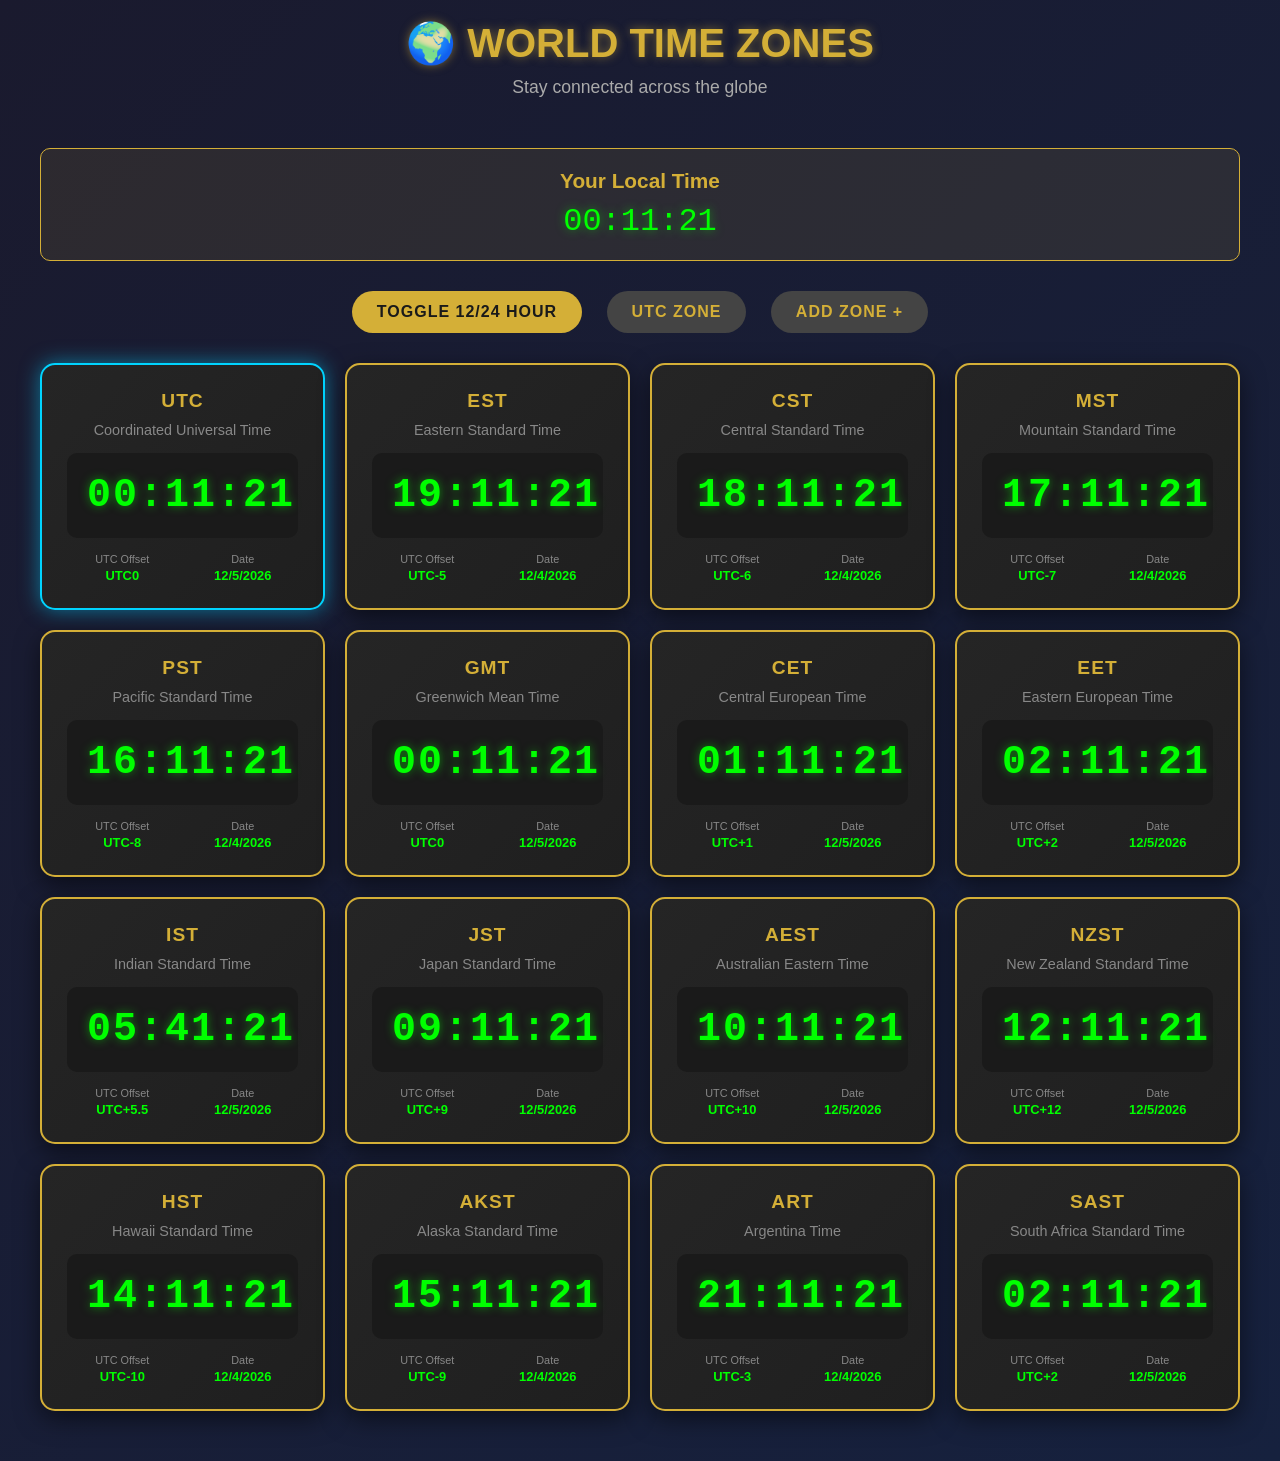
<file: clock.html>
<!DOCTYPE html>
<html lang="en">
<head>
    <meta charset="UTF-8">
    <meta name="viewport" content="width=device-width, initial-scale=1.0">
    <title>Digital Clock - Multiple Time Zones</title>
    <style>
        * {
            margin: 0;
            padding: 0;
            box-sizing: border-box;
        }

        body {
            background: linear-gradient(135deg, #1a1a2e 0%, #16213e 100%);
            font-family: 'Arial', sans-serif;
            display: flex;
            flex-direction: column;
            justify-content: center;
            align-items: center;
            min-height: 100vh;
            padding: 20px;
        }

        .container {
            max-width: 1200px;
            width: 100%;
        }

        .header {
            text-align: center;
            margin-bottom: 50px;
            color: #fff;
        }

        .header h1 {
            font-size: 2.5em;
            margin-bottom: 10px;
            color: #d4af37;
            text-shadow: 0 0 10px rgba(212, 175, 55, 0.5);
        }

        .header p {
            font-size: 1.1em;
            color: #aaa;
        }

        .clocks-grid {
            display: grid;
            grid-template-columns: repeat(auto-fit, minmax(280px, 1fr));
            gap: 20px;
            margin-bottom: 30px;
        }

        .clock-card {
            background: linear-gradient(135deg, #252525 0%, #1f1f1f 100%);
            border: 2px solid #d4af37;
            border-radius: 15px;
            padding: 25px;
            text-align: center;
            box-shadow: 0 8px 25px rgba(0, 0, 0, 0.5);
            transition: transform 0.3s, box-shadow 0.3s;
        }

        .clock-card:hover {
            transform: translateY(-5px);
            box-shadow: 0 15px 40px rgba(212, 175, 55, 0.3);
        }

        .clock-card.active {
            border-color: #00d4ff;
            box-shadow: 0 0 20px rgba(0, 212, 255, 0.5);
        }

        .timezone-name {
            color: #d4af37;
            font-size: 1.2em;
            font-weight: bold;
            margin-bottom: 10px;
            text-transform: uppercase;
            letter-spacing: 1px;
        }

        .timezone-region {
            color: #888;
            font-size: 0.9em;
            margin-bottom: 15px;
        }

        .digital-time {
            background: #1a1a1a;
            color: #00ff00;
            font-size: 2.5em;
            font-weight: bold;
            font-family: 'Courier New', monospace;
            padding: 20px;
            border-radius: 10px;
            margin-bottom: 15px;
            text-shadow: 0 0 10px rgba(0, 255, 0, 0.5);
            letter-spacing: 2px;
        }

        .time-info {
            display: flex;
            justify-content: space-around;
            gap: 10px;
            color: #ccc;
            font-size: 0.85em;
        }

        .time-info div {
            flex: 1;
        }

        .time-label {
            color: #888;
            font-size: 0.8em;
            margin-bottom: 3px;
        }

        .time-value {
            color: #00ff00;
            font-weight: bold;
            font-size: 0.95em;
        }

        .controls {
            text-align: center;
            margin-bottom: 30px;
        }

        .btn {
            background: #d4af37;
            color: #1a1a1a;
            border: none;
            padding: 12px 25px;
            margin: 0 10px;
            border-radius: 25px;
            cursor: pointer;
            font-size: 1em;
            font-weight: bold;
            transition: 0.3s;
            text-transform: uppercase;
            letter-spacing: 1px;
        }

        .btn:hover {
            background: #fff;
            transform: scale(1.05);
        }

        .btn-secondary {
            background: #444;
            color: #d4af37;
        }

        .btn-secondary:hover {
            background: #555;
            color: #fff;
        }

        .current-local {
            text-align: center;
            color: #fff;
            padding: 20px;
            background: rgba(212, 175, 55, 0.1);
            border: 1px solid #d4af37;
            border-radius: 10px;
            margin-bottom: 30px;
        }

        .current-local h2 {
            color: #d4af37;
            margin-bottom: 10px;
            font-size: 1.3em;
        }

        .current-local .local-time {
            font-size: 2em;
            font-family: 'Courier New', monospace;
            color: #00ff00;
            text-shadow: 0 0 10px rgba(0, 255, 0, 0.5);
        }

        @media (max-width: 768px) {
            .header h1 {
                font-size: 2em;
            }

            .clocks-grid {
                grid-template-columns: 1fr;
            }

            .digital-time {
                font-size: 2em;
            }
        }
    </style>
</head>
<body>
    <div class="container">
        <div class="header">
            <h1>🌍 WORLD TIME ZONES</h1>
            <p>Stay connected across the globe</p>
        </div>

        <div class="current-local">
            <h2>Your Local Time</h2>
            <div class="local-time" id="localTime">00:00:00</div>
        </div>

        <div class="controls">
            <button class="btn" onclick="toggleFormat()">Toggle 12/24 Hour</button>
            <button class="btn btn-secondary" onclick="setActive('UTC')">UTC Zone</button>
            <button class="btn btn-secondary" onclick="addCustomZone()">Add Zone +</button>
        </div>

        <div class="clocks-grid" id="clocksContainer">
            <!-- Clocks will be inserted here -->
        </div>
    </div>

    <script>
        let is24Hour = true;
        let activeZone = 'UTC';

        // Define time zones
        const timeZones = [
            { name: 'UTC', region: 'Coordinated Universal Time', offset: 0 },
            { name: 'EST', region: 'Eastern Standard Time', offset: -5 },
            { name: 'CST', region: 'Central Standard Time', offset: -6 },
            { name: 'MST', region: 'Mountain Standard Time', offset: -7 },
            { name: 'PST', region: 'Pacific Standard Time', offset: -8 },
            { name: 'GMT', region: 'Greenwich Mean Time', offset: 0 },
            { name: 'CET', region: 'Central European Time', offset: 1 },
            { name: 'EET', region: 'Eastern European Time', offset: 2 },
            { name: 'IST', region: 'Indian Standard Time', offset: 5.5 },
            { name: 'JST', region: 'Japan Standard Time', offset: 9 },
            { name: 'AEST', region: 'Australian Eastern Time', offset: 10 },
            { name: 'NZST', region: 'New Zealand Standard Time', offset: 12 },
            { name: 'HST', region: 'Hawaii Standard Time', offset: -10 },
            { name: 'AKST', region: 'Alaska Standard Time', offset: -9 },
            { name: 'ART', region: 'Argentina Time', offset: -3 },
            { name: 'SAST', region: 'South Africa Standard Time', offset: 2 }
        ];

        function formatTime(hours, minutes, seconds) {
            if (!is24Hour) {
                const period = hours >= 12 ? 'PM' : 'AM';
                hours = hours % 12 || 12;
                return `${String(hours).padStart(2, '0')}:${String(minutes).padStart(2, '0')}:${String(seconds).padStart(2, '0')} ${period}`;
            }
            return `${String(hours).padStart(2, '0')}:${String(minutes).padStart(2, '0')}:${String(seconds).padStart(2, '0')}`;
        }

        function getTimeInZone(offset) {
            const now = new Date();
            const utcTime = new Date(now.getTime() + now.getTimezoneOffset() * 60000);
            const zoneTime = new Date(utcTime.getTime() + offset * 3600000);
            return {
                hours: zoneTime.getHours(),
                minutes: zoneTime.getMinutes(),
                seconds: zoneTime.getSeconds(),
                date: zoneTime.toLocaleDateString()
            };
        }

        function createClockCard(tz) {
            const { hours, minutes, seconds, date } = getTimeInZone(tz.offset);
            const formattedTime = formatTime(hours, minutes, seconds);
            const isActive = tz.name === activeZone;

            return `
                <div class="clock-card ${isActive ? 'active' : ''}" onclick="setActive('${tz.name}')">
                    <div class="timezone-name">${tz.name}</div>
                    <div class="timezone-region">${tz.region}</div>
                    <div class="digital-time">${formattedTime}</div>
                    <div class="time-info">
                        <div>
                            <div class="time-label">UTC Offset</div>
                            <div class="time-value">UTC${tz.offset > 0 ? '+' : ''}${tz.offset}</div>
                        </div>
                        <div>
                            <div class="time-label">Date</div>
                            <div class="time-value">${date}</div>
                        </div>
                    </div>
                </div>
            `;
        }

        function renderClocks() {
            const container = document.getElementById('clocksContainer');
            container.innerHTML = timeZones.map(tz => createClockCard(tz)).join('');
        }

        function updateClocks() {
            renderClocks();
            updateLocalTime();
        }

        function updateLocalTime() {
            const now = new Date();
            const hours = now.getHours();
            const minutes = now.getMinutes();
            const seconds = now.getSeconds();
            const formattedTime = formatTime(hours, minutes, seconds);
            document.getElementById('localTime').textContent = formattedTime;
        }

        function toggleFormat() {
            is24Hour = !is24Hour;
            updateClocks();
        }

        function setActive(zoneName) {
            activeZone = zoneName;
            renderClocks();
        }

        function addCustomZone() {
            const zoneName = prompt('Enter time zone name (e.g., GST):');
            if (zoneName) {
                const offset = prompt('Enter UTC offset (e.g., 4 or -5 or 5.5):');
                if (offset !== null) {
                    timeZones.push({
                        name: zoneName.toUpperCase(),
                        region: `Custom Time Zone ${zoneName}`,
                        offset: parseFloat(offset)
                    });
                    renderClocks();
                }
            }
        }

        // Initialize and update every second
        updateClocks();
        setInterval(updateClocks, 1000);
    </script>
</body>
</html>
</file>
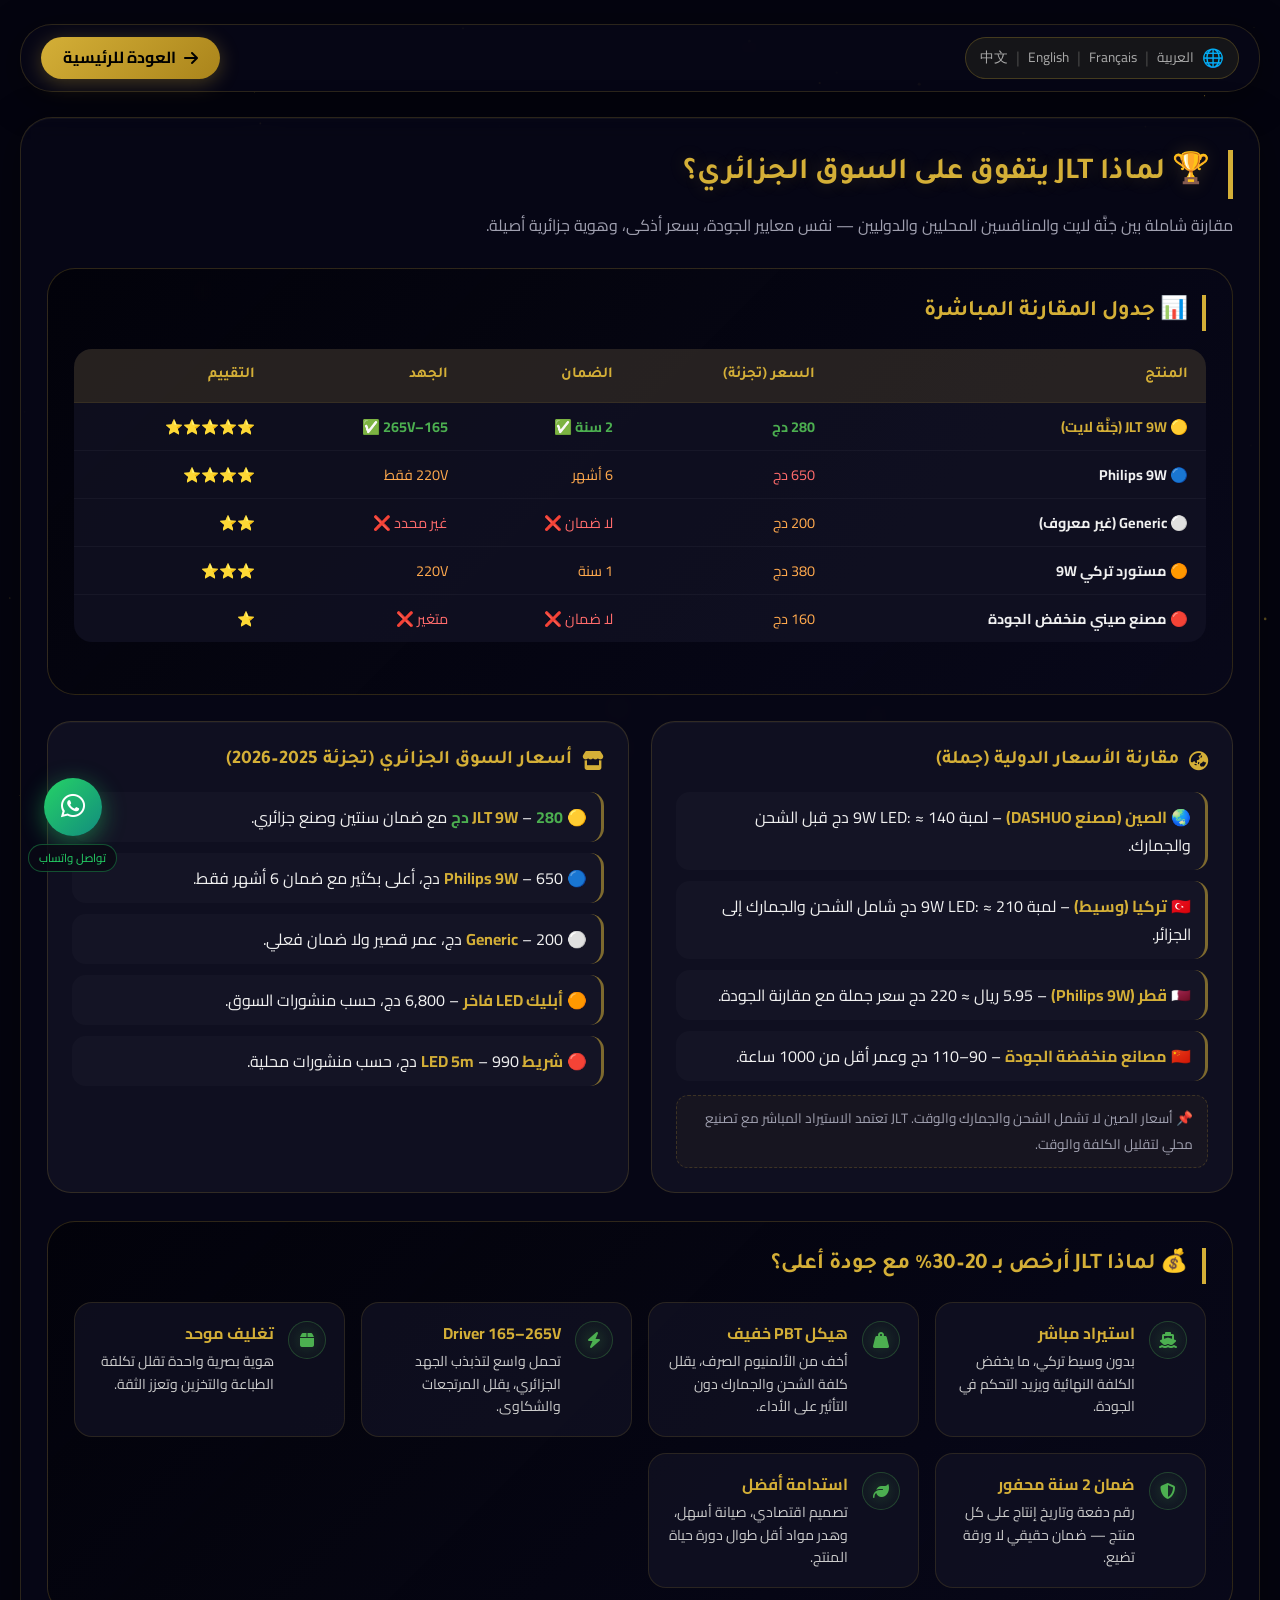
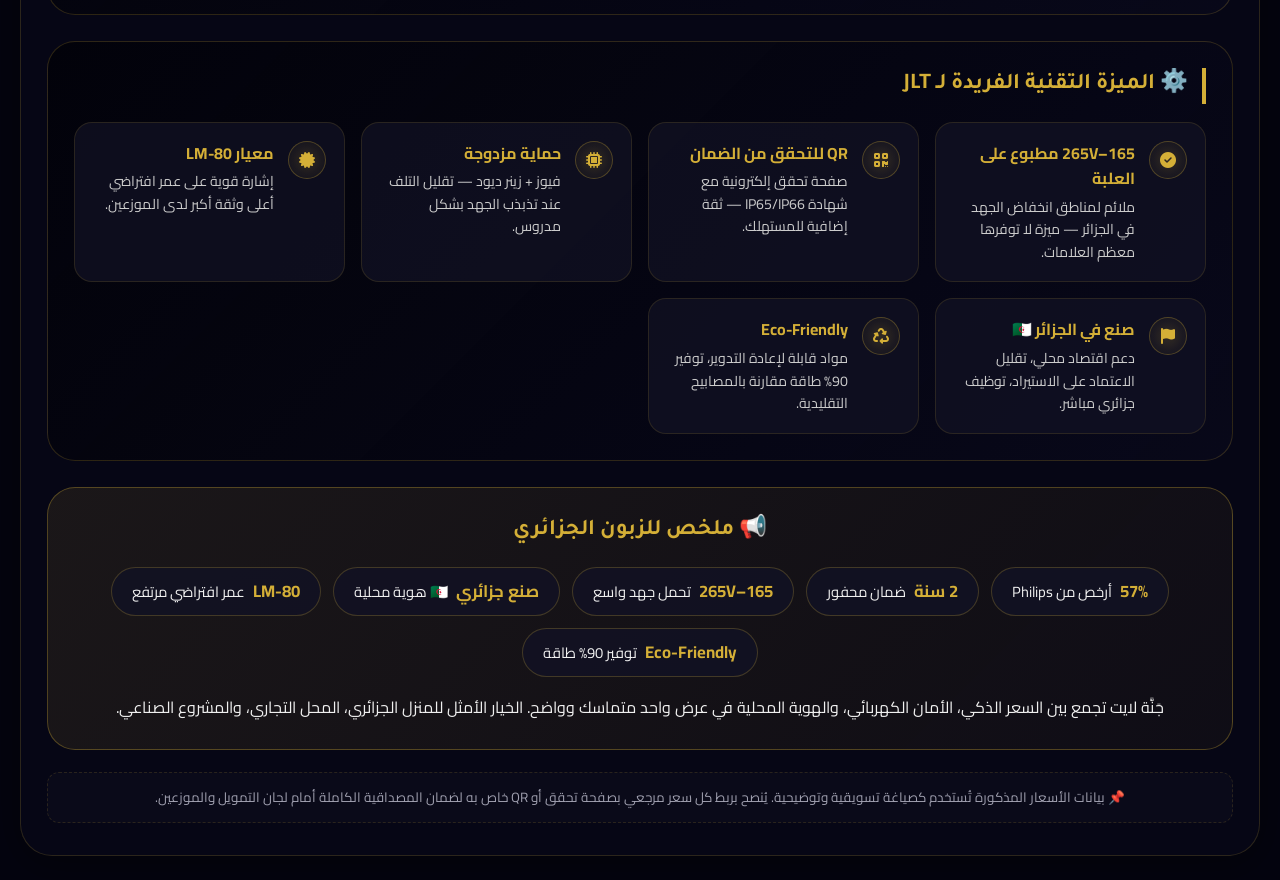
<file: comparison.html>
<!DOCTYPE html>
<html lang="ar" dir="rtl">
<head>
<meta charset="UTF-8">
<meta name="viewport" content="width=device-width, initial-scale=1.0, user-scalable=no">
<title>جَنَّة لايت | لماذا JLT يتفوق على السوق؟</title>
<link rel="preconnect" href="https://fonts.googleapis.com">
<link rel="preconnect" href="https://fonts.gstatic.com" crossorigin>
<link href="https://fonts.googleapis.com/css2?family=Cairo:wght@300;400;600;700;900&family=Tajawal:wght@300;400;500;700;800&display=swap" rel="stylesheet">
<link rel="stylesheet" href="https://cdnjs.cloudflare.com/ajax/libs/font-awesome/6.5.1/css/all.min.css">
<style>
    /* FIX: منع الأبيض عند التمرير */
    html {
        background-color: #04040f;
        min-height: 100%;
    }

    /* FIX: خلفية داكنة ثابتة خلف كل شيء */
    body::before {
        content: '';
        position: fixed;
        inset: 0;
        background: #04040f;
        z-index: -1;
    }

/* ============================================================
   VARIABLES
============================================================ */
:root {
    --gold: #d4af37;
    --gold-light: #f0d060;
    --gold-dark: #aa841b;
    --dark: #1a1a1a;
    --bg-deep: #04040f;
    --glass: rgba(10,10,28,0.55);
    --glass-border: rgba(212,175,55,0.18);
    --text-primary: #f0f0f0;
    --text-muted: #a0a0b0;
    --green: #4caf50;
}

/* ============================================================
   RESET & BASE
============================================================ */
*, *::before, *::after { margin:0; padding:0; box-sizing:border-box; }

html, body {
    min-height: 100%;
    background: #04040f;
    color: var(--text-primary);
    font-family: 'Cairo', 'Tajawal', 'Segoe UI', Tahoma, sans-serif;
    line-height: 1.6;
    overflow-x: hidden;
}

::-webkit-scrollbar { width: 6px; }
::-webkit-scrollbar-track { background: #050510; }
::-webkit-scrollbar-thumb { background: var(--gold-dark); border-radius: 3px; }
::-webkit-scrollbar-thumb:hover { background: var(--gold); }

/* ============================================================
   ANIMATIONS
============================================================ */
@keyframes float {
    0%,100% { transform: translateY(0); }
    50%      { transform: translateY(-5px); }
}
@keyframes pulseGold {
    0%,100% { box-shadow: 0 0 18px rgba(212,175,55,0.25); }
    50%     { box-shadow: 0 0 38px rgba(212,175,55,0.55); }
}
@keyframes fadeInUp {
    from { opacity:0; transform:translateY(22px); }
    to   { opacity:1; transform:translateY(0); }
}
@keyframes whatsappPulse {
    0%,100% { box-shadow: 0 6px 25px rgba(37,211,102,0.45); }
    50%     { box-shadow: 0 6px 35px rgba(37,211,102,0.7), 0 0 0 12px rgba(37,211,102,0.08); }
}

/* ============================================================
   CANVAS BACKGROUND
============================================================ */
#canvas-bg {
    position: fixed;
    inset: 0;
    width: 100%; height: 100%;
    z-index: 0;
    pointer-events: none;
}

/* ============================================================
   WHATSAPP FLOAT
============================================================ */
.whatsapp-float {
    position: fixed;
    bottom: 28px; left: 28px;
    z-index: 999;
    display: flex;
    flex-direction: column;
    align-items: center;
    gap: 8px;
}
.whatsapp-btn {
    width: 58px; height: 58px;
    background: linear-gradient(135deg, #25d366, #128c7e);
    border-radius: 50%;
    display: flex; align-items: center; justify-content: center;
    box-shadow: 0 6px 25px rgba(37,211,102,0.45);
    text-decoration: none;
    transition: all 0.3s;
    animation: whatsappPulse 2.5s infinite;
}
.whatsapp-btn:hover { transform: scale(1.12) translateY(-3px); }
.whatsapp-btn i { color:#fff; font-size:1.7rem; }
.whatsapp-label {
    background: rgba(10,10,20,0.85);
    color: #25d366;
    font-size: 0.72rem;
    padding: 4px 10px;
    border-radius: 20px;
    border: 1px solid rgba(37,211,102,0.35);
    white-space: nowrap;
}

/* ============================================================
   CONTAINER
============================================================ */
.container {
    position: relative;
    z-index: 2;
    max-width: 1300px;
    margin: 0 auto;
    padding: 24px 20px;
}

/* ============================================================
   TOP BAR
============================================================ */
.top-bar {
    background: var(--glass);
    backdrop-filter: blur(12px);
    -webkit-backdrop-filter: blur(12px);
    border-radius: 32px;
    border: 1px solid var(--glass-border);
    padding: 12px 20px;
    margin-bottom: 25px;
    box-shadow: 0 8px 40px rgba(0,0,0,0.4);
    display: flex;
    justify-content: space-between;
    align-items: center;
    flex-wrap: wrap;
    gap: 14px;
}
.lang-switcher {
    background: rgba(26,26,26,0.8);
    padding: 6px 14px;
    border-radius: 30px;
    border: 1px solid rgba(212,175,55,0.25);
    display: inline-flex;
    gap: 8px; align-items: center;
}
.lang-switcher a { color:#aaa; text-decoration:none; font-size:0.85rem; transition:color 0.2s; }
.lang-switcher a:hover { color: var(--gold-light); }
.btn-back {
    background: linear-gradient(135deg, var(--gold), var(--gold-dark));
    color: #000;
    padding: 8px 22px;
    border-radius: 40px;
    font-weight: bold;
    text-decoration: none;
    display: inline-flex;
    align-items: center;
    gap: 8px;
    transition: 0.3s;
    font-family: 'Cairo', sans-serif;
    box-shadow: 0 4px 20px rgba(212,175,55,0.3);
}
.btn-back:hover { transform: translateY(-3px); box-shadow: 0 8px 25px rgba(212,175,55,0.5); }

/* ============================================================
   MAIN GLASS WRAPPER
============================================================ */
.jlt-section {
    background: var(--glass);
    backdrop-filter: blur(12px);
    -webkit-backdrop-filter: blur(12px);
    border-radius: 32px;
    border: 1px solid var(--glass-border);
    padding: 32px 26px;
    box-shadow: 0 8px 40px rgba(0,0,0,0.4), inset 0 1px 0 rgba(255,255,255,0.04);
    animation: fadeInUp 0.6s ease both;
}

/* ============================================================
   SECTION TITLE
============================================================ */
.section-title {
    color: var(--gold);
    font-size: 1.9rem;
    border-right: 5px solid var(--gold);
    padding-right: 18px;
    display: inline-block;
    margin-bottom: 12px;
    font-family: 'Tajawal', 'Cairo', sans-serif;
    font-weight: 700;
    text-shadow: 0 0 18px rgba(212,175,55,0.2);
}
.subtitle {
    color: var(--text-muted);
    margin-bottom: 28px;
    line-height: 1.85;
    font-size: 1rem;
    max-width: 860px;
}

/* ============================================================
   COMPARISON GRID (بطاقتان جانب بجانب)
============================================================ */
.compare-grid {
    display: grid;
    grid-template-columns: repeat(auto-fit, minmax(300px, 1fr));
    gap: 22px;
    margin-bottom: 28px;
}

.card {
    background: rgba(18,18,36,0.78);
    border: 1px solid rgba(212,175,55,0.18);
    border-radius: 24px;
    padding: 24px;
    box-shadow: inset 0 1px 0 rgba(255,255,255,0.03);
    transition: border-color 0.3s, box-shadow 0.3s;
    animation: float 5s infinite ease-in-out;
}
.card:nth-child(2) { animation-delay: 0.4s; }
.card:hover {
    border-color: rgba(212,175,55,0.5);
    box-shadow: 0 0 28px rgba(212,175,55,0.18);
    animation: none;
}

.card h3 {
    color: var(--gold);
    margin-bottom: 16px;
    font-size: 1.2rem;
    display: flex;
    align-items: center;
    gap: 10px;
    font-family: 'Tajawal', 'Cairo', sans-serif;
    font-weight: 700;
}

.card ul { list-style: none; padding: 0; margin: 0; }

.card li {
    margin-bottom: 11px;
    padding: 11px 14px;
    border-right: 3px solid rgba(212,175,55,0.55);
    background: rgba(255,255,255,0.025);
    border-radius: 14px;
    color: var(--text-primary);
    line-height: 1.75;
    transition: background 0.2s, border-color 0.2s;
}
.card li:hover {
    background: rgba(212,175,55,0.07);
    border-right-color: var(--gold);
}
.card li strong { color: var(--gold); }

.note {
    margin-top: 14px;
    color: var(--text-muted);
    font-size: 0.85rem;
    line-height: 1.85;
    padding: 10px 14px;
    background: rgba(212,175,55,0.04);
    border-radius: 12px;
    border: 1px dashed rgba(212,175,55,0.2);
}

/* ============================================================
   SECTION BOX (لماذا أرخص + الميزة التقنية)
============================================================ */
.section-box {
    background: linear-gradient(135deg, rgba(0,0,0,0.5), rgba(10,10,28,0.72));
    border: 1px solid rgba(212,175,55,0.2);
    border-radius: 28px;
    padding: 26px;
    margin-bottom: 26px;
}
.section-box h3 {
    color: var(--gold);
    margin-bottom: 18px;
    font-size: 1.4rem;
    font-family: 'Tajawal', 'Cairo', sans-serif;
    font-weight: 700;
    border-right: 4px solid var(--gold);
    padding-right: 14px;
    display: inline-block;
}

.features-grid {
    display: grid;
    grid-template-columns: repeat(auto-fit, minmax(240px, 1fr));
    gap: 16px;
}

.feature {
    background: rgba(18,18,36,0.76);
    border: 1px solid rgba(212,175,55,0.14);
    border-radius: 18px;
    padding: 18px;
    display: flex;
    gap: 14px;
    align-items: flex-start;
    min-height: 96px;
    transition: border-color 0.3s, box-shadow 0.3s;
}
.feature:hover {
    border-color: rgba(212,175,55,0.45);
    box-shadow: 0 0 20px rgba(212,175,55,0.12);
}

.feature .icon-wrap {
    width: 38px; height: 38px;
    min-width: 38px;
    background: radial-gradient(circle, rgba(76,175,80,0.18), transparent);
    border-radius: 50%;
    display: flex; align-items: center; justify-content: center;
    border: 1px solid rgba(76,175,80,0.3);
}
.feature .icon-wrap i { color: var(--green); font-size: 1rem; }

/* الميزة التقنية: أيقونات ذهبية */
.feature.gold-icon .icon-wrap {
    background: radial-gradient(circle, rgba(212,175,55,0.18), transparent);
    border-color: rgba(212,175,55,0.3);
}
.feature.gold-icon .icon-wrap i { color: var(--gold); }

.feature strong { color: var(--gold); display: block; margin-bottom: 4px; }
.feature p { color: #ccc; font-size: 0.88rem; line-height: 1.6; margin: 0; }

/* ============================================================
   CTA — ملخص الزبون
============================================================ */
.cta-box {
    background: linear-gradient(135deg, rgba(212,175,55,0.10), rgba(170,132,27,0.06));
    border: 1px solid rgba(212,175,55,0.32);
    border-radius: 28px;
    padding: 26px;
    text-align: center;
    margin-bottom: 22px;
    animation: pulseGold 3s infinite;
}
.cta-box h3 {
    color: var(--gold);
    margin-bottom: 16px;
    font-size: 1.4rem;
    font-family: 'Tajawal', 'Cairo', sans-serif;
    font-weight: 700;
}
.cta-box p { color: var(--text-primary); line-height: 1.85; margin-top: 16px; }

/* ============================================================
   PILLS
============================================================ */
.pills {
    display: flex;
    flex-wrap: wrap;
    gap: 12px;
    justify-content: center;
    margin-top: 18px;
}
.pill {
    background: rgba(18,18,36,0.9);
    border: 1px solid rgba(212,175,55,0.25);
    border-radius: 999px;
    padding: 10px 20px;
    color: var(--text-primary);
    font-size: 0.92rem;
    display: flex;
    align-items: center;
    gap: 8px;
    transition: all 0.25s;
}
.pill:hover {
    background: rgba(212,175,55,0.12);
    border-color: var(--gold);
    transform: translateY(-2px);
}
.pill b { color: var(--gold); font-size: 1.05rem; }

/* ============================================================
   COMPARISON TABLE (جدول مقارنة)
============================================================ */
.compare-table-wrap {
    overflow-x: auto;
    margin-bottom: 26px;
}
.compare-table {
    width: 100%;
    border-collapse: collapse;
    background: rgba(18,18,36,0.75);
    border-radius: 18px;
    overflow: hidden;
    min-width: 480px;
}
.compare-table th {
    background: rgba(212,175,55,0.12);
    color: var(--gold);
    padding: 14px 18px;
    text-align: right;
    font-family: 'Tajawal', sans-serif;
    font-size: 0.95rem;
    border-bottom: 1px solid rgba(212,175,55,0.2);
}
.compare-table td {
    padding: 12px 18px;
    border-bottom: 1px solid rgba(255,255,255,0.04);
    color: var(--text-primary);
    font-size: 0.9rem;
    vertical-align: middle;
}
.compare-table tr:last-child td { border-bottom: none; }
.compare-table tr:hover td { background: rgba(212,175,55,0.04); }
.compare-table td.jlt { color: var(--green); font-weight: 700; }
.compare-table td.bad { color: #ff6b6b; }
.compare-table td.mid { color: #ffa94d; }

/* ============================================================
   FOOTER NOTE
============================================================ */
.foot-note {
    color: var(--text-muted);
    font-size: 0.84rem;
    margin-top: 10px;
    text-align: center;
    line-height: 1.85;
    padding: 12px 16px;
    background: rgba(255,255,255,0.02);
    border-radius: 12px;
    border: 1px dashed rgba(212,175,55,0.15);
}

/* ============================================================
   RESPONSIVE
============================================================ */
@media (max-width: 700px) {
    .section-title { font-size: 1.45rem; }
    .subtitle { font-size: 0.92rem; }
    .card, .section-box, .cta-box { padding: 18px; }
    .jlt-section { padding: 20px 14px; }
    .top-bar { padding: 10px 14px; }
    .whatsapp-float { bottom: 20px; left: 16px; }
}
</style>
</head>
<body>

<!-- Canvas background -->
<canvas id="canvas-bg"></canvas>

<!-- WhatsApp Float -->
<div class="whatsapp-float">
    <a href="https://wa.me/213558085645" class="whatsapp-btn" target="_blank" title="تواصل معنا واتساب">
        <i class="fab fa-whatsapp"></i>
    </a>
    <div class="whatsapp-label">تواصل واتساب</div>
</div>

<div class="container">

    <!-- TOP BAR -->
    <div class="top-bar">
        <div class="lang-switcher">
            <span style="font-size:1.1rem;">🌐</span>
            <a href="index.html">العربية</a>
            <span style="color:#444;">|</span>
            <a href="index-fr.html">Français</a>
            <span style="color:#444;">|</span>
            <a href="index-en.html">English</a>
            <span style="color:#444;">|</span>
            <a href="index-zh.html">中文</a>
        </div>
        <a href="index.html" class="btn-back">
            <i class="fas fa-arrow-right"></i> العودة للرئيسية
        </a>
    </div>

    <!-- ============================================================
         MAIN SECTION
    ============================================================ -->
    <div class="jlt-section">

        <div class="section-title">🏆 لماذا JLT يتفوق على السوق الجزائري؟</div>
        <p class="subtitle">
            مقارنة شاملة بين جَنَّة لايت والمنافسين المحليين والدوليين — نفس معايير الجودة، بسعر أذكى، وهوية جزائرية أصيلة.
        </p>

        <!-- ============================================================
             مقارنة الأسعار: جدول واضح
        ============================================================ -->
        <div class="section-box" style="margin-bottom:26px;">
            <h3>📊 جدول المقارنة المباشرة</h3>
            <div class="compare-table-wrap">
                <table class="compare-table">
                    <thead>
                        <tr>
                            <th>المنتج</th>
                            <th>السعر (تجزئة)</th>
                            <th>الضمان</th>
                            <th>الجهد</th>
                            <th>التقييم</th>
                        </tr>
                    </thead>
                    <tbody>
                        <tr>
                            <td><strong style="color:var(--gold);">🟡 JLT 9W (جَنَّة لايت)</strong></td>
                            <td class="jlt">280 دج</td>
                            <td class="jlt">2 سنة ✅</td>
                            <td class="jlt">165–265V ✅</td>
                            <td class="jlt">⭐⭐⭐⭐⭐</td>
                        </tr>
                        <tr>
                            <td><strong>🔵 Philips 9W</strong></td>
                            <td class="bad">650 دج</td>
                            <td class="mid">6 أشهر</td>
                            <td class="mid">220V فقط</td>
                            <td class="mid">⭐⭐⭐⭐</td>
                        </tr>
                        <tr>
                            <td><strong>⚪ Generic (غير معروف)</strong></td>
                            <td class="mid">200 دج</td>
                            <td class="bad">لا ضمان ❌</td>
                            <td class="bad">غير محدد ❌</td>
                            <td class="bad">⭐⭐</td>
                        </tr>
                        <tr>
                            <td><strong>🟠 مستورد تركي 9W</strong></td>
                            <td class="mid">380 دج</td>
                            <td class="mid">1 سنة</td>
                            <td class="mid">220V</td>
                            <td class="mid">⭐⭐⭐</td>
                        </tr>
                        <tr>
                            <td><strong>🔴 مصنع صيني منخفض الجودة</strong></td>
                            <td class="mid">160 دج</td>
                            <td class="bad">لا ضمان ❌</td>
                            <td class="bad">متغير ❌</td>
                            <td class="bad">⭐</td>
                        </tr>
                    </tbody>
                </table>
            </div>
        </div>

        <!-- ============================================================
             البطاقتان التفصيليتان
        ============================================================ -->
        <div class="compare-grid">

            <!-- بطاقة 1: مقارنة دولية -->
            <div class="card">
                <h3><i class="fas fa-globe-asia"></i> مقارنة الأسعار الدولية (جملة)</h3>
                <ul>
                    <li>🌏 <strong>الصين (مصنع DASHUO)</strong> – لمبة 9W LED: ≈ 140 دج قبل الشحن والجمارك.</li>
                    <li>🇹🇷 <strong>تركيا (وسيط)</strong> – لمبة 9W LED: ≈ 210 دج شامل الشحن والجمارك إلى الجزائر.</li>
                    <li>🇶🇦 <strong>قطر (Philips 9W)</strong> – 5.95 ريال ≈ 220 دج سعر جملة مع مقارنة الجودة.</li>
                    <li>🇨🇳 <strong>مصانع منخفضة الجودة</strong> – 90–110 دج وعمر أقل من 1000 ساعة.</li>
                </ul>
                <div class="note">
                    📌 أسعار الصين لا تشمل الشحن والجمارك والوقت. JLT تعتمد الاستيراد المباشر مع تصنيع محلي لتقليل الكلفة والوقت.
                </div>
            </div>

            <!-- بطاقة 2: السوق الجزائري -->
            <div class="card">
                <h3><i class="fas fa-store"></i> أسعار السوق الجزائري (تجزئة 2025–2026)</h3>
                <ul>
                    <li>🟡 <strong>JLT 9W</strong> – <span style="color:var(--green); font-weight:bold;">280 دج</span> مع ضمان سنتين وصنع جزائري.</li>
                    <li>🔵 <strong>Philips 9W</strong> – 650 دج، أعلى بكثير مع ضمان 6 أشهر فقط.</li>
                    <li>⚪ <strong>Generic</strong> – 200 دج، عمر قصير ولا ضمان فعلي.</li>
                    <li>🟠 <strong>أبليك LED فاخر</strong> – 6,800 دج، حسب منشورات السوق.</li>
                    <li>🔴 <strong>شريط LED 5m</strong> – 990 دج، حسب منشورات محلية.</li>
                </ul>
            </div>

        </div><!-- /compare-grid -->

        <!-- ============================================================
             لماذا JLT أرخص
        ============================================================ -->
        <div class="section-box">
            <h3>💰 لماذا JLT أرخص بـ 20–30% مع جودة أعلى؟</h3>
            <div class="features-grid">
                <div class="feature">
                    <div class="icon-wrap"><i class="fas fa-ship"></i></div>
                    <div>
                        <strong>استيراد مباشر</strong>
                        <p>بدون وسيط تركي، ما يخفض الكلفة النهائية ويزيد التحكم في الجودة.</p>
                    </div>
                </div>
                <div class="feature">
                    <div class="icon-wrap"><i class="fas fa-weight-hanging"></i></div>
                    <div>
                        <strong>هيكل PBT خفيف</strong>
                        <p>أخف من الألمنيوم الصرف، يقلل كلفة الشحن والجمارك دون التأثير على الأداء.</p>
                    </div>
                </div>
                <div class="feature">
                    <div class="icon-wrap"><i class="fas fa-bolt"></i></div>
                    <div>
                        <strong>Driver 165–265V</strong>
                        <p>تحمل واسع لتذبذب الجهد الجزائري، يقلل المرتجعات والشكاوى.</p>
                    </div>
                </div>
                <div class="feature">
                    <div class="icon-wrap"><i class="fas fa-box"></i></div>
                    <div>
                        <strong>تغليف موحد</strong>
                        <p>هوية بصرية واحدة تقلل تكلفة الطباعة والتخزين وتعزز الثقة.</p>
                    </div>
                </div>
                <div class="feature">
                    <div class="icon-wrap"><i class="fas fa-shield-alt"></i></div>
                    <div>
                        <strong>ضمان 2 سنة محفور</strong>
                        <p>رقم دفعة وتاريخ إنتاج على كل منتج — ضمان حقيقي لا ورقة تضيع.</p>
                    </div>
                </div>
                <div class="feature">
                    <div class="icon-wrap"><i class="fas fa-leaf"></i></div>
                    <div>
                        <strong>استدامة أفضل</strong>
                        <p>تصميم اقتصادي، صيانة أسهل، وهدر مواد أقل طوال دورة حياة المنتج.</p>
                    </div>
                </div>
            </div>
        </div>

        <!-- ============================================================
             الميزة التقنية الفريدة
        ============================================================ -->
        <div class="section-box">
            <h3>⚙️ الميزة التقنية الفريدة لـ JLT</h3>
            <div class="features-grid">
                <div class="feature gold-icon">
                    <div class="icon-wrap"><i class="fas fa-check-circle"></i></div>
                    <div>
                        <strong>165–265V مطبوع على العلبة</strong>
                        <p>ملائم لمناطق انخفاض الجهد في الجزائر — ميزة لا توفرها معظم العلامات.</p>
                    </div>
                </div>
                <div class="feature gold-icon">
                    <div class="icon-wrap"><i class="fas fa-qrcode"></i></div>
                    <div>
                        <strong>QR للتحقق من الضمان</strong>
                        <p>صفحة تحقق إلكترونية مع شهادة IP65/IP66 — ثقة إضافية للمستهلك.</p>
                    </div>
                </div>
                <div class="feature gold-icon">
                    <div class="icon-wrap"><i class="fas fa-microchip"></i></div>
                    <div>
                        <strong>حماية مزدوجة</strong>
                        <p>فيوز + زينر ديود — تقليل التلف عند تذبذب الجهد بشكل مدروس.</p>
                    </div>
                </div>
                <div class="feature gold-icon">
                    <div class="icon-wrap"><i class="fas fa-certificate"></i></div>
                    <div>
                        <strong>معيار LM-80</strong>
                        <p>إشارة قوية على عمر افتراضي أعلى وثقة أكبر لدى الموزعين.</p>
                    </div>
                </div>
                <div class="feature gold-icon">
                    <div class="icon-wrap"><i class="fas fa-flag"></i></div>
                    <div>
                        <strong>صنع في الجزائر 🇩🇿</strong>
                        <p>دعم اقتصاد محلي، تقليل الاعتماد على الاستيراد، توظيف جزائري مباشر.</p>
                    </div>
                </div>
                <div class="feature gold-icon">
                    <div class="icon-wrap"><i class="fas fa-recycle"></i></div>
                    <div>
                        <strong>Eco-Friendly</strong>
                        <p>مواد قابلة لإعادة التدوير، توفير 90% طاقة مقارنة بالمصابيح التقليدية.</p>
                    </div>
                </div>
            </div>
        </div>

        <!-- ============================================================
             CTA — ملخص للزبون
        ============================================================ -->
        <div class="cta-box">
            <h3>📢 ملخص للزبون الجزائري</h3>
            <div class="pills">
                <div class="pill"><b>57%</b> أرخص من Philips</div>
                <div class="pill"><b>2 سنة</b> ضمان محفور</div>
                <div class="pill"><b>165–265V</b> تحمل جهد واسع</div>
                <div class="pill"><b>صنع جزائري</b> 🇩🇿 هوية محلية</div>
                <div class="pill"><b>LM-80</b> عمر افتراضي مرتفع</div>
                <div class="pill"><b>Eco-Friendly</b> توفير 90% طاقة</div>
            </div>
            <p>
                جَنَّة لايت تجمع بين السعر الذكي، الأمان الكهربائي، والهوية المحلية في عرض واحد متماسك وواضح.
                الخيار الأمثل للمنزل الجزائري، المحل التجاري، والمشروع الصناعي.
            </p>
        </div>

        <!-- ملاحظة أسفل الصفحة -->
        <div class="foot-note">
            📌 بيانات الأسعار المذكورة تُستخدم كصياغة تسويقية وتوضيحية. يُنصح بربط كل سعر مرجعي بصفحة تحقق أو QR خاص به لضمان المصداقية الكاملة أمام لجان التمويل والموزعين.
        </div>

    </div><!-- /jlt-section -->

</div><!-- /container -->

<!-- SCRIPTS -->
<script>
    /* Canvas ambient particles */
    (function () {
        const canvas = document.getElementById('canvas-bg');
        const ctx = canvas.getContext('2d');
        let W, H, particles = [];

        function resize() {
            W = canvas.width  = window.innerWidth;
            H = canvas.height = window.innerHeight;
        }

        function rand(a, b) { return Math.random() * (b - a) + a; }

        function init() {
            particles = [];
            const count = Math.floor((W * H) / 13000);
            for (let i = 0; i < count; i++) {
                particles.push({
                    x: rand(0, W), y: rand(0, H),
                    r: rand(0.3, 1.6),
                    dx: rand(-0.12, 0.12),
                    dy: rand(-0.12, 0.12),
                    alpha: rand(0.15, 0.65)
                });
            }
        }

        function draw() {
            ctx.clearRect(0, 0, W, H);
            particles.forEach(p => {
                ctx.beginPath();
                ctx.arc(p.x, p.y, p.r, 0, Math.PI * 2);
                ctx.fillStyle = `rgba(212,175,55,${p.alpha})`;
                ctx.fill();
                p.x += p.dx; p.y += p.dy;
                if (p.x < 0 || p.x > W) p.dx *= -1;
                if (p.y < 0 || p.y > H) p.dy *= -1;
            });
            requestAnimationFrame(draw);
        }

        window.addEventListener('resize', () => { resize(); init(); });
        resize(); init(); draw();
    })();
</script>

</body>
</html>
</file>
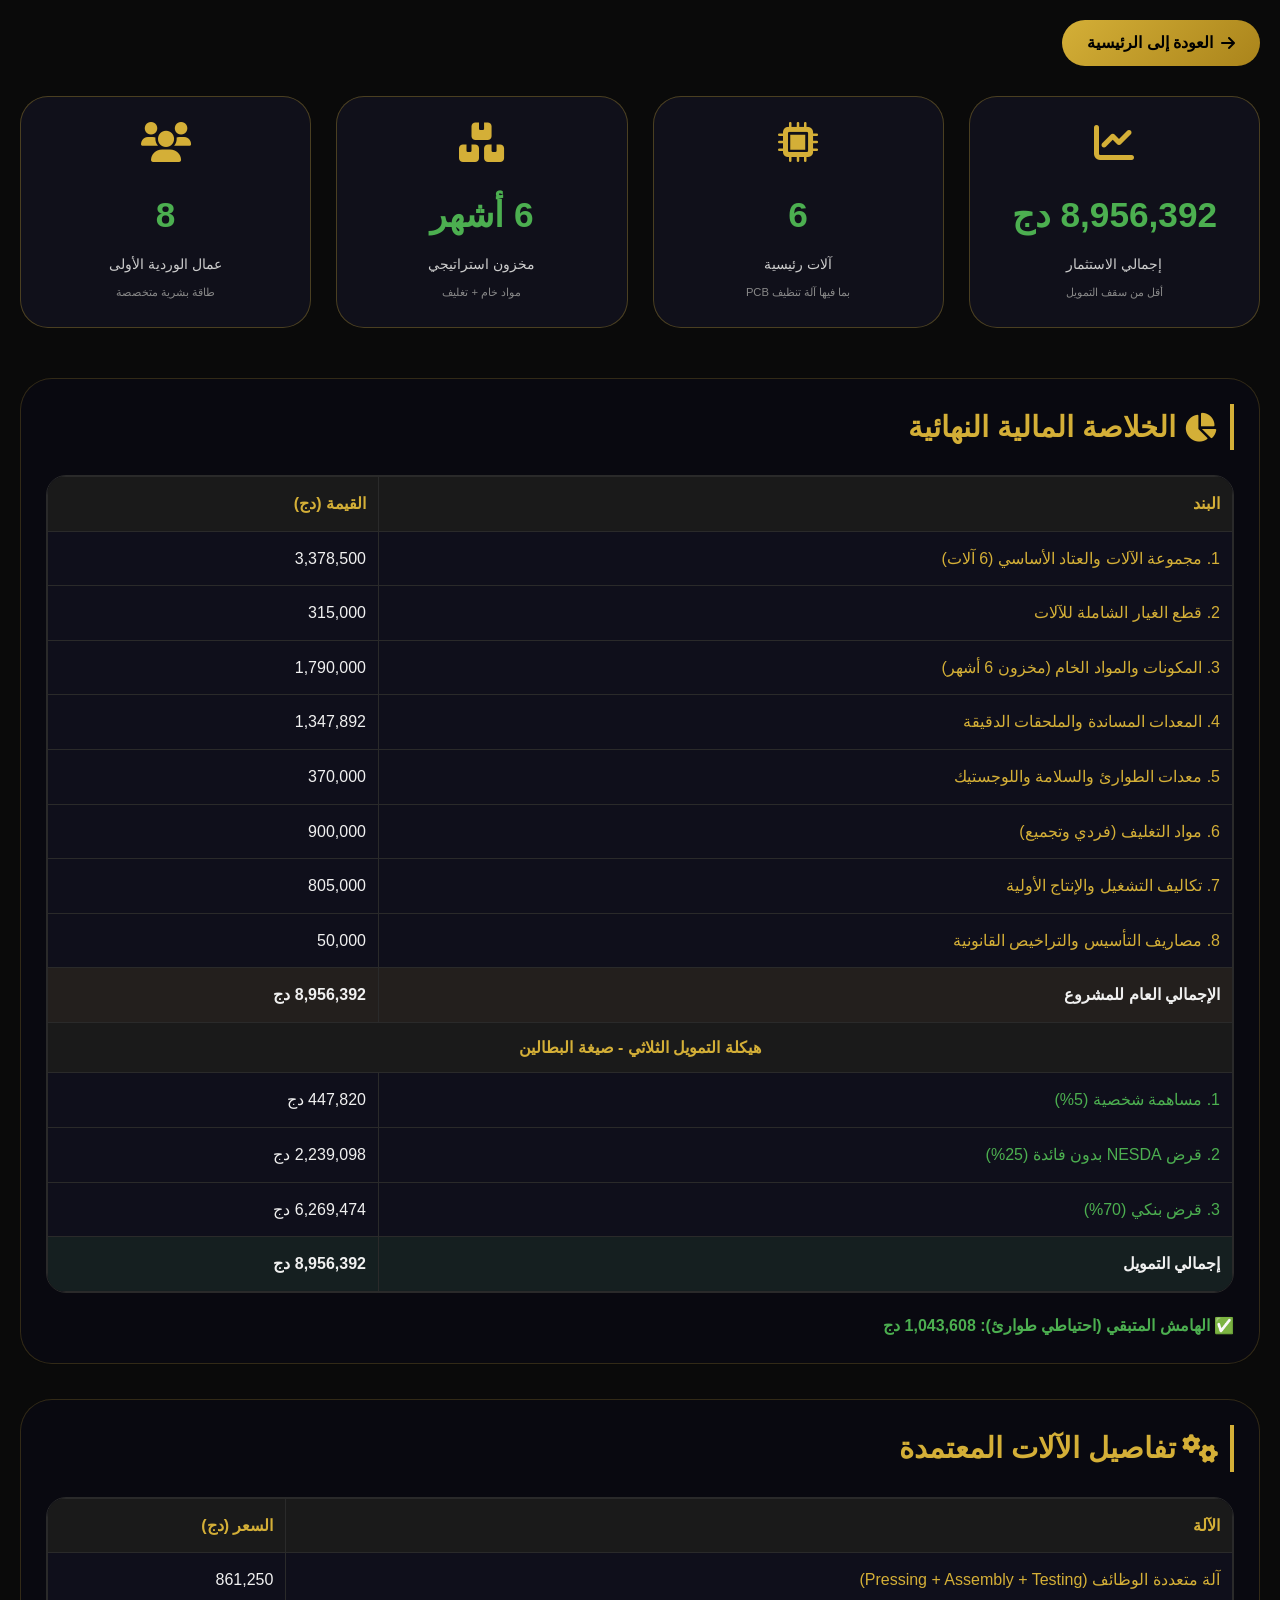
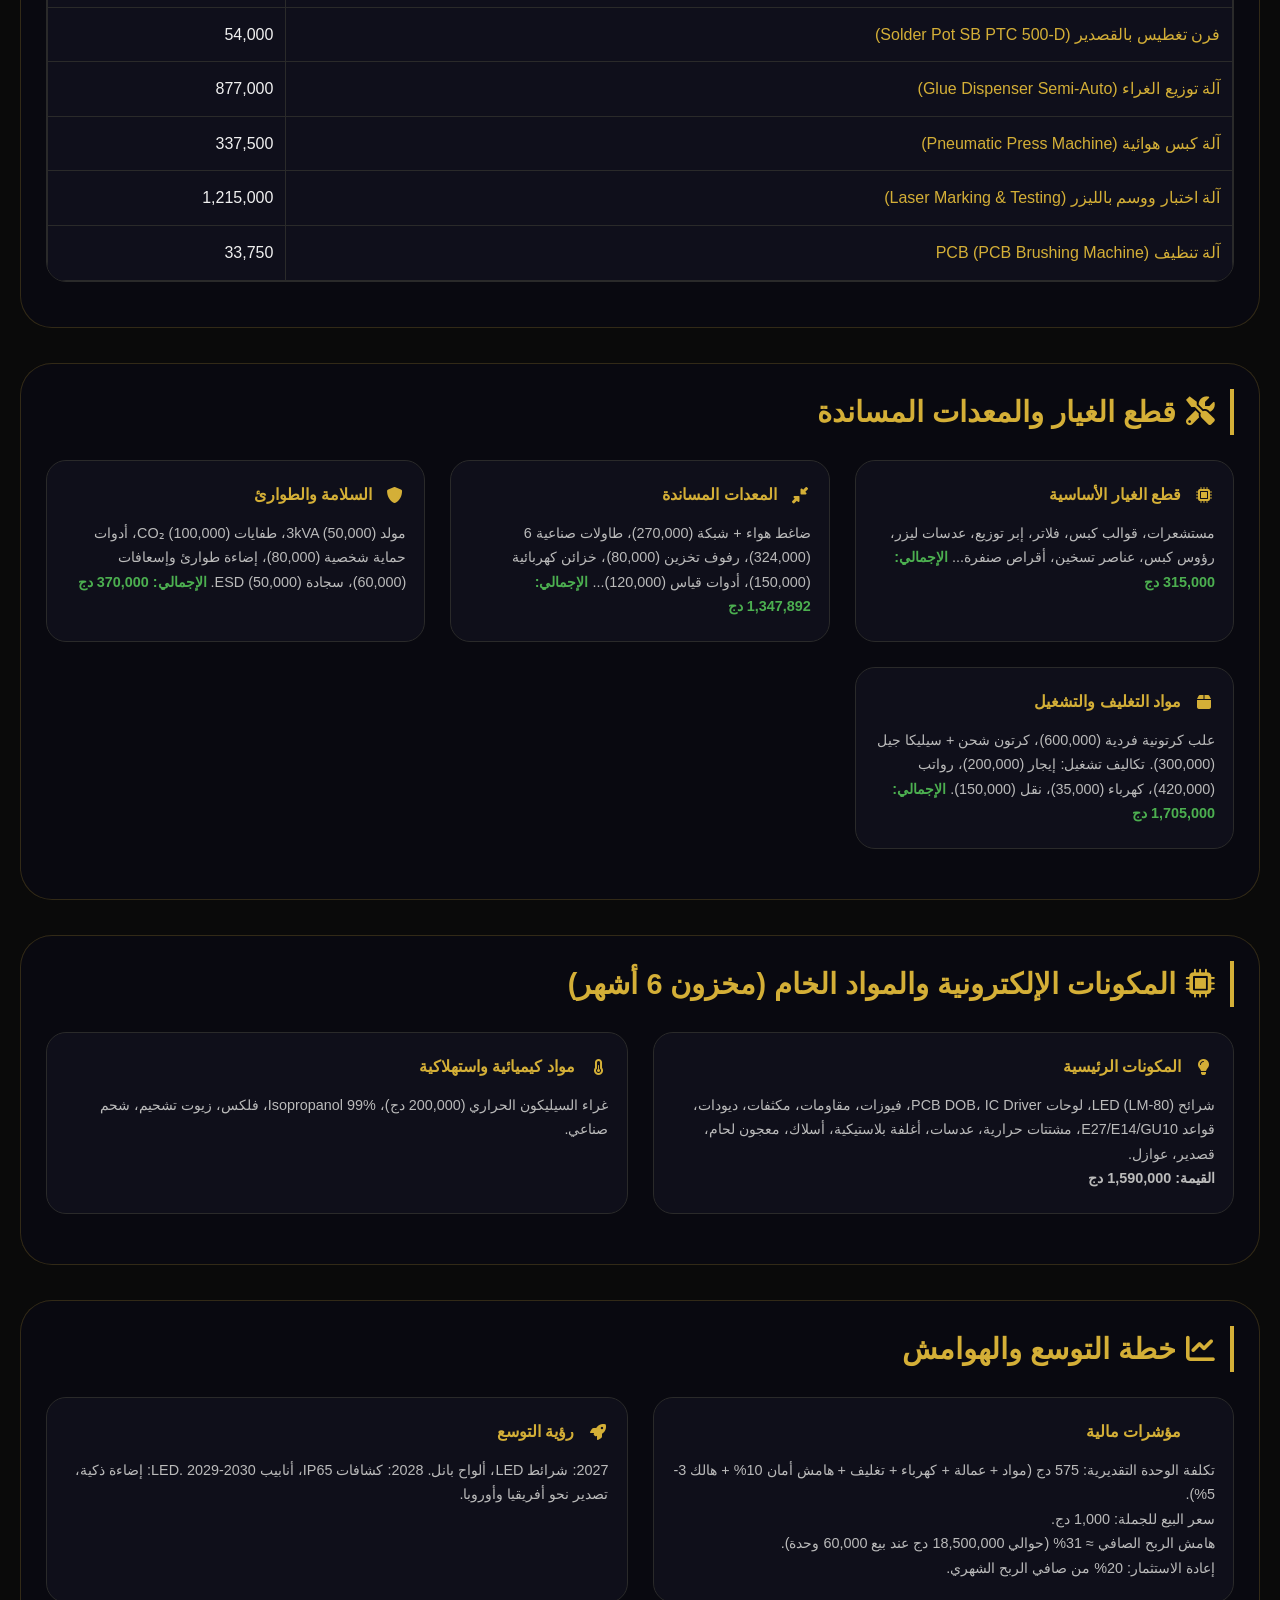
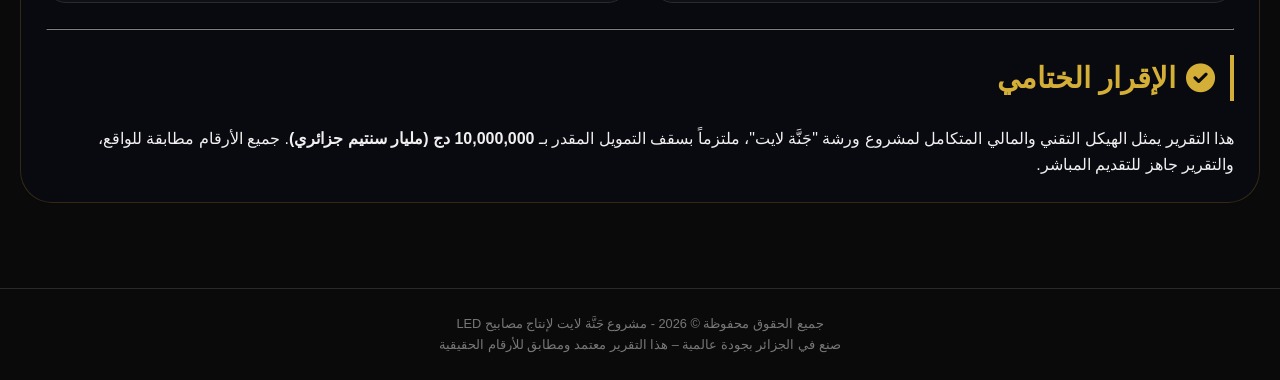
<file: finance.html>
<!DOCTYPE html>
<html lang="ar" dir="rtl">
<head>
<!-- Playables SDK -->
<script>// Playables SDK v1.0.0
(function() {
  'use strict';
  if (window.playablesSDK) return;

  var HANDLER_NAME = 'playablesGameEventHandler';
  var ANDROID_BRIDGE_NAME = '_MetaPlayablesBridge';
  var RAF_FRAME_THRESHOLD = 3;

  var gameReadySent = false;
  var firstInteractionSent = false;
  var errorSent = false;
  var frameCount = 0;
  var originalRAF = window.requestAnimationFrame;

  function hasIOSBridge() {
    return !!(window.webkit && window.webkit.messageHandlers && window.webkit.messageHandlers[HANDLER_NAME]);
  }

  function hasAndroidBridge() {
    return !!(window[ANDROID_BRIDGE_NAME] && typeof window[ANDROID_BRIDGE_NAME].postEvent === 'function');
  }

  function isInIframe() {
    return !!(window.parent && window.parent !== window);
  }

  function sendEvent(eventName, payload) {
    var message = {
      type: eventName,
      payload: payload || {},
      timestamp: Date.now()
    };

    if (hasIOSBridge()) {
      try { window.webkit.messageHandlers[HANDLER_NAME].postMessage(message); } catch (e) {}
      return;
    }

    if (hasAndroidBridge()) {
      try {
        var p = payload || {};
        p.__secureToken = window.__fbAndroidBridgeAuthToken || '';
        p.timestamp = message.timestamp;
        window[ANDROID_BRIDGE_NAME].postEvent(eventName, JSON.stringify(p));
      } catch (e) {}
      return;
    }

    if (isInIframe()) {
      try { window.parent.postMessage(message, '*'); } catch (e) {}
      return;
    }
  }

  function onFrame() {
    if (gameReadySent) return;
    frameCount++;
    if (frameCount >= RAF_FRAME_THRESHOLD) {
      gameReadySent = true;
      sendEvent('game_ready', { frame_count: frameCount, detected_at: Date.now() });
      return;
    }
    originalRAF.call(window, onFrame);
  }

  if (originalRAF) {
    window.requestAnimationFrame = function(callback) {
      if (!gameReadySent) {
        return originalRAF.call(window, function(timestamp) {
          frameCount++;
          if (frameCount >= RAF_FRAME_THRESHOLD && !gameReadySent) {
            gameReadySent = true;
            sendEvent('game_ready', { frame_count: frameCount, detected_at: Date.now() });
          }
          callback(timestamp);
        });
      }
      return originalRAF.call(window, callback);
    };
  }

  function setupFirstInteractionDetection() {
    var events = ['touchstart', 'mousedown', 'keydown'];
    function onFirstInteraction() {
      if (firstInteractionSent) return;
      firstInteractionSent = true;
      sendEvent('user_interaction_start', null);
      for (var i = 0; i < events.length; i++) document.removeEventListener(events[i], onFirstInteraction, true);
    }
    for (var i = 0; i < events.length; i++) document.addEventListener(events[i], onFirstInteraction, true);
  }

  if (document.readyState === 'loading') {
    document.addEventListener('DOMContentLoaded', setupFirstInteractionDetection);
  } else {
    setupFirstInteractionDetection();
  }

  window.addEventListener('error', function(event) {
    if (errorSent) return;
    errorSent = true;
    sendEvent('error', {
      message: event.message || 'Unknown error',
      source: event.filename || '',
      lineno: event.lineno || 0,
      colno: event.colno || 0,
      auto_captured: true
    });
  });

  window.addEventListener('unhandledrejection', function(event) {
    if (errorSent) return;
    errorSent = true;
    var reason = event.reason;
    sendEvent('error', {
      message: (reason instanceof Error) ? reason.message : String(reason),
      type: 'unhandled_promise_rejection',
      auto_captured: true
    });
  });

  window.playablesSDK = {
    complete: function(score) {
      sendEvent('game_ended', { score: score, completed: true });
    },
    error: function(message) {
      if (errorSent) return;
      errorSent = true;
      sendEvent('error', { message: message || 'Unknown error', auto_captured: false });
    },
    sendEvent: function(eventName, payload) {
      if (!eventName || typeof eventName !== 'string') return;
      sendEvent(eventName, payload);
    }
  };

  if (originalRAF) originalRAF.call(window, onFrame);
})();
</script>
<!-- PLAYABLE_TOUCH_PATCH_V1 -->
<script>
(function() {
  if (window.__playableTouchPatchInstalled) return;
  window.__playableTouchPatchInstalled = true;
  var origAdd = EventTarget.prototype.addEventListener;
  var blockedTypes = { touchstart: 1, touchmove: 1, wheel: 1 };
  EventTarget.prototype.addEventListener = function(type, listener, options) {
    if (blockedTypes[type]) {
      if (options === undefined || options === null) {
        options = { passive: true };
      } else if (typeof options === 'boolean') {
        options = { capture: options, passive: true };
      } else {
        options = Object.assign({}, options, { passive: true });
      }
    }
    return origAdd.call(this, type, listener, options);
  };
})();
</script>
<script>window.Intl=window.Intl||{};Intl.t=function(s){return(Intl._locale&&Intl._locale[s])||s;};</script>
<meta charset="UTF-8">
<meta name="viewport" content="width=device-width, initial-scale=1.0, user-scalable=no">
<title>جَنَّة لايت - التقرير المالي التفصيلي</title>
<link rel="stylesheet" href="https://cdnjs.cloudflare.com/ajax/libs/font-awesome/6.0.0-beta3/css/all.min.css">
<style>
    :root {
        --gold: #d4af37;
        --gold-dark: #aa841b;
        --dark: #0f0f0f;
        --card-bg: rgba(18, 18, 30, 0.85);
        --border-glow: rgba(212, 175, 55, 0.3);
    }
    * { margin: 0; padding: 0; box-sizing: border-box; }
    body {
        background-color: #0a0a0a;
        font-family: 'Segoe UI', Tahoma, Geneva, Verdana, sans-serif;
        color: #f0f0f0;
        line-height: 1.6;
        overflow-x: hidden;
    }
    #canvas-bg {
        position: fixed;
        top: 0;
        left: 0;
        width: 100%;
        height: 100%;
        z-index: 0;
        pointer-events: none;
    }
    .container {
        position: relative;
        z-index: 2;
        max-width: 1400px;
        margin: 0 auto;
        padding: 20px;
    }
    .btn-back {
        background: linear-gradient(135deg, var(--gold), var(--gold-dark));
        color: #000;
        padding: 10px 25px;
        border-radius: 40px;
        text-decoration: none;
        display: inline-flex;
        align-items: center;
        gap: 8px;
        font-weight: bold;
        margin-bottom: 30px;
        transition: 0.3s;
        border: none;
        cursor: pointer;
    }
    .btn-back:hover {
        transform: translateY(-3px);
        box-shadow: 0 5px 20px rgba(212, 175, 55, 0.4);
    }
    .dashboard-stats {
        display: grid;
        grid-template-columns: repeat(auto-fit, minmax(220px, 1fr));
        gap: 25px;
        margin-bottom: 50px;
    }
    .stat-card {
        background: var(--card-bg);
        backdrop-filter: blur(12px);
        border-radius: 28px;
        padding: 25px 20px;
        text-align: center;
        border: 1px solid var(--border-glow);
        transition: all 0.3s ease;
        animation: float 3s infinite ease-in-out;
    }
    .stat-card:hover {
        transform: translateY(-8px);
        border-color: var(--gold);
        box-shadow: 0 0 25px rgba(212, 175, 55, 0.3);
    }
    .stat-card i {
        font-size: 2.5rem;
        color: var(--gold);
        margin-bottom: 15px;
    }
    .stat-card .stat-number {
        font-size: 2.2rem;
        font-weight: bold;
        color: #4caf50;
        margin: 10px 0;
    }
    .stat-card .stat-label {
        color: #ccc;
        font-size: 0.9rem;
    }
    .stat-card .stat-note {
        font-size: 0.7rem;
        color: #888;
        margin-top: 8px;
    }
    .section {
        background: rgba(10, 10, 20, 0.65);
        backdrop-filter: blur(10px);
        border-radius: 32px;
        padding: 25px;
        margin-bottom: 35px;
        border: 1px solid rgba(212, 175, 55, 0.2);
        transition: 0.3s;
    }
    .section:hover { border-color: rgba(212, 175, 55, 0.5); }

    .section-title {
        color: var(--gold);
        font-size: 1.8rem;
        border-right: 4px solid var(--gold);
        padding-right: 18px;
        margin-bottom: 25px;
        display: flex;
        align-items: center;
        gap: 12px;
        flex-wrap: wrap;
        line-height: 1.6;
    }
    .section-title i {
        flex: 0 0 auto;
        width: 24px;
        height: 24px;
        display: inline-flex;
        align-items: center;
        justify-content: center;
        margin-top: 2px;
        flex-shrink: 0;
    }
    .section-title span {
        flex: 1 1 auto;
        min-width: 0;
    }

    .subsection-title {
        color: var(--gold);
        font-size: 1.3rem;
        margin: 25px 0 15px;
        font-weight: bold;
        display: flex;
        align-items: center;
        gap: 10px;
    }
    .table-responsive {
        width: 100%;
        overflow-x: auto;
        margin: 20px 0;
        border-radius: 20px;
        border: 1px solid #2a2a2a;
    }
    .data-table {
        width: 100%;
        border-collapse: collapse;
        background: rgba(18, 18, 30, 0.8);
    }
    .data-table th, .data-table td {
        border: 1px solid #2a2a2a;
        padding: 14px 12px;
        text-align: right;
        vertical-align: middle;
        white-space: nowrap;
    }
    .data-table th {
        background: #1a1a1a;
        color: var(--gold);
        font-weight: bold;
    }
    .info-grid {
        display: grid;
        grid-template-columns: repeat(auto-fit, minmax(300px, 1fr));
        gap: 25px;
        margin: 25px 0;
        align-items: stretch;
    }
    .info-card {
        background: rgba(18, 18, 30, 0.7);
        border-radius: 20px;
        padding: 22px 18px;
        border: 1px solid #2a2a2a;
        transition: 0.2s;
        overflow: hidden;
    }
    .info-card:hover { border-color: var(--gold); }
    .info-card h4 {
        color: var(--gold);
        margin-bottom: 14px;
        display: flex;
        align-items: center;
        gap: 12px;
        line-height: 1.5;
        flex-wrap: wrap;
    }
    .info-card h4 i {
        flex: 0 0 auto;
        width: 22px;
        height: 22px;
        display: inline-flex;
        align-items: center;
        justify-content: center;
        font-size: 1rem;
        margin-top: 0;
        flex-shrink: 0;
    }
    .info-card p {
        color: #bbb;
        font-size: 0.9rem;
        line-height: 1.7;
        overflow-wrap: anywhere;
    }
    .accent-text {
        color: #4caf50;
        font-weight: bold;
    }
    hr {
        border-color: #2a2a2a;
        margin: 25px 0;
    }
    footer {
        text-align: center;
        padding: 25px;
        color: #777;
        font-size: 0.8rem;
        border-top: 1px solid #2a2a2a;
        margin-top: 30px;
    }
    @keyframes float {
        0% { transform: translateY(0px); }
        50% { transform: translateY(-5px); }
        100% { transform: translateY(0px); }
    }
    @media (max-width: 700px) {
        .section-title { font-size: 1.25rem; gap: 8px; padding-right: 12px; }
        .section-title i { width: 20px; height: 20px; font-size: 0.95rem; }
        .stat-card .stat-number { font-size: 1.6rem; }
        .info-card { padding: 18px 14px; }
        .info-card h4 { font-size: 1rem; gap: 8px; }
        .info-card h4 i { width: 18px; height: 18px; font-size: 0.95rem; }
    }
</style>
</head>
<body>
<div id="canvas-bg"></div>
<div class="container">
    <a href="index.html" class="btn-back"><i class="fas fa-arrow-right"></i> العودة إلى الرئيسية</a>

    <div class="dashboard-stats">
        <div class="stat-card">
            <i class="fas fa-chart-line"></i>
            <div class="stat-number">8,956,392 دج</div>
            <div class="stat-label">إجمالي الاستثمار</div>
            <div class="stat-note">أقل من سقف التمويل</div>
        </div>
        <div class="stat-card">
            <i class="fas fa-microchip"></i>
            <div class="stat-number">6</div>
            <div class="stat-label">آلات رئيسية</div>
            <div class="stat-note">بما فيها آلة تنظيف PCB</div>
        </div>
        <div class="stat-card">
            <i class="fas fa-boxes"></i>
            <div class="stat-number">6 أشهر</div>
            <div class="stat-label">مخزون استراتيجي</div>
            <div class="stat-note">مواد خام + تغليف</div>
        </div>
        <div class="stat-card">
            <i class="fas fa-users"></i>
            <div class="stat-number">8</div>
            <div class="stat-label">عمال الوردية الأولى</div>
            <div class="stat-note">طاقة بشرية متخصصة</div>
        </div>
    </div>

    <div class="section">
        <h2 class="section-title"><i class="fas fa-chart-pie"></i> <span>الخلاصة المالية النهائية</span></h2>
        <div class="table-responsive">
            <table class="data-table">
                <thead>
                    <tr><th>البند</th><th>القيمة (دج)</th></tr>
                </thead>
                <tbody>
                    <tr><td style="color:#d4af37;">1. مجموعة الآلات والعتاد الأساسي (6 آلات)</td><td>3,378,500</td></tr>
                    <tr><td style="color:#d4af37;">2. قطع الغيار الشاملة للآلات</td><td>315,000</td></tr>
                    <tr><td style="color:#d4af37;">3. المكونات والمواد الخام (مخزون 6 أشهر)</td><td>1,790,000</td></tr>
                    <tr><td style="color:#d4af37;">4. المعدات المساندة والملحقات الدقيقة</td><td>1,347,892</td></tr>
                    <tr><td style="color:#d4af37;">5. معدات الطوارئ والسلامة واللوجستيك</td><td>370,000</td></tr>
                    <tr><td style="color:#d4af37;">6. مواد التغليف (فردي وتجميع)</td><td>900,000</td></tr>
                    <tr><td style="color:#d4af37;">7. تكاليف التشغيل والإنتاج الأولية</td><td>805,000</td></tr>
                    <tr><td style="color:#d4af37;">8. مصاريف التأسيس والتراخيص القانونية</td><td>50,000</td></tr>
                    <tr style="background: rgba(212,175,55,0.1);"><td><strong>الإجمالي العام للمشروع</strong></td><td><strong>8,956,392 دج</strong></td></tr>
                    <tr><td colspan="2" style="background:#1a1a1a;color:var(--gold);text-align:center;font-weight:bold;padding:12px;">هيكلة التمويل الثلاثي - صيغة البطالين</td></tr>
                    <tr><td style="color:#4caf50;">1. مساهمة شخصية (5%)</td><td>447,820 دج</td></tr>
                    <tr><td style="color:#4caf50;">2. قرض NESDA بدون فائدة (25%)</td><td>2,239,098 دج</td></tr>
                    <tr><td style="color:#4caf50;">3. قرض بنكي (70%)</td><td>6,269,474 دج</td></tr>
                    <tr style="background: rgba(76,175,80,0.1);"><td><strong>إجمالي التمويل</strong></td><td><strong>8,956,392 دج</strong></td></tr>
                </tbody>
            </table>
        </div>
        <p class="accent-text" style="margin-top: 15px;">✅ الهامش المتبقي (احتياطي طوارئ): <strong>1,043,608 دج</strong></p>
    </div>

    <div class="section">
        <h2 class="section-title"><i class="fas fa-cogs"></i> <span>تفاصيل الآلات المعتمدة</span></h2>
        <div class="table-responsive">
            <table class="data-table">
                <thead><tr><th>الآلة</th><th>السعر (دج)</th></tr></thead>
                <tbody>
                    <tr><td style="color:#d4af37;">آلة متعددة الوظائف (Pressing + Assembly + Testing)</td><td>861,250</td></tr>
                    <tr><td style="color:#d4af37;">فرن تغطيس بالقصدير (Solder Pot SB PTC 500-D)</td><td>54,000</td></tr>
                    <tr><td style="color:#d4af37;">آلة توزيع الغراء (Glue Dispenser Semi-Auto)</td><td>877,000</td></tr>
                    <tr><td style="color:#d4af37;">آلة كبس هوائية (Pneumatic Press Machine)</td><td>337,500</td></tr>
                    <tr><td style="color:#d4af37;">آلة اختبار ووسم بالليزر (Laser Marking & Testing)</td><td>1,215,000</td></tr>
                    <tr><td style="color:#d4af37;">آلة تنظيف PCB (PCB Brushing Machine)</td><td>33,750</td></tr>
                </tbody>
            </table>
        </div>
    </div>

    <div class="section">
        <h2 class="section-title"><i class="fas fa-tools"></i> <span>قطع الغيار والمعدات المساندة</span></h2>
        <div class="info-grid">
            <div class="info-card">
                <h4><i class="fas fa-microchip"></i> <span>قطع الغيار الأساسية</span></h4>
                <p>مستشعرات، قوالب كبس، فلاتر، إبر توزيع، عدسات ليزر، رؤوس كبس، عناصر تسخين، أقراص صنفرة... <span class="accent-text">الإجمالي: 315,000 دج</span></p>
            </div>
            <div class="info-card">
                <h4><i class="fas fa-compress-alt"></i> <span>المعدات المساندة</span></h4>
                <p>ضاغط هواء + شبكة (270,000)، طاولات صناعية 6 (324,000)، رفوف تخزين (80,000)، خزائن كهربائية (150,000)، أدوات قياس (120,000)... <span class="accent-text">الإجمالي: 1,347,892 دج</span></p>
            </div>
            <div class="info-card">
                <h4><i class="fas fa-shield-alt"></i> <span>السلامة والطوارئ</span></h4>
                <p>مولد 3kVA (50,000)، طفايات CO₂ (100,000)، أدوات حماية شخصية (80,000)، إضاءة طوارئ وإسعافات (60,000)، سجادة ESD (50,000). <span class="accent-text">الإجمالي: 370,000 دج</span></p>
            </div>
            <div class="info-card">
                <h4><i class="fas fa-box"></i> <span>مواد التغليف والتشغيل</span></h4>
                <p>علب كرتونية فردية (600,000)، كرتون شحن + سيليكا جيل (300,000). تكاليف تشغيل: إيجار (200,000)، رواتب (420,000)، كهرباء (35,000)، نقل (150,000). <span class="accent-text">الإجمالي: 1,705,000 دج</span></p>
            </div>
        </div>
    </div>

    <div class="section">
        <h2 class="section-title"><i class="fas fa-microchip"></i> <span>المكونات الإلكترونية والمواد الخام (مخزون 6 أشهر)</span></h2>
        <div class="info-grid">
            <div class="info-card">
                <h4><i class="fas fa-lightbulb"></i> <span>المكونات الرئيسية</span></h4>
                <p>شرائح LED (LM-80)، لوحات PCB DOB، IC Driver، فيوزات، مقاومات، مكثفات، ديودات، قواعد E27/E14/GU10، مشتتات حرارية، عدسات، أغلفة بلاستيكية، أسلاك، معجون لحام، قصدير، عوازل.</p>
                <p class="accent-text">القيمة: 1,590,000 دج</p>
            </div>
            <div class="info-card">
                <h4><i class="fas fa-thermometer-half"></i> <span>مواد كيميائية واستهلاكية</span></h4>
                <p>غراء السيليكون الحراري (200,000 دج)، Isopropanol 99%، فلكس، زيوت تشحيم، شحم صناعي.</p>
            </div>
        </div>
    </div>

    <div class="section">
        <h2 class="section-title"><i class="fas fa-chart-line"></i> <span>خطة التوسع والهوامش</span></h2>
        <div class="info-grid">
            <div class="info-card">
                <h4><i class="fas fa-chart-simple"></i> <span>مؤشرات مالية</span></h4>
                <p>تكلفة الوحدة التقديرية: 575 دج (مواد + عمالة + كهرباء + تغليف + هامش أمان 10% + هالك 3-5%).<br>
                سعر البيع للجملة: 1,000 دج.<br>
                هامش الربح الصافي ≈ 31% (حوالي 18,500,000 دج عند بيع 60,000 وحدة).<br>
                إعادة الاستثمار: 20% من صافي الربح الشهري.</p>
            </div>
            <div class="info-card">
                <h4><i class="fas fa-rocket"></i> <span>رؤية التوسع</span></h4>
                <p>2027: شرائط LED، ألواح بانل. 2028: كشافات IP65، أنابيب LED. 2029-2030: إضاءة ذكية، تصدير نحو أفريقيا وأوروبا.</p>
            </div>
        </div>
        <hr>
        <h2 class="section-title"><i class="fas fa-check-circle"></i> <span>الإقرار الختامي</span></h2>
        <p>هذا التقرير يمثل الهيكل التقني والمالي المتكامل لمشروع ورشة "جَنَّة لايت"، ملتزماً بسقف التمويل المقدر بـ <strong>10,000,000 دج (مليار سنتيم جزائري)</strong>. جميع الأرقام مطابقة للواقع، والتقرير جاهز للتقديم المباشر.</p>
    </div>
</div>

<footer>
    <p>جميع الحقوق محفوظة © 2026 - مشروع جَنَّة لايت لإنتاج مصابيح LED</p>
    <p>صنع في الجزائر بجودة عالمية – هذا التقرير معتمد ومطابق للأرقام الحقيقية</p>
</footer>

<script type="module">
    import * as THREE from 'https://cdn.skypack.dev/three@0.128.0';
    const container = document.getElementById('canvas-bg');
    const scene = new THREE.Scene();
    scene.background = new THREE.Color(0x010118);
    scene.fog = new THREE.FogExp2(0x010118, 0.008);
    const camera = new THREE.PerspectiveCamera(45, window.innerWidth / window.innerHeight, 0.1, 1000);
    camera.position.set(5, 2, 8);
    const renderer = new THREE.WebGLRenderer({ antialias: true, alpha: false });
    renderer.setSize(window.innerWidth, window.innerHeight);
    renderer.setPixelRatio(window.devicePixelRatio);
    container.appendChild(renderer.domElement);
    const ambient = new THREE.AmbientLight(0x404060, 0.5);
    scene.add(ambient);
    const dirLight = new THREE.DirectionalLight(0xffffff, 1);
    dirLight.position.set(3, 5, 2);
    scene.add(dirLight);
    const backLight = new THREE.PointLight(0xd4af37, 0.7);
    backLight.position.set(-2, 1, -4);
    scene.add(backLight);
    const fillLight = new THREE.PointLight(0x4488ff, 0.3);
    fillLight.position.set(2, 1, 3);
    scene.add(fillLight);
    const texLoader = new THREE.TextureLoader();
    const earthMap = texLoader.load('https://threejs.org/examples/textures/planets/earth_atmos_2048.jpg');
    const earthSpec = texLoader.load('https://threejs.org/examples/textures/planets/earth_specular_2048.jpg');
    const earthNormal = texLoader.load('https://threejs.org/examples/textures/planets/earth_normal_2048.jpg');
    const cloudMap = texLoader.load('https://threejs.org/examples/textures/planets/earth_clouds_1024.png');
    const earthMat = new THREE.MeshPhongMaterial({
        map: earthMap,
        specularMap: earthSpec,
        specular: new THREE.Color('grey'),
        shininess: 5,
        normalMap: earthNormal
    });
    const earth = new THREE.Mesh(new THREE.SphereGeometry(2.2, 128, 128), earthMat);
    scene.add(earth);
    const clouds = new THREE.Mesh(new THREE.SphereGeometry(2.23, 128, 128), new THREE.MeshPhongMaterial({ map: cloudMap, transparent: true, opacity: 0.15, blending: THREE.AdditiveBlending }));
    scene.add(clouds);
    const starGeo = new THREE.BufferGeometry();
    const starCount = 2000;
    const starPos = new Float32Array(starCount * 3);
    for (let i = 0; i < starCount; i++) {
        starPos[i * 3] = (Math.random() - 0.5) * 400;
        starPos[i * 3 + 1] = (Math.random() - 0.5) * 200;
        starPos[i * 3 + 2] = (Math.random() - 0.5) * 150 - 50;
    }
    starGeo.setAttribute('position', new THREE.BufferAttribute(starPos, 3));
    const starsObj = new THREE.Points(starGeo, new THREE.PointsMaterial({ color: 0xffffff, size: 0.12, transparent: true, opacity: 0.7 }));
    scene.add(starsObj);
    const leds = [];
    const ledColors = [0xff4444, 0x44ff44, 0x4444ff, 0xffdd44, 0xff44ff, 0x44ffdd];
    const ringR = 3.2;
    for (let i = 0; i < 36; i++) {
        const angle = (i / 36) * Math.PI * 2;
        const ledMat = new THREE.MeshStandardMaterial({ color: ledColors[i % ledColors.length], emissive: 0x442200, emissiveIntensity: 0.6 });
        const led = new THREE.Mesh(new THREE.SphereGeometry(0.09, 16, 16), ledMat);
        led.position.x = Math.cos(angle) * ringR;
        led.position.z = Math.sin(angle) * ringR;
        led.position.y = Math.sin(angle * 2) * 0.5;
        scene.add(led);
        leds.push(led);
    }
    const goldParticles = [];
    for (let i = 0; i < 300; i++) {
        const angle = (i / 300) * Math.PI * 2;
        const particle = new THREE.Mesh(new THREE.SphereGeometry(0.05, 8, 8), new THREE.MeshStandardMaterial({ color: 0xd4af37, emissive: 0x442200 }));
        particle.position.x = Math.cos(angle) * (ringR + 0.25);
        particle.position.z = Math.sin(angle) * (ringR + 0.25);
        particle.position.y = Math.sin(angle * 3) * 0.3;
        scene.add(particle);
        goldParticles.push(particle);
    }
    let time = 0;
    function animate() {
        requestAnimationFrame(animate);
        time += 0.008;
        earth.rotation.y += 0.0015;
        clouds.rotation.y += 0.0017;
        leds.forEach((led, idx) => {
            const angle = (Date.now() * 0.001 + idx * 0.15) % (Math.PI * 2);
            led.position.x = Math.cos(angle) * ringR;
            led.position.z = Math.sin(angle) * ringR;
            led.position.y = Math.sin(angle * 2) * 0.5;
            led.material.emissiveIntensity = 0.5 + Math.sin(Date.now() * 0.005 + idx) * 0.4;
        });
        goldParticles.forEach((p, idx) => {
            const angle = (Date.now() * 0.0012 + idx * 0.04) % (Math.PI * 2);
            p.position.x = Math.cos(angle) * (ringR + 0.3);
            p.position.z = Math.sin(angle) * (ringR + 0.3);
            p.position.y = Math.sin(angle * 4) * 0.2;
        });
        starsObj.rotation.y += 0.0002;
        starsObj.rotation.x += 0.0001;
        backLight.intensity = 0.6 + Math.sin(time * 0.7) * 0.2;
        renderer.render(scene, camera);
    }
    animate();

    window.addEventListener('resize', () => {
        camera.aspect = window.innerWidth / window.innerHeight;
        camera.updateProjectionMatrix();
        renderer.setSize(window.innerWidth, window.innerHeight);
    });
</script>
</body>
</html>
</file>
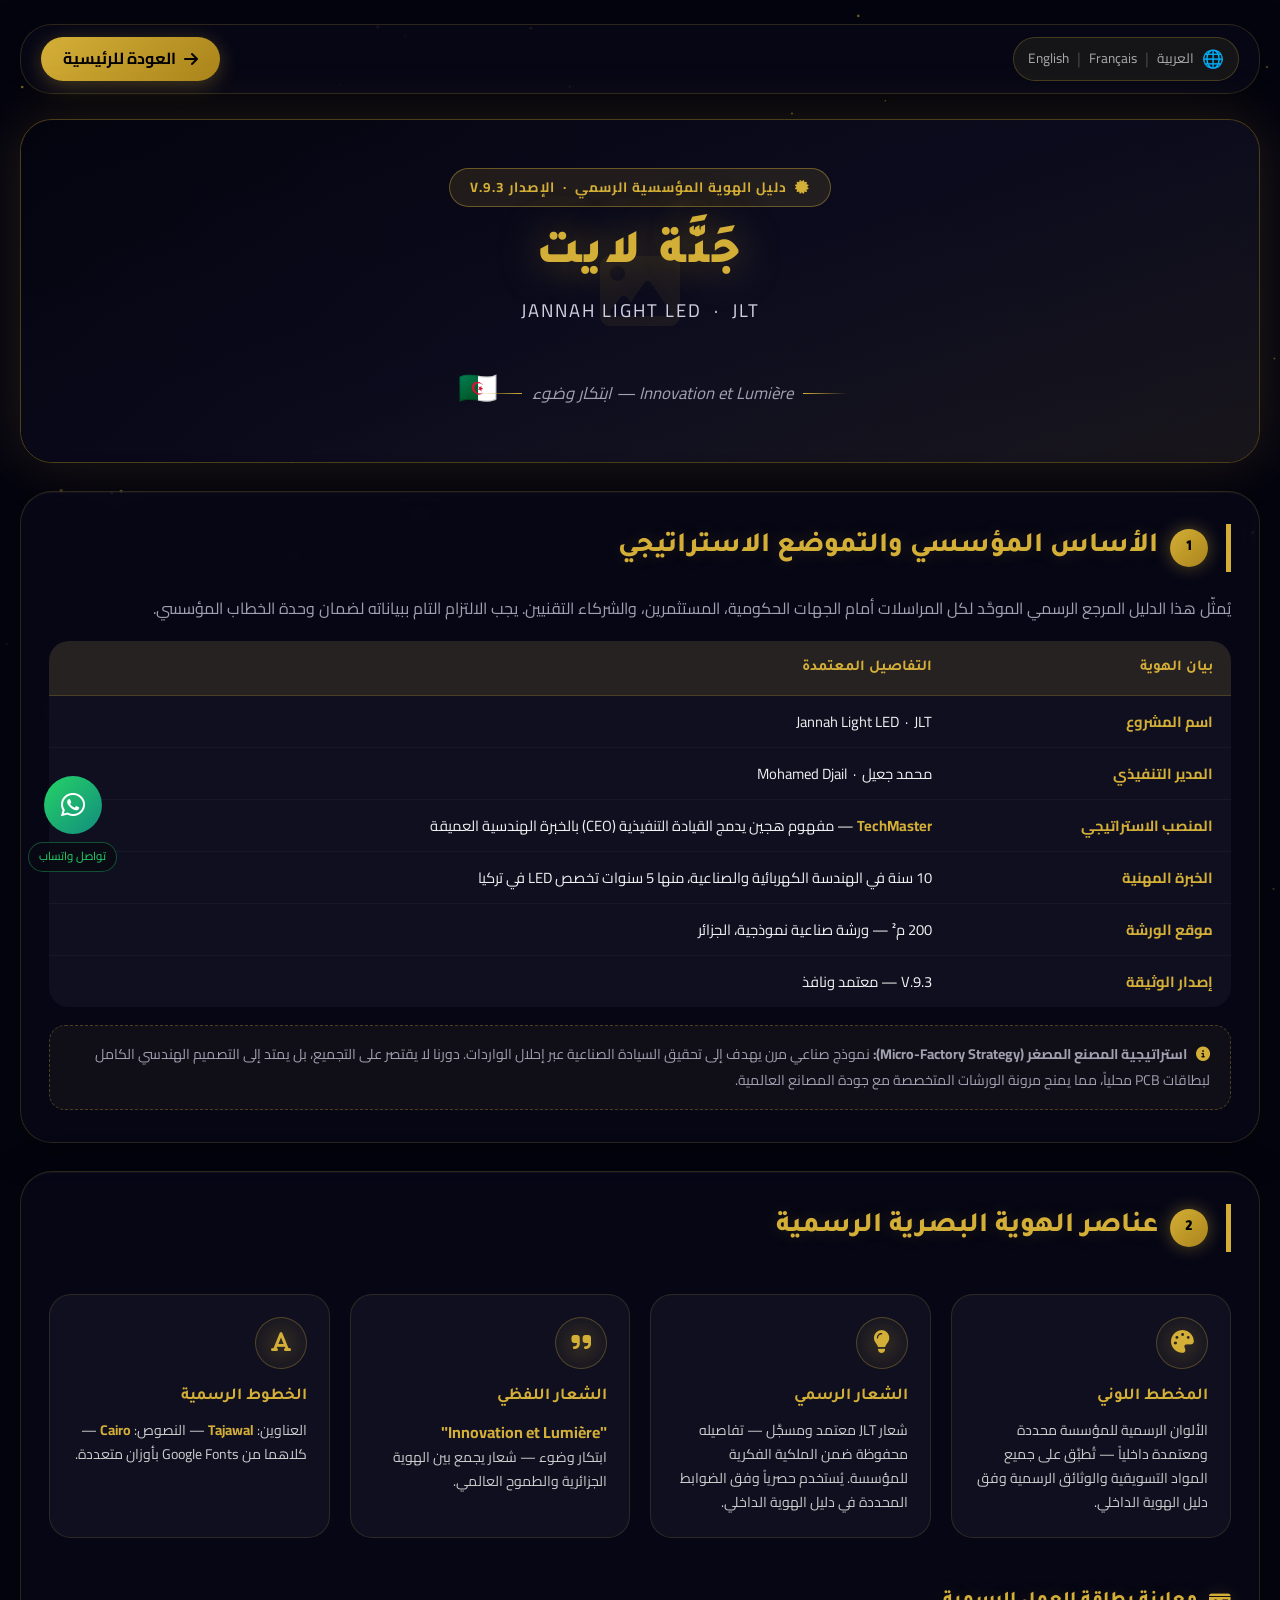
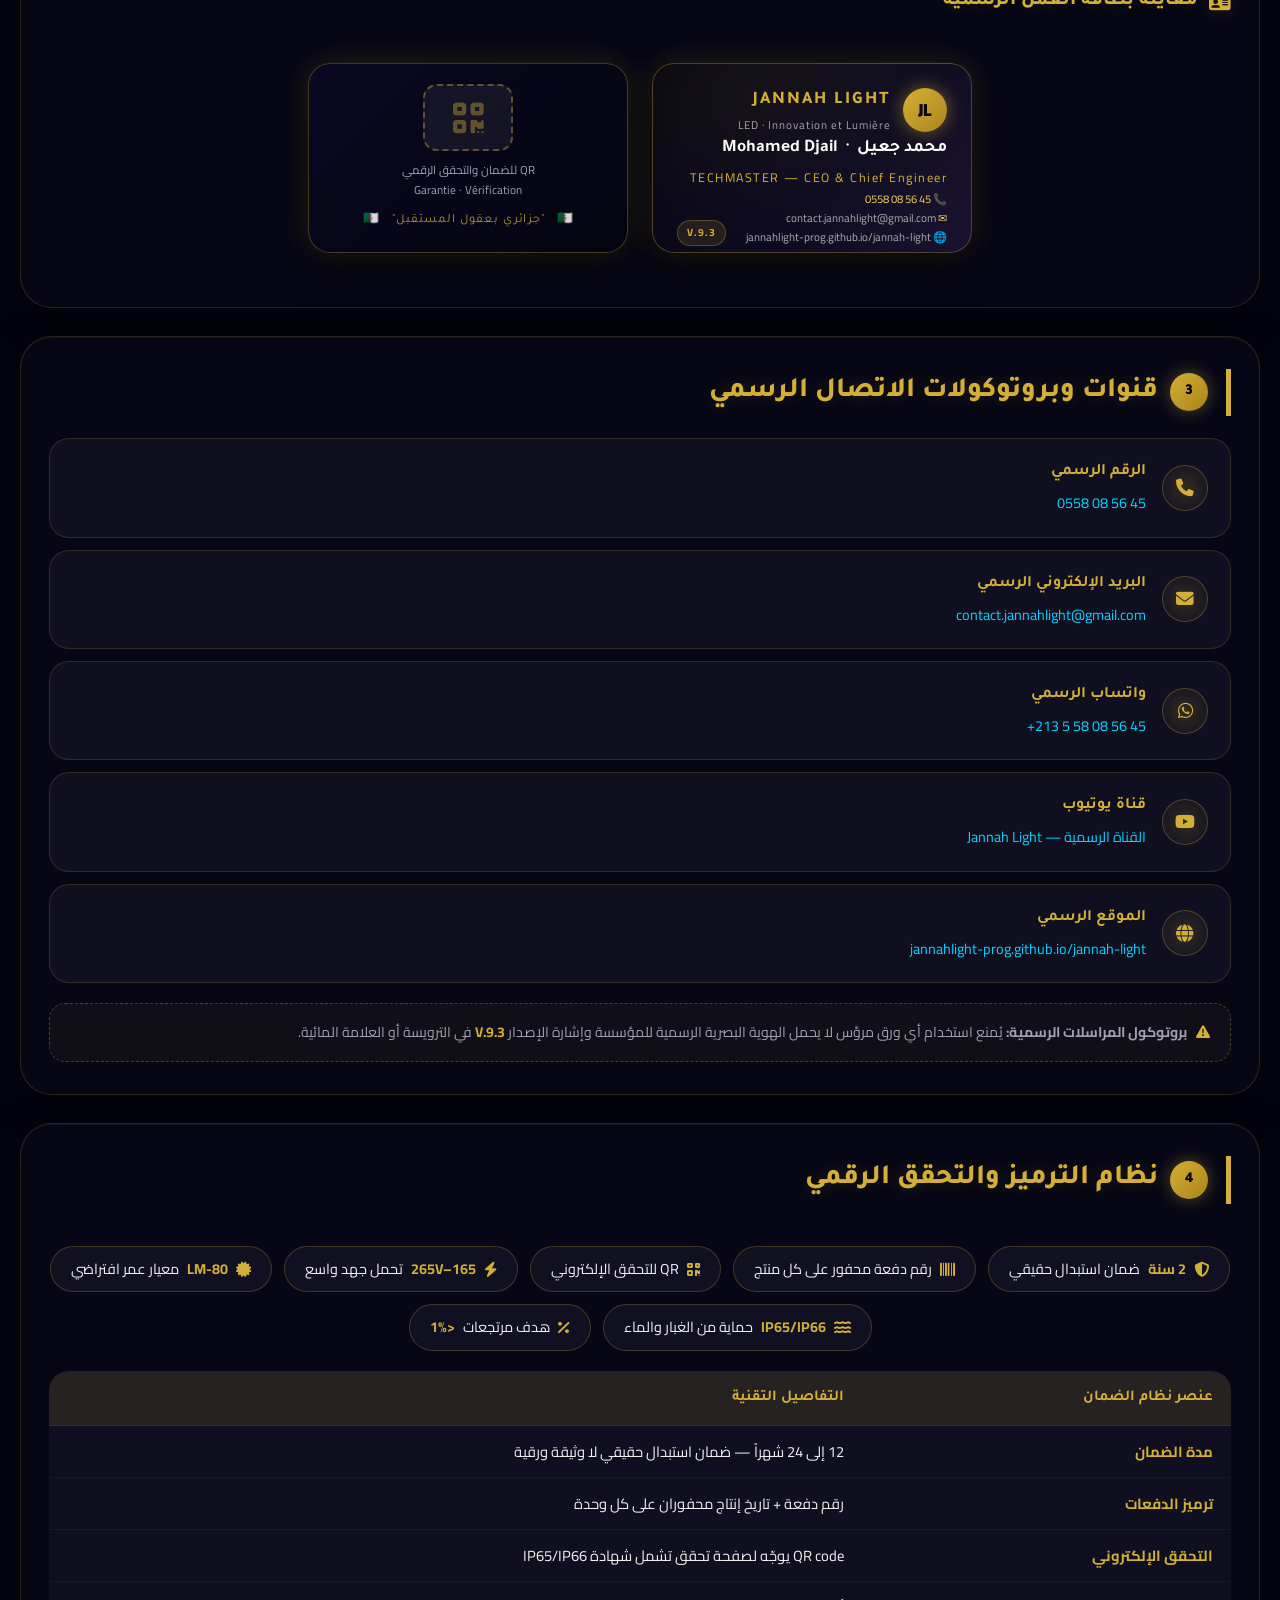
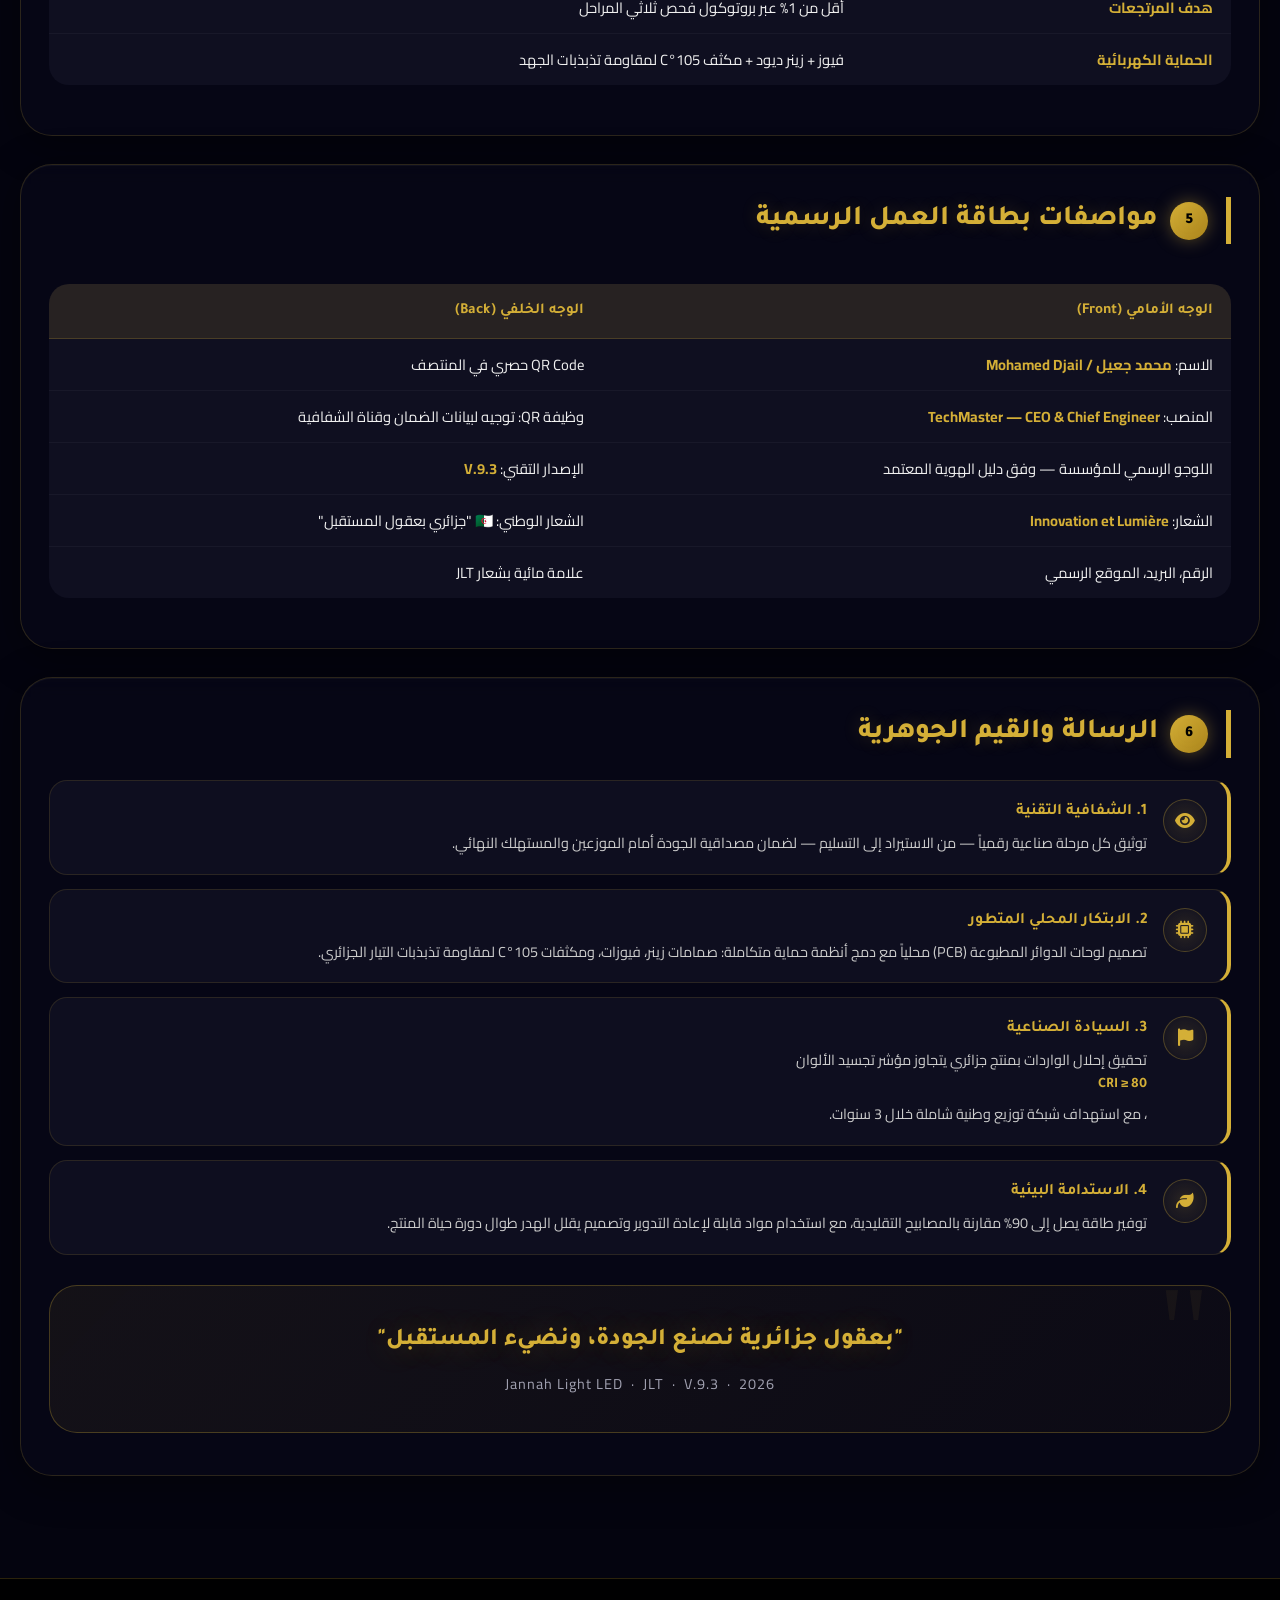
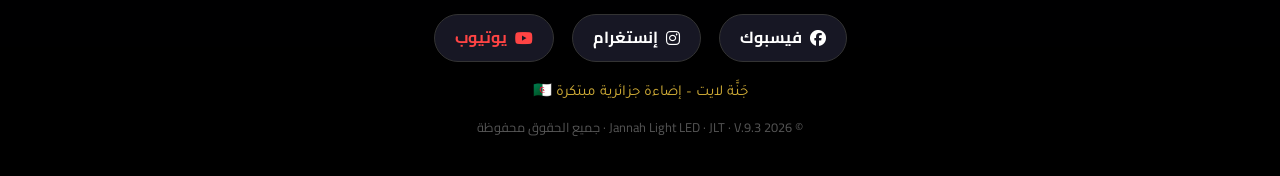
<file: jlt_v5_corrected.html>
<!DOCTYPE html>
<html lang="ar" dir="rtl">
<head>
<meta charset="UTF-8">
<meta name="viewport" content="width=device-width, initial-scale=1.0, user-scalable=no">
<title>جَنَّة لايت | دليل الهوية المؤسسية V.9.3</title>
<link rel="preconnect" href="https://fonts.googleapis.com">
<link rel="preconnect" href="https://fonts.gstatic.com" crossorigin>
<link href="https://fonts.googleapis.com/css2?family=Cairo:wght@300;400;600;700;900&family=Tajawal:wght@300;400;500;700;800&display=swap" rel="stylesheet">
<link rel="stylesheet" href="https://cdnjs.cloudflare.com/ajax/libs/font-awesome/6.5.1/css/all.min.css">
<style>
/* ============================================================
   VARIABLES
============================================================ */
:root {
    --gold: #d4af37;
    --gold-light: #f0d060;
    --gold-dark: #aa841b;
    --dark: #1a1a1a;
    --bg-deep: #04040f;
    --glass: rgba(10,10,28,0.55);
    --glass-border: rgba(212,175,55,0.18);
    --text-primary: #f0f0f0;
    --text-muted: #a0a0b0;
    --green: #4caf50;
}

/* ============================================================
   FIX: منع الأبيض عند التمرير
============================================================ */
html {
    background-color: #04040f;
    min-height: 100%;
}
body::before {
    content: '';
    position: fixed;
    inset: 0;
    background: #04040f;
    z-index: -1;
}

/* ============================================================
   RESET & BASE
============================================================ */
*, *::before, *::after { margin:0; padding:0; box-sizing:border-box; }

body {
    background-color: var(--bg-deep);
    font-family: 'Cairo', 'Tajawal', 'Segoe UI', sans-serif;
    color: var(--text-primary);
    line-height: 1.7;
    overflow-x: hidden;
}

::-webkit-scrollbar { width: 6px; }
::-webkit-scrollbar-track { background: #050510; }
::-webkit-scrollbar-thumb { background: var(--gold-dark); border-radius: 3px; }
::-webkit-scrollbar-thumb:hover { background: var(--gold); }

/* ============================================================
   ANIMATIONS
============================================================ */
@keyframes float {
    0%,100% { transform: translateY(0); }
    50%      { transform: translateY(-6px); }
}
@keyframes floatGlow {
    0%,100% { box-shadow: 0 0 15px rgba(212,175,55,0.2); }
    50%      { box-shadow: 0 0 40px rgba(212,175,55,0.6); }
}
@keyframes pulseGold {
    0%,100% { box-shadow: 0 0 20px rgba(212,175,55,0.3); }
    50%      { box-shadow: 0 0 45px rgba(212,175,55,0.65); }
}
@keyframes fadeInUp {
    from { opacity:0; transform:translateY(28px); }
    to   { opacity:1; transform:translateY(0); }
}
@keyframes shimmer {
    0%   { background-position: -400px 0; }
    100% { background-position: 400px 0; }
}
@keyframes wave {
    0%,100% { transform: rotate(0deg); }
    50%      { transform: rotate(10deg); }
}
@keyframes whatsappPulse {
    0%,100% { box-shadow: 0 6px 25px rgba(37,211,102,0.45); }
    50%      { box-shadow: 0 6px 35px rgba(37,211,102,0.7), 0 0 0 12px rgba(37,211,102,0.08); }
}
@keyframes borderRotate {
    0%   { transform: rotate(0deg); }
    100% { transform: rotate(360deg); }
}

/* ============================================================
   CANVAS BACKGROUND
============================================================ */
#canvas-bg {
    position: fixed;
    inset: 0;
    width: 100%; height: 100%;
    z-index: 0;
    pointer-events: none;
}

/* ============================================================
   WHATSAPP FLOAT
============================================================ */
.whatsapp-float {
    position: fixed;
    bottom: 28px; left: 28px;
    z-index: 999;
    display: flex; flex-direction: column;
    align-items: center; gap: 8px;
}
.whatsapp-btn {
    width: 58px; height: 58px;
    background: linear-gradient(135deg, #25d366, #128c7e);
    border-radius: 50%;
    display: flex; align-items: center; justify-content: center;
    text-decoration: none; transition: all 0.3s;
    animation: whatsappPulse 2.5s infinite;
}
.whatsapp-btn:hover { transform: scale(1.12) translateY(-3px); }
.whatsapp-btn i { color: #fff; font-size: 1.7rem; }
.whatsapp-label {
    background: rgba(10,10,20,0.85); color: #25d366;
    font-size: 0.72rem; padding: 4px 10px; border-radius: 20px;
    border: 1px solid rgba(37,211,102,0.35); white-space: nowrap;
}

/* ============================================================
   CONTAINER
============================================================ */
.container {
    position: relative; z-index: 2;
    max-width: 1300px; margin: 0 auto; padding: 24px 20px;
}

/* ============================================================
   TOP BAR
============================================================ */
.top-bar {
    background: var(--glass);
    backdrop-filter: blur(12px); -webkit-backdrop-filter: blur(12px);
    border-radius: 32px; border: 1px solid var(--glass-border);
    padding: 12px 20px; margin-bottom: 25px;
    box-shadow: 0 8px 40px rgba(0,0,0,0.4);
    display: flex; justify-content: space-between;
    align-items: center; flex-wrap: wrap; gap: 14px;
}
.lang-switcher {
    background: rgba(26,26,26,0.8); padding: 6px 14px;
    border-radius: 30px; border: 1px solid rgba(212,175,55,0.25);
    display: inline-flex; gap: 8px; align-items: center;
}
.lang-switcher a { color:#aaa; text-decoration:none; font-size:0.85rem; transition:color 0.2s; }
.lang-switcher a:hover { color: var(--gold-light); }
.btn-back {
    background: linear-gradient(135deg, var(--gold), var(--gold-dark));
    color: #000; padding: 8px 22px; border-radius: 40px;
    font-weight: bold; text-decoration: none;
    display: inline-flex; align-items: center; gap: 8px;
    transition: 0.3s; font-family: 'Cairo', sans-serif;
    box-shadow: 0 4px 20px rgba(212,175,55,0.3);
}
.btn-back:hover { transform: translateY(-3px); box-shadow: 0 8px 25px rgba(212,175,55,0.5); }

/* ============================================================
   HERO BANNER (مكان الصورة الافتتاحية)
============================================================ */
.hero-banner-section {
    position: relative;
    border-radius: 32px;
    overflow: hidden;
    margin-bottom: 28px;
    min-height: 320px;
    display: flex; flex-direction: column;
    align-items: center; justify-content: center;
    text-align: center;
    border: 1px solid rgba(212,175,55,0.35);
    box-shadow: 0 0 60px rgba(212,175,55,0.15);
    animation: fadeInUp 0.7s ease both;
}

/* صورة الخلفية — ضع اسم صورتك هنا */
.hero-banner-section .hero-bg-img {
    position: absolute; inset: 0;
    width: 100%; height: 100%;
    object-fit: cover;
    opacity: 0.45;
    border-radius: 32px;
    /* إذا لم تكن الصورة موجودة تُخفى تلقائياً */
}

/* طبقة تدرج فوق الصورة */
.hero-banner-section::before {
    content: '';
    position: absolute; inset: 0;
    background: linear-gradient(160deg,
        rgba(4,4,15,0.75) 0%,
        rgba(10,10,28,0.55) 50%,
        rgba(212,175,55,0.08) 100%);
    border-radius: 32px;
    z-index: 1;
}

/* placeholder إذا لا توجد صورة بعد */
.hero-banner-section .img-placeholder {
    position: absolute; inset: 0;
    background: linear-gradient(135deg, #04040f 0%, #0d0d20 50%, #080818 100%);
    display: flex; align-items: center; justify-content: center;
    border-radius: 32px;
}
.hero-banner-section .img-placeholder i {
    font-size: 5rem;
    color: rgba(212,175,55,0.15);
}

.hero-banner-content {
    position: relative; z-index: 2;
    padding: 48px 28px;
}

.hero-version-badge {
    display: inline-flex; align-items: center; gap: 8px;
    background: rgba(212,175,55,0.12);
    border: 1px solid rgba(212,175,55,0.4);
    border-radius: 999px;
    padding: 7px 20px;
    font-size: 0.85rem; font-weight: 700;
    color: var(--gold);
    margin-bottom: 20px;
    letter-spacing: 1px;
}

.hero-main-title {
    font-family: 'Tajawal', sans-serif;
    font-size: 3rem; font-weight: 900;
    color: var(--gold);
    text-shadow: 0 0 40px rgba(212,175,55,0.5), 0 0 80px rgba(212,175,55,0.2);
    letter-spacing: 3px;
    margin-bottom: 10px;
    line-height: 1.2;
}

.hero-sub-title {
    font-size: 1.15rem; color: #d0d0e0;
    margin-bottom: 18px; letter-spacing: 2px;
}

.hero-tagline {
    font-size: 1.05rem; color: var(--text-muted);
    font-style: italic; position: relative;
    display: inline-block; padding: 0 30px;
}
.hero-tagline::before,
.hero-tagline::after {
    content: '';
    position: absolute; top: 50%;
    width: 45px; height: 1px;
    background: linear-gradient(90deg, transparent, var(--gold));
}
.hero-tagline::before { right: 100%; margin-right: -20px; }
.hero-tagline::after  { left:  100%; margin-left: -20px;
    background: linear-gradient(90deg, var(--gold), transparent); }

.hero-flags {
    font-size: 2rem; margin-top: 16px;
    animation: wave 1.5s ease-in-out infinite;
    display: inline-block;
}

/* ============================================================
   GLASS CARD (الكارت الأساسي)
============================================================ */
.glass-card {
    background: var(--glass);
    backdrop-filter: blur(12px); -webkit-backdrop-filter: blur(12px);
    border-radius: 32px; border: 1px solid var(--glass-border);
    padding: 32px 28px; margin-bottom: 28px;
    box-shadow: 0 8px 40px rgba(0,0,0,0.4), inset 0 1px 0 rgba(255,255,255,0.04);
    animation: fadeInUp 0.6s ease both;
}

/* ============================================================
   SECTION TITLE
============================================================ */
.section-title {
    color: var(--gold);
    font-size: 1.75rem;
    border-right: 5px solid var(--gold);
    padding-right: 18px;
    display: inline-flex; align-items: center; gap: 12px;
    margin-bottom: 22px;
    font-family: 'Tajawal', sans-serif; font-weight: 800;
    text-shadow: 0 0 18px rgba(212,175,55,0.2);
}
.section-number {
    width: 38px; height: 38px; min-width: 38px;
    background: linear-gradient(135deg, var(--gold), var(--gold-dark));
    border-radius: 50%;
    display: flex; align-items: center; justify-content: center;
    font-size: 0.95rem; font-weight: 900; color: #000;
    box-shadow: 0 0 18px rgba(212,175,55,0.4);
}

/* ============================================================
   DATA TABLE
============================================================ */
.data-table {
    width: 100%; border-collapse: collapse;
    background: rgba(18,18,36,0.78);
    border-radius: 20px; overflow: hidden;
    margin: 18px 0;
}
.data-table th {
    background: rgba(212,175,55,0.12);
    color: var(--gold); padding: 14px 18px;
    text-align: right; font-family: 'Tajawal', sans-serif;
    font-size: 0.95rem; font-weight: 700;
    border-bottom: 1px solid rgba(212,175,55,0.2);
}
.data-table td {
    padding: 13px 18px;
    border-bottom: 1px solid rgba(255,255,255,0.04);
    color: var(--text-primary); font-size: 0.92rem;
    vertical-align: middle; line-height: 1.7;
}
.data-table tr:last-child td { border-bottom: none; }
.data-table tr:hover td { background: rgba(212,175,55,0.04); }
.data-table td strong { color: var(--gold); }

/* ============================================================
   INFO CARDS GRID
============================================================ */
.info-grid {
    display: grid;
    grid-template-columns: repeat(auto-fit, minmax(260px, 1fr));
    gap: 20px; margin: 20px 0;
}
.info-card {
    background: rgba(18,18,36,0.78);
    border: 1px solid rgba(212,175,55,0.16);
    border-radius: 22px; padding: 22px;
    transition: all 0.3s;
    animation: float 5s infinite ease-in-out;
}
.info-card:nth-child(2) { animation-delay: 0.3s; }
.info-card:nth-child(3) { animation-delay: 0.6s; }
.info-card:nth-child(4) { animation-delay: 0.9s; }
.info-card:hover {
    border-color: rgba(212,175,55,0.5);
    box-shadow: 0 0 28px rgba(212,175,55,0.18);
    animation: none; transform: translateY(-6px);
}
.info-card .card-icon {
    width: 52px; height: 52px;
    background: radial-gradient(circle, rgba(212,175,55,0.18), transparent);
    border: 1px solid rgba(212,175,55,0.3);
    border-radius: 50%;
    display: flex; align-items: center; justify-content: center;
    font-size: 1.4rem; margin-bottom: 14px;
    color: var(--gold);
}
.info-card h4 {
    color: var(--gold); font-family: 'Tajawal', sans-serif;
    font-size: 1.05rem; font-weight: 700; margin-bottom: 8px;
}
.info-card p { color: #ccc; font-size: 0.88rem; line-height: 1.7; }

/* ============================================================
   VALUES LIST
============================================================ */
.value-item {
    display: flex; align-items: flex-start; gap: 16px;
    background: rgba(18,18,36,0.75);
    border: 1px solid rgba(212,175,55,0.14);
    border-right: 4px solid var(--gold);
    border-radius: 18px; padding: 18px 20px;
    margin-bottom: 14px;
    transition: all 0.3s;
}
.value-item:hover {
    border-color: rgba(212,175,55,0.5);
    box-shadow: 0 0 22px rgba(212,175,55,0.12);
    transform: translateX(-4px);
}
.value-icon {
    width: 44px; height: 44px; min-width: 44px;
    background: radial-gradient(circle, rgba(212,175,55,0.15), transparent);
    border: 1px solid rgba(212,175,55,0.3); border-radius: 50%;
    display: flex; align-items: center; justify-content: center;
    font-size: 1.1rem; color: var(--gold);
}
.value-item strong { color: var(--gold); display: block; margin-bottom: 5px; font-family: 'Tajawal', sans-serif; }
.value-item p { color: #ccc; font-size: 0.9rem; line-height: 1.7; margin: 0; }

/* ============================================================
   BUSINESS CARD PREVIEW
============================================================ */
.biz-card-wrap {
    display: flex; flex-wrap: wrap;
    gap: 24px; justify-content: center;
    margin: 22px 0;
}
.biz-card {
    width: 320px; height: 190px;
    border-radius: 22px;
    position: relative; overflow: hidden;
    box-shadow: 0 12px 40px rgba(0,0,0,0.6), 0 0 30px rgba(212,175,55,0.2);
    cursor: default;
    transition: transform 0.4s, box-shadow 0.4s;
}
.biz-card:hover {
    transform: scale(1.04) rotate(-1deg);
    box-shadow: 0 20px 60px rgba(0,0,0,0.7), 0 0 50px rgba(212,175,55,0.35);
}

/* الوجه الأمامي */
.biz-card.front {
    background: linear-gradient(135deg, #040410 0%, #0a0820 60%, #1a1230 100%);
    border: 1px solid rgba(212,175,55,0.35);
    display: flex; flex-direction: column;
    justify-content: space-between; padding: 22px 24px;
}
.biz-card.front::before {
    content: '';
    position: absolute; top: -40%; left: -20%;
    width: 180%; height: 180%;
    background: radial-gradient(ellipse at 30% 30%, rgba(212,175,55,0.07), transparent 60%);
    pointer-events: none;
}
.biz-front-top { display: flex; align-items: center; gap: 12px; }
.biz-logo-circle {
    width: 44px; height: 44px;
    background: linear-gradient(135deg, var(--gold), var(--gold-dark));
    border-radius: 50%;
    display: flex; align-items: center; justify-content: center;
    font-size: 1.1rem; color: #000; font-weight: 900;
    box-shadow: 0 0 18px rgba(212,175,55,0.5);
    animation: floatGlow 3s infinite ease-in-out;
}
.biz-brand { display: flex; flex-direction: column; }
.biz-brand-name {
    color: var(--gold); font-family: 'Tajawal', sans-serif;
    font-size: 1.1rem; font-weight: 800; letter-spacing: 2px;
}
.biz-brand-sub {
    color: var(--text-muted); font-size: 0.7rem; letter-spacing: 1px;
}
.biz-front-mid { text-align: right; }
.biz-person-name {
    color: #fff; font-family: 'Tajawal', sans-serif;
    font-size: 1.1rem; font-weight: 700;
}
.biz-person-title {
    color: var(--gold); font-size: 0.78rem;
    letter-spacing: 1.5px; margin-top: 3px;
}
.biz-front-bot {
    display: flex; justify-content: space-between;
    align-items: flex-end;
}
.biz-contact { font-size: 0.7rem; color: #aaa; line-height: 1.7; }
.biz-contact span { color: var(--gold-light); }
.biz-version {
    background: rgba(212,175,55,0.12);
    border: 1px solid rgba(212,175,55,0.3);
    color: var(--gold); font-size: 0.65rem;
    padding: 3px 9px; border-radius: 20px;
    font-weight: 700; letter-spacing: 1px;
}

/* الوجه الخلفي */
.biz-card.back {
    background: linear-gradient(135deg, #0a0820 0%, #040410 100%);
    border: 1px solid rgba(212,175,55,0.3);
    display: flex; flex-direction: column;
    align-items: center; justify-content: center;
    gap: 10px; padding: 20px;
}
.biz-qr-placeholder {
    width: 90px; height: 90px;
    background: rgba(255,255,255,0.06);
    border: 2px dashed rgba(212,175,55,0.4);
    border-radius: 14px;
    display: flex; align-items: center; justify-content: center;
    font-size: 2.2rem; color: rgba(212,175,55,0.4);
}
.biz-qr-label { color: var(--text-muted); font-size: 0.72rem; text-align: center; }
.biz-tagline-back {
    color: var(--gold); font-family: 'Tajawal', sans-serif;
    font-size: 0.78rem; letter-spacing: 1px;
    text-align: center; opacity: 0.85;
}

/* ============================================================
   SPECS PILLS ROW
============================================================ */
.specs-row {
    display: flex; flex-wrap: wrap; gap: 12px;
    justify-content: center; margin: 20px 0;
}
.spec-pill {
    background: rgba(18,18,36,0.9);
    border: 1px solid rgba(212,175,55,0.25);
    border-radius: 999px; padding: 10px 20px;
    display: flex; align-items: center; gap: 8px;
    font-size: 0.9rem; color: var(--text-primary);
    transition: all 0.25s;
}
.spec-pill:hover {
    background: rgba(212,175,55,0.10);
    border-color: var(--gold);
    transform: translateY(-3px);
    box-shadow: 0 6px 20px rgba(212,175,55,0.15);
}
.spec-pill i { color: var(--gold); font-size: 0.95rem; }
.spec-pill b { color: var(--gold); }

/* ============================================================
   VISION QUOTE
============================================================ */
.vision-quote {
    text-align: center;
    padding: 36px 24px;
    background: linear-gradient(135deg, rgba(212,175,55,0.07), rgba(170,132,27,0.04));
    border: 1px solid rgba(212,175,55,0.28);
    border-radius: 28px;
    margin: 10px 0;
    position: relative;
    overflow: hidden;
    animation: pulseGold 4s infinite;
}
.vision-quote::before {
    content: '"';
    position: absolute; top: -20px; right: 20px;
    font-size: 8rem; color: rgba(212,175,55,0.06);
    font-family: serif; line-height: 1;
    pointer-events: none;
}
.vision-quote p {
    font-family: 'Tajawal', sans-serif;
    font-size: 1.5rem; font-weight: 800;
    color: var(--gold);
    text-shadow: 0 0 30px rgba(212,175,55,0.3);
    line-height: 1.6; margin: 0;
}
.vision-quote span {
    display: block; margin-top: 12px;
    font-size: 0.9rem; color: var(--text-muted);
    letter-spacing: 1px;
}

/* ============================================================
   COMMUNICATION BOX
============================================================ */
.comm-box {
    background: rgba(18,18,36,0.78);
    border: 1px solid rgba(212,175,55,0.18);
    border-radius: 20px; padding: 20px 22px;
    display: flex; align-items: center; gap: 16px;
    margin-bottom: 12px;
    transition: all 0.3s;
}
.comm-box:hover {
    border-color: rgba(212,175,55,0.5);
    box-shadow: 0 0 22px rgba(212,175,55,0.12);
}
.comm-icon {
    width: 46px; height: 46px; min-width: 46px;
    background: radial-gradient(circle, rgba(212,175,55,0.18), transparent);
    border: 1px solid rgba(212,175,55,0.3); border-radius: 50%;
    display: flex; align-items: center; justify-content: center;
    font-size: 1.1rem; color: var(--gold);
}
.comm-info strong { color: var(--gold); display: block; margin-bottom: 3px; font-family: 'Tajawal', sans-serif; }
.comm-info a { color: #00d4ff; text-decoration: none; font-size: 0.9rem; direction: ltr; display: inline-block; }
.comm-info a:hover { color: var(--gold); text-decoration: underline; }
.comm-info span { color: #ccc; font-size: 0.88rem; }

/* ============================================================
   WARNING / NOTE BOX
============================================================ */
.note-box {
    background: rgba(212,175,55,0.05);
    border: 1px dashed rgba(212,175,55,0.3);
    border-radius: 16px; padding: 16px 20px;
    color: var(--text-muted); font-size: 0.88rem;
    line-height: 1.8; margin-top: 16px;
}
.note-box i { color: var(--gold); margin-left: 6px; }

/* ============================================================
   FOOTER
============================================================ */
footer {
    background: linear-gradient(180deg, rgba(0,0,0,0.95), #000);
    text-align: center; padding: 35px 20px;
    margin-top: 50px;
    border-top: 1px solid rgba(212,175,55,0.2);
}
.footer-tagline { color: var(--gold); font-size: 0.95rem; margin: 10px 0; font-family: 'Tajawal', sans-serif; }
.copyright { color: #555; font-size: 0.8rem; line-height: 2; }
.social-links { display: flex; justify-content: center; gap: 18px; margin-bottom: 18px; flex-wrap: wrap; }
.social-btn {
    background: rgba(26,26,40,0.9); padding: 9px 20px;
    border-radius: 40px; text-decoration: none; color: #fff;
    font-weight: bold; display: inline-flex; align-items: center;
    gap: 8px; transition: 0.3s; border: 1px solid #333;
}
.social-btn:hover { background: var(--gold); color: #000; border-color: var(--gold); }
.social-btn.youtube { color: #ff4444; }

/* ============================================================
   RESPONSIVE
============================================================ */
@media (max-width: 700px) {
    .hero-main-title { font-size: 2rem; }
    .biz-card { width: 100%; max-width: 340px; }
    .section-title { font-size: 1.4rem; }
    .glass-card { padding: 20px 16px; }
    .whatsapp-float { bottom: 20px; left: 16px; }
}
</style>
</head>
<body>

<canvas id="canvas-bg"></canvas>

<!-- WhatsApp Float -->
<div class="whatsapp-float">
    <a href="https://wa.me/213558085645" class="whatsapp-btn" target="_blank">
        <i class="fab fa-whatsapp"></i>
    </a>
    <div class="whatsapp-label">تواصل واتساب</div>
</div>

<div class="container">

    <!-- TOP BAR -->
    <div class="top-bar">
        <div class="lang-switcher">
            <span style="font-size:1.1rem;">🌐</span>
            <a href="index.html">العربية</a>
            <span style="color:#444;">|</span>
            <a href="index-fr.html">Français</a>
            <span style="color:#444;">|</span>
            <a href="index-en.html">English</a>
        </div>
        <a href="index.html" class="btn-back">
            <i class="fas fa-arrow-right"></i> العودة للرئيسية
        </a>
    </div>

    <!-- ============================================================
         HERO BANNER — مكان الصورة الافتتاحية
    ============================================================ -->
    <div class="hero-banner-section">

        <!-- 🖼️ ضع اسم صورتك هنا بدل "your-banner-image.jpg" -->
        <img src="123.jpg"
             alt="Jannah Light Banner"
             class="hero-bg-img"
             onerror="this.style.display='none'">

        <!-- placeholder يظهر فقط إذا لم توجد الصورة -->
        <div class="img-placeholder">
            <i class="fas fa-image"></i>
        </div>

        <div class="hero-banner-content">
            <div class="hero-version-badge">
                <i class="fas fa-certificate"></i>
                دليل الهوية المؤسسية الرسمي &nbsp;·&nbsp; الإصدار V.9.3
            </div>
            <div class="hero-main-title">جَنَّة لايت</div>
            <div class="hero-sub-title">JANNAH LIGHT LED &nbsp;·&nbsp; JLT</div>
            <div class="hero-tagline">Innovation et Lumière — ابتكار وضوء</div>
            <div class="hero-flags">🇩🇿</div>
        </div>
    </div>

    <!-- ============================================================
         القسم 1: الأساس المؤسسي
    ============================================================ -->
    <div class="glass-card">
        <div class="section-title">
            <span class="section-number">1</span>
            الأساس المؤسسي والتموضع الاستراتيجي
        </div>

        <p style="color:var(--text-muted); margin-bottom:18px; line-height:1.85;">
            يُمثّل هذا الدليل المرجع الرسمي الموحَّد لكل المراسلات أمام الجهات الحكومية، المستثمرين، والشركاء التقنيين.
            يجب الالتزام التام ببياناته لضمان وحدة الخطاب المؤسسي.
        </p>

        <table class="data-table">
            <thead>
                <tr><th>بيان الهوية</th><th>التفاصيل المعتمدة</th></tr>
            </thead>
            <tbody>
                <tr><td><strong>اسم المشروع</strong></td><td>Jannah Light LED &nbsp;·&nbsp; JLT</td></tr>
                <tr><td><strong>المدير التنفيذي</strong></td><td>محمد جعيل &nbsp;·&nbsp; Mohamed Djail</td></tr>
                <tr><td><strong>المنصب الاستراتيجي</strong></td><td><strong>TechMaster</strong> — مفهوم هجين يدمج القيادة التنفيذية (CEO) بالخبرة الهندسية العميقة</td></tr>
                <tr><td><strong>الخبرة المهنية</strong></td><td>10 سنة في الهندسة الكهربائية والصناعية، منها 5 سنوات تخصص LED في تركيا</td></tr>
                <tr><td><strong>موقع الورشة</strong></td><td>200 م² — ورشة صناعية نموذجية، الجزائر</td></tr>
                <tr><td><strong>إصدار الوثيقة</strong></td><td>V.9.3 — معتمد ونافذ</td></tr>
            </tbody>
        </table>

        <div class="note-box">
            <i class="fas fa-info-circle"></i>
            <strong>استراتيجية المصنع المصغر (Micro-Factory Strategy):</strong>
            نموذج صناعي مرن يهدف إلى تحقيق السيادة الصناعية عبر إحلال الواردات.
            دورنا لا يقتصر على التجميع، بل يمتد إلى التصميم الهندسي الكامل لبطاقات PCB محلياً،
            مما يمنح مرونة الورشات المتخصصة مع جودة المصانع العالمية.
        </div>
    </div>

    <!-- ============================================================
         القسم 2: الهوية البصرية
    ============================================================ -->
    <div class="glass-card">
        <div class="section-title">
            <span class="section-number">2</span>
            عناصر الهوية البصرية الرسمية
        </div>

        <div class="info-grid">
            <div class="info-card">
                <div class="card-icon"><i class="fas fa-palette"></i></div>
                <h4>المخطط اللوني</h4>
                <p>الألوان الرسمية للمؤسسة محددة ومعتمدة داخلياً — تُطبَّق على جميع المواد التسويقية والوثائق الرسمية وفق دليل الهوية الداخلي.</p>
            </div>
            <div class="info-card">
                <div class="card-icon"><i class="fas fa-lightbulb"></i></div>
                <h4>الشعار الرسمي</h4>
                <p>شعار JLT معتمد ومسجَّل — تفاصيله محفوظة ضمن الملكية الفكرية للمؤسسة. يُستخدم حصرياً وفق الضوابط المحددة في دليل الهوية الداخلي.</p>
            </div>
            <div class="info-card">
                <div class="card-icon"><i class="fas fa-quote-right"></i></div>
                <h4>الشعار اللفظي</h4>
                <p style="color:var(--gold); font-weight:700; font-size:1rem;">"Innovation et Lumière"</p>
                <p>ابتكار وضوء — شعار يجمع بين الهوية الجزائرية والطموح العالمي.</p>
            </div>
            <div class="info-card">
                <div class="card-icon"><i class="fas fa-font"></i></div>
                <h4>الخطوط الرسمية</h4>
                <p>العناوين: <strong style="color:var(--gold);">Tajawal</strong> — النصوص: <strong style="color:var(--gold);">Cairo</strong> — كلاهما من Google Fonts بأوزان متعددة.</p>
            </div>
        </div>

        <!-- معاينة بطاقة العمل -->
        <div class="section-title" style="font-size:1.2rem; margin-top:28px; border-right:none; padding-right:0;">
            <i class="fas fa-id-card" style="color:var(--gold);"></i> معاينة بطاقة العمل الرسمية
        </div>
        <div class="biz-card-wrap">

            <!-- الوجه الأمامي -->
            <div class="biz-card front">
                <div class="biz-front-top">
                    <div class="biz-logo-circle">JL</div>
                    <div class="biz-brand">
                        <div class="biz-brand-name">JANNAH LIGHT</div>
                        <div class="biz-brand-sub">LED · Innovation et Lumière</div>
                    </div>
                </div>
                <div class="biz-front-mid">
                    <div class="biz-person-name">محمد جعيل &nbsp;·&nbsp; Mohamed Djail</div>
                    <div class="biz-person-title">TECHMASTER — CEO &amp; Chief Engineer</div>
                </div>
                <div class="biz-front-bot">
                    <div class="biz-contact">
                        <span>📞</span> <span style="direction:ltr; unicode-bidi:plaintext; display:inline-block;">0558 08 56 45</span><br>
                        <span>✉</span> contact.jannahlight@gmail.com<br>
                        <span>🌐</span> jannahlight-prog.github.io/jannah-light
                    </div>
                    <div class="biz-version">V.9.3</div>
                </div>
            </div>

            <!-- الوجه الخلفي -->
            <div class="biz-card back">
                <div class="biz-qr-placeholder">
                    <i class="fas fa-qrcode"></i>
                </div>
                <div class="biz-qr-label">QR للضمان والتحقق الرقمي<br>Garantie · Vérification</div>
                <div class="biz-tagline-back">🇩🇿 &nbsp; "جزائري بعقول المستقبل" &nbsp; 🇩🇿</div>
            </div>

        </div>
    </div>

    <!-- ============================================================
         القسم 3: قنوات الاتصال
    ============================================================ -->
    <div class="glass-card">
        <div class="section-title">
            <span class="section-number">3</span>
            قنوات وبروتوكولات الاتصال الرسمي
        </div>

        <div class="comm-box">
            <div class="comm-icon"><i class="fas fa-phone"></i></div>
            <div class="comm-info">
                <strong>الرقم الرسمي</strong>
                <a href="tel:0558085645" style="direction:ltr; unicode-bidi:plaintext; display:inline-block;">0558 08 56 45</a>
            </div>
        </div>
        <div class="comm-box">
            <div class="comm-icon"><i class="fas fa-envelope"></i></div>
            <div class="comm-info">
                <strong>البريد الإلكتروني الرسمي</strong>
                <a href="mailto:contact.jannahlight@gmail.com">contact.jannahlight@gmail.com</a>
            </div>
        </div>
        <div class="comm-box">
            <div class="comm-icon"><i class="fab fa-whatsapp"></i></div>
            <div class="comm-info">
                <strong>واتساب الرسمي</strong>
                <a href="https://wa.me/213558085645" style="direction:ltr; unicode-bidi:plaintext; display:inline-block;">+213 5 58 08 56 45</a>
            </div>
        </div>
        <div class="comm-box">
            <div class="comm-icon"><i class="fab fa-youtube"></i></div>
            <div class="comm-info">
                <strong>قناة يوتيوب</strong>
                <a href="https://youtu.be/_anL4dmEsF0" target="_blank">Jannah Light — القناة الرسمية</a>
            </div>
        </div>
        <div class="comm-box">
            <div class="comm-icon"><i class="fas fa-globe"></i></div>
            <div class="comm-info">
                <strong>الموقع الرسمي</strong>
                <a href="https://jannahlight-prog.github.io/jannah-light/" target="_blank">jannahlight-prog.github.io/jannah-light</a>
            </div>
        </div>

        <div class="note-box" style="margin-top:20px;">
            <i class="fas fa-exclamation-triangle"></i>
            <strong>بروتوكول المراسلات الرسمية:</strong>
            يُمنع استخدام أي ورق مروَّس لا يحمل الهوية البصرية الرسمية للمؤسسة وإشارة الإصدار
            <strong style="color:var(--gold);">V.9.3</strong> في الترويسة أو العلامة المائية.
        </div>
    </div>

    <!-- ============================================================
         القسم 4: نظام الترميز والضمان
    ============================================================ -->
    <div class="glass-card">
        <div class="section-title">
            <span class="section-number">4</span>
            نظام الترميز والتحقق الرقمي
        </div>

        <div class="specs-row">
            <div class="spec-pill"><i class="fas fa-shield-alt"></i> <b>2 سنة</b> ضمان استبدال حقيقي</div>
            <div class="spec-pill"><i class="fas fa-barcode"></i> رقم دفعة محفور على كل منتج</div>
            <div class="spec-pill"><i class="fas fa-qrcode"></i> QR للتحقق الإلكتروني</div>
            <div class="spec-pill"><i class="fas fa-bolt"></i> <b>165–265V</b> تحمل جهد واسع</div>
            <div class="spec-pill"><i class="fas fa-certificate"></i> <b>LM-80</b> معيار عمر افتراضي</div>
            <div class="spec-pill"><i class="fas fa-water"></i> <b>IP65/IP66</b> حماية من الغبار والماء</div>
            <div class="spec-pill"><i class="fas fa-percentage"></i> هدف مرتجعات <b>&lt;1%</b></div>
        </div>

        <table class="data-table" style="margin-top:18px;">
            <thead>
                <tr><th>عنصر نظام الضمان</th><th>التفاصيل التقنية</th></tr>
            </thead>
            <tbody>
                <tr><td><strong>مدة الضمان</strong></td><td>12 إلى 24 شهراً — ضمان استبدال حقيقي لا وثيقة ورقية</td></tr>
                <tr><td><strong>ترميز الدفعات</strong></td><td>رقم دفعة + تاريخ إنتاج محفوران على كل وحدة</td></tr>
                <tr><td><strong>التحقق الإلكتروني</strong></td><td>QR code يوجّه لصفحة تحقق تشمل شهادة IP65/IP66</td></tr>
                <tr><td><strong>هدف المرتجعات</strong></td><td>أقل من 1% عبر بروتوكول فحص ثلاثي المراحل</td></tr>
                <tr><td><strong>الحماية الكهربائية</strong></td><td>فيوز + زينر ديود + مكثف 105°C لمقاومة تذبذبات الجهد</td></tr>
            </tbody>
        </table>
    </div>

    <!-- ============================================================
         القسم 5: بطاقة العمل — المواصفات
    ============================================================ -->
    <div class="glass-card">
        <div class="section-title">
            <span class="section-number">5</span>
            مواصفات بطاقة العمل الرسمية
        </div>

        <table class="data-table">
            <thead>
                <tr><th>الوجه الأمامي (Front)</th><th>الوجه الخلفي (Back)</th></tr>
            </thead>
            <tbody>
                <tr><td>الاسم: <strong>محمد جعيل / Mohamed Djail</strong></td><td>QR Code حصري في المنتصف</td></tr>
                <tr><td>المنصب: <strong>TechMaster — CEO &amp; Chief Engineer</strong></td><td>وظيفة QR: توجيه لبيانات الضمان وقناة الشفافية</td></tr>
                <tr><td>اللوجو الرسمي للمؤسسة — وفق دليل الهوية المعتمد</td><td>الإصدار التقني: <strong>V.9.3</strong></td></tr>
                <tr><td>الشعار: <strong>Innovation et Lumière</strong></td><td>الشعار الوطني: 🇩🇿 "جزائري بعقول المستقبل"</td></tr>
                <tr><td>الرقم، البريد، الموقع الرسمي</td><td>علامة مائية بشعار JLT</td></tr>
            </tbody>
        </table>
    </div>

    <!-- ============================================================
         القسم 6: القيم والرسالة
    ============================================================ -->
    <div class="glass-card">
        <div class="section-title">
            <span class="section-number">6</span>
            الرسالة والقيم الجوهرية
        </div>

        <div class="value-item">
            <div class="value-icon"><i class="fas fa-eye"></i></div>
            <div>
                <strong>1. الشفافية التقنية</strong>
                <p>توثيق كل مرحلة صناعية رقمياً — من الاستيراد إلى التسليم — لضمان مصداقية الجودة أمام الموزعين والمستهلك النهائي.</p>
            </div>
        </div>
        <div class="value-item">
            <div class="value-icon"><i class="fas fa-microchip"></i></div>
            <div>
                <strong>2. الابتكار المحلي المتطور</strong>
                <p>تصميم لوحات الدوائر المطبوعة (PCB) محلياً مع دمج أنظمة حماية متكاملة: صمامات زينر، فيوزات، ومكثفات 105°C لمقاومة تذبذبات التيار الجزائري.</p>
            </div>
        </div>
        <div class="value-item">
            <div class="value-icon"><i class="fas fa-flag"></i></div>
            <div>
                <strong>3. السيادة الصناعية</strong>
                <p>تحقيق إحلال الواردات بمنتج جزائري يتجاوز مؤشر تجسيد الألوان <strong>CRI ≥ 80</strong>، مع استهداف شبكة توزيع وطنية شاملة خلال 3 سنوات.</p>
            </div>
        </div>
        <div class="value-item">
            <div class="value-icon"><i class="fas fa-leaf"></i></div>
            <div>
                <strong>4. الاستدامة البيئية</strong>
                <p>توفير طاقة يصل إلى 90% مقارنة بالمصابيح التقليدية، مع استخدام مواد قابلة لإعادة التدوير وتصميم يقلل الهدر طوال دورة حياة المنتج.</p>
            </div>
        </div>

        <!-- رؤية ختامية -->
        <div class="vision-quote" style="margin-top:30px;">
            <p>"بعقول جزائرية نصنع الجودة، ونضيء المستقبل"</p>
            <span>Jannah Light LED &nbsp;·&nbsp; JLT &nbsp;·&nbsp; V.9.3 &nbsp;·&nbsp; 2026</span>
        </div>
    </div>

</div><!-- /container -->

<!-- FOOTER -->
<footer>
    <div class="social-links">
        <a href="https://www.facebook.com/" class="social-btn" target="_blank"><i class="fab fa-facebook"></i> فيسبوك</a>
        <a href="https://www.instagram.com/" class="social-btn" target="_blank"><i class="fab fa-instagram"></i> إنستغرام</a>
        <a href="https://youtu.be/_anL4dmEsF0" class="social-btn youtube" target="_blank"><i class="fab fa-youtube"></i> يوتيوب</a>
    </div>
    <p class="footer-tagline">جَنَّة لايت – إضاءة جزائرية مبتكرة 🇩🇿</p>
    <p class="copyright">© 2026 Jannah Light LED · JLT · V.9.3 · جميع الحقوق محفوظة</p>
</footer>

<!-- SCRIPTS -->
<script>
    /* Canvas ambient particles */
    (function () {
        const canvas = document.getElementById('canvas-bg');
        const ctx = canvas.getContext('2d');
        let W, H, particles = [];

        function resize() {
            W = canvas.width  = window.innerWidth;
            H = canvas.height = window.innerHeight;
        }

        function rand(a, b) { return Math.random() * (b - a) + a; }

        function init() {
            particles = [];
            const count = Math.floor((W * H) / 13000);
            for (let i = 0; i < count; i++) {
                particles.push({
                    x: rand(0, W), y: rand(0, H),
                    r: rand(0.3, 1.7),
                    dx: rand(-0.13, 0.13),
                    dy: rand(-0.13, 0.13),
                    alpha: rand(0.15, 0.65)
                });
            }
        }

        function draw() {
            ctx.clearRect(0, 0, W, H);
            particles.forEach(p => {
                ctx.beginPath();
                ctx.arc(p.x, p.y, p.r, 0, Math.PI * 2);
                ctx.fillStyle = `rgba(212,175,55,${p.alpha})`;
                ctx.fill();
                p.x += p.dx; p.y += p.dy;
                if (p.x < 0 || p.x > W) p.dx *= -1;
                if (p.y < 0 || p.y > H) p.dy *= -1;
            });
            requestAnimationFrame(draw);
        }

        window.addEventListener('resize', () => { resize(); init(); });
        resize(); init(); draw();
    })();
</script>

</body>
</html>
</file>
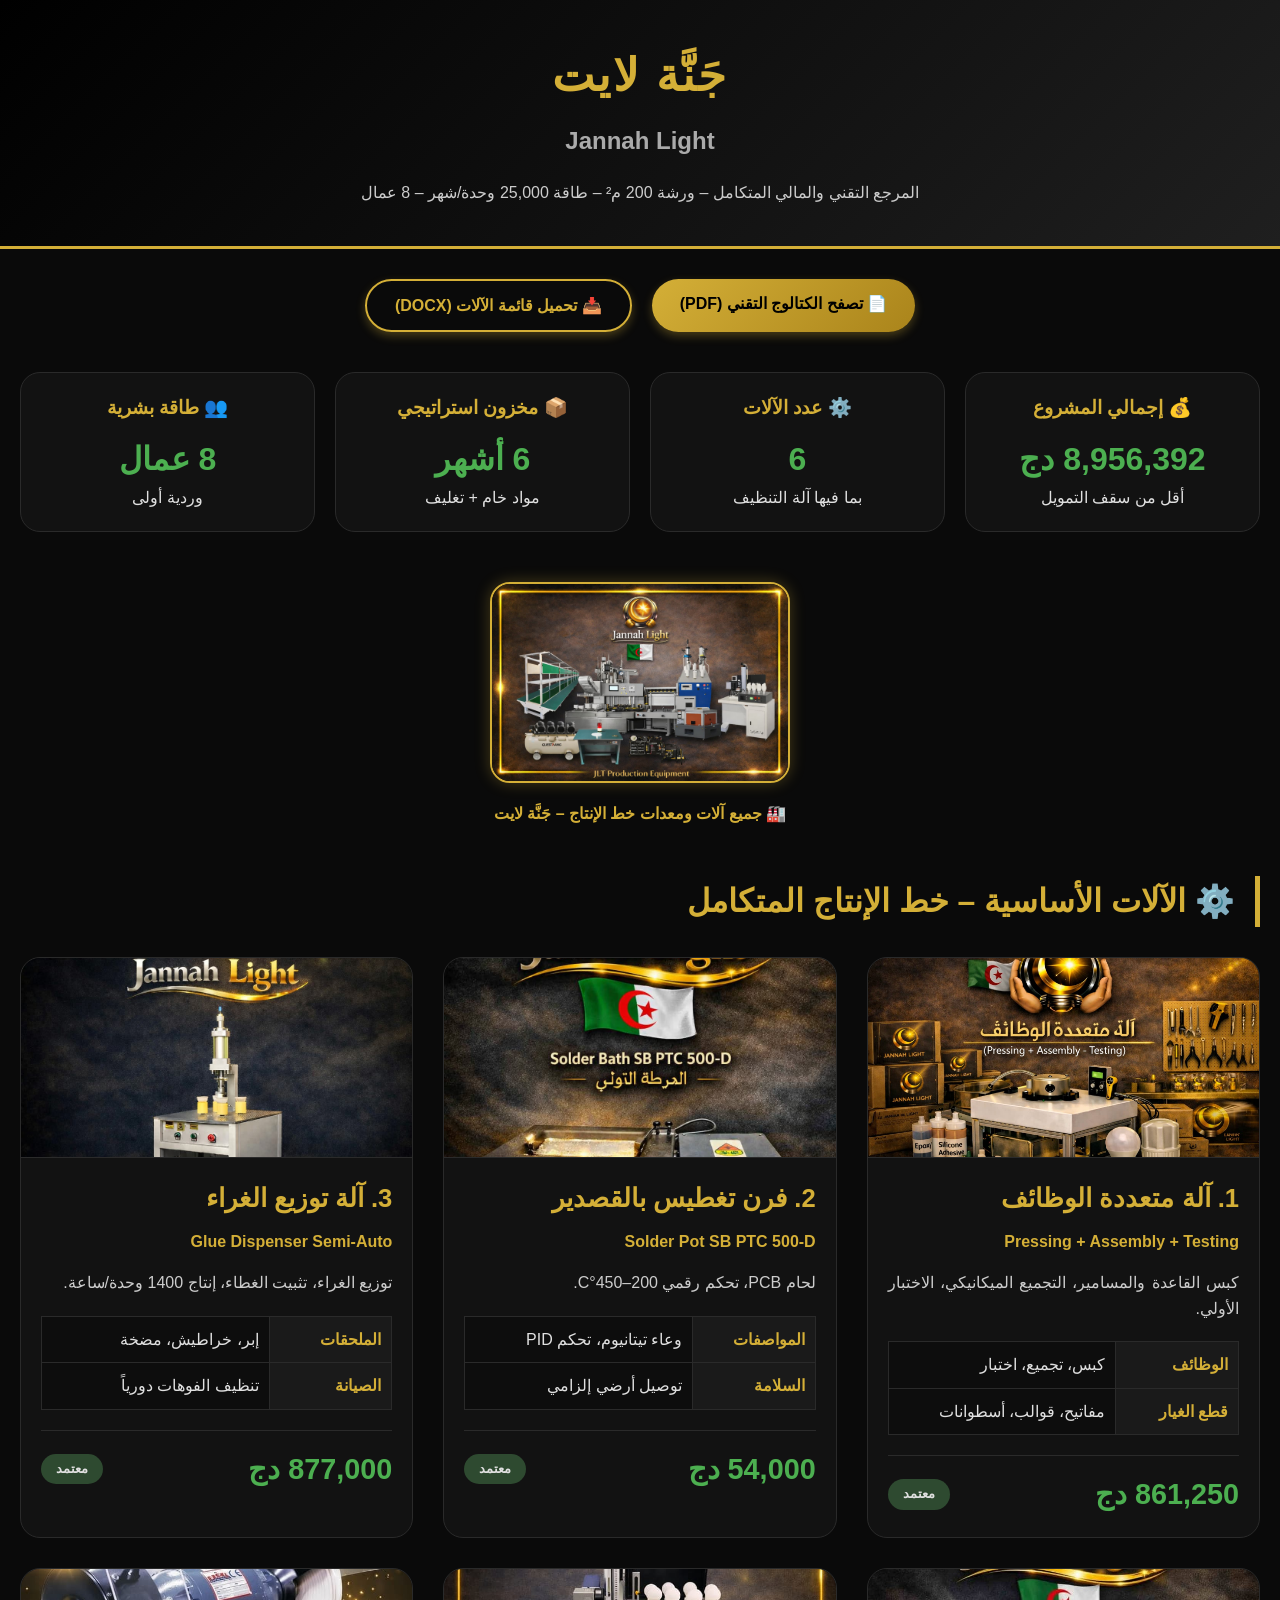
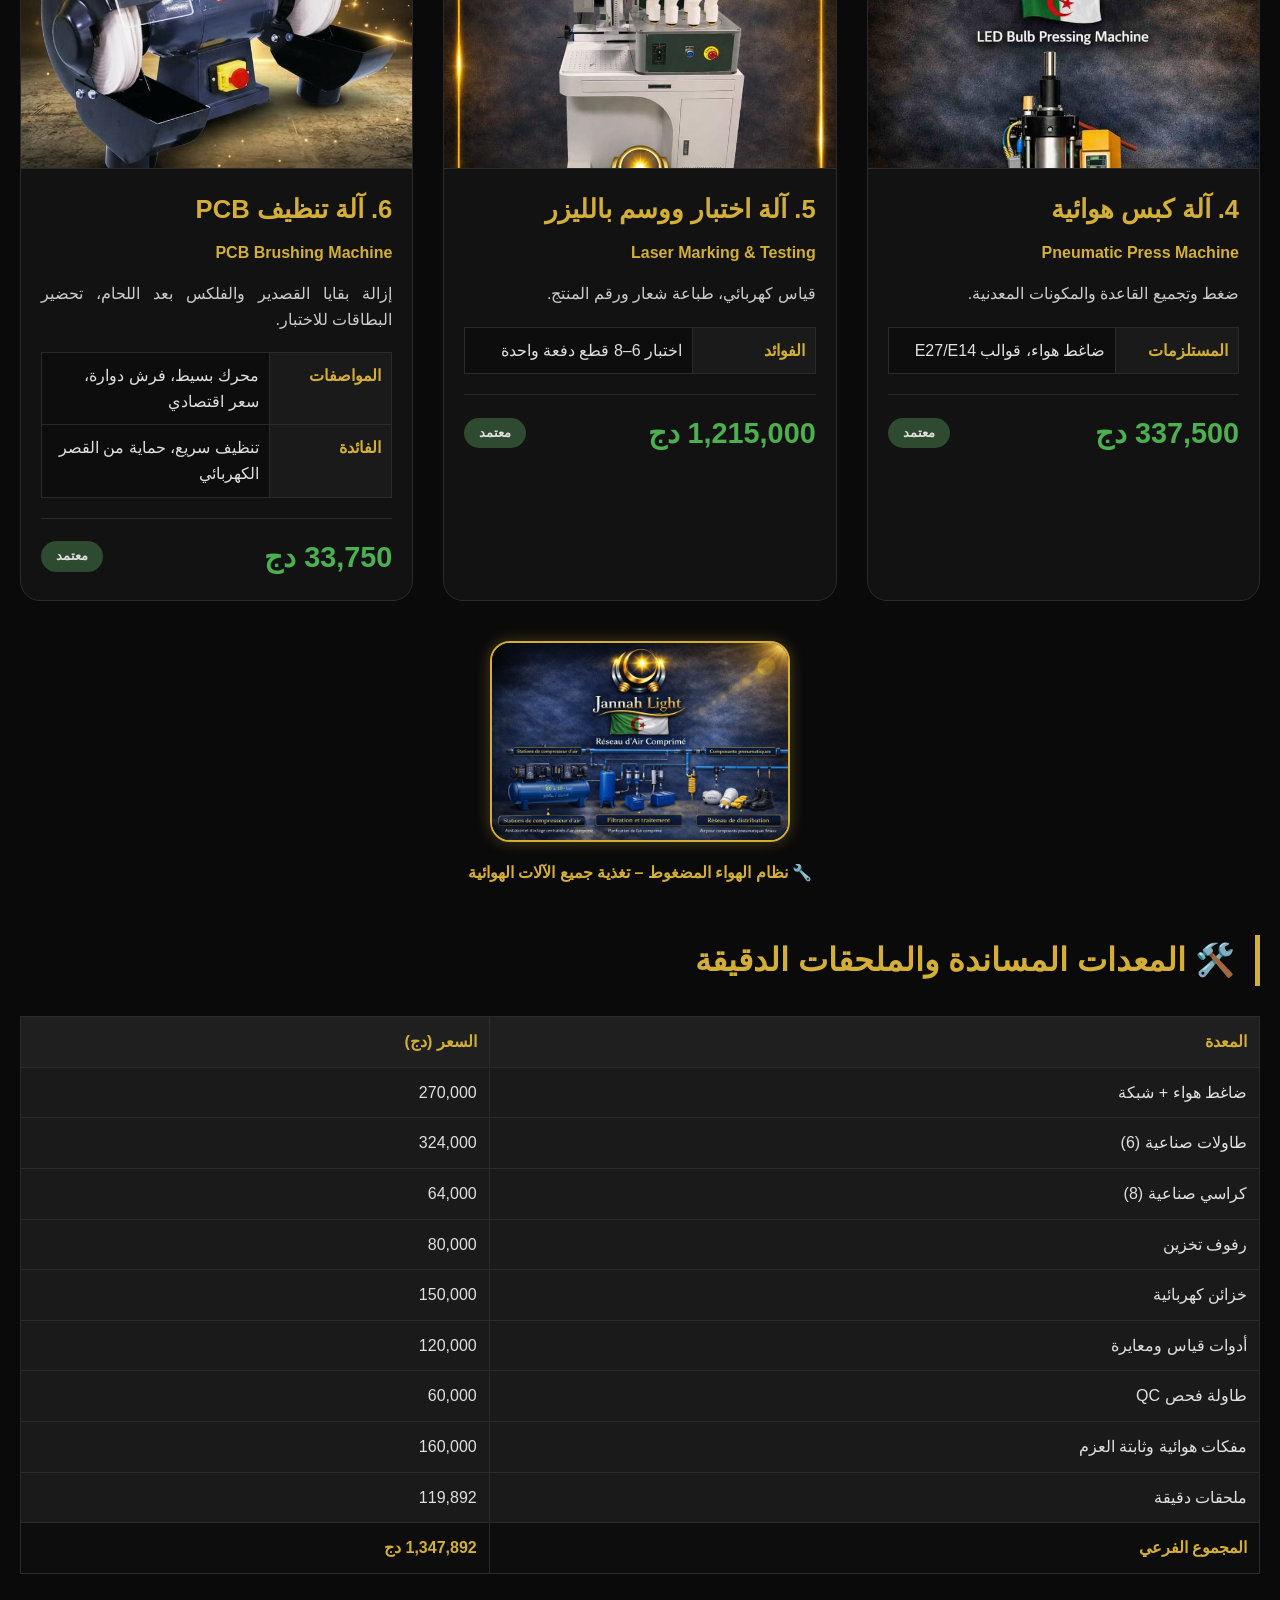
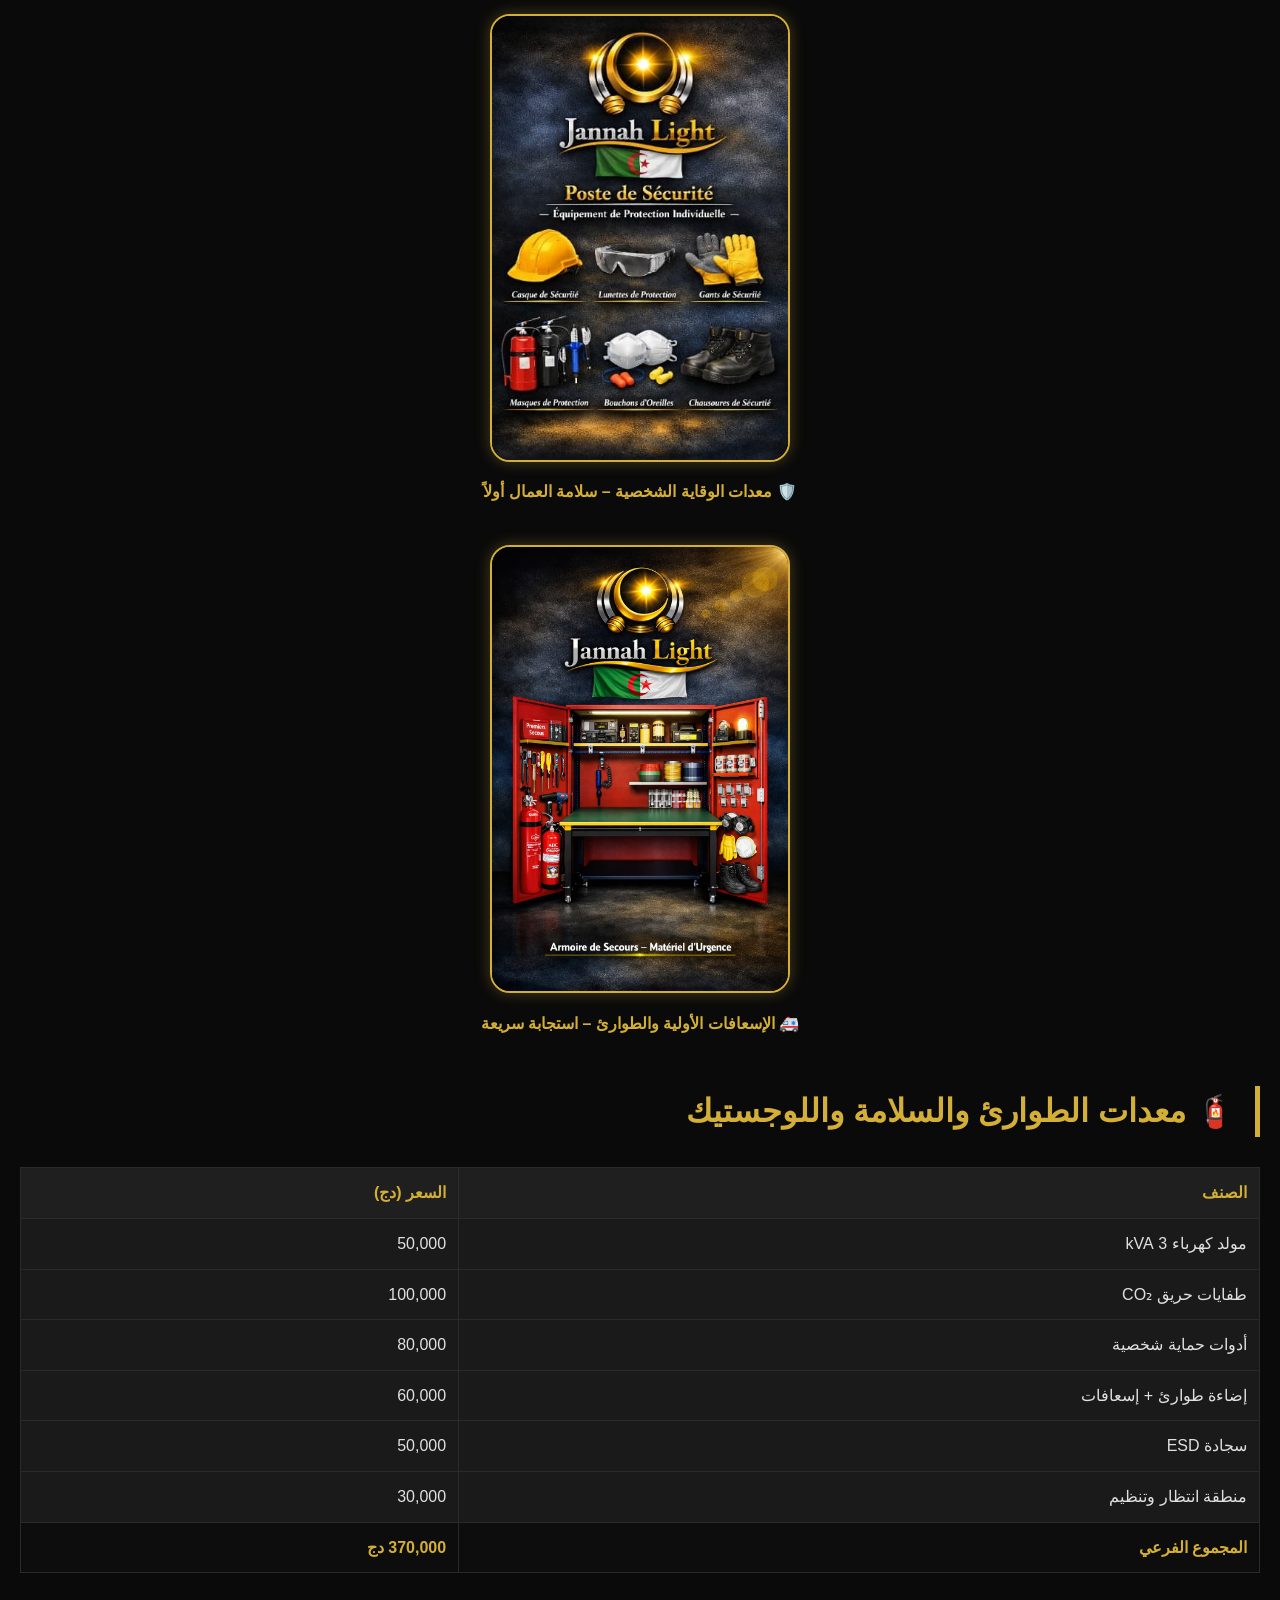
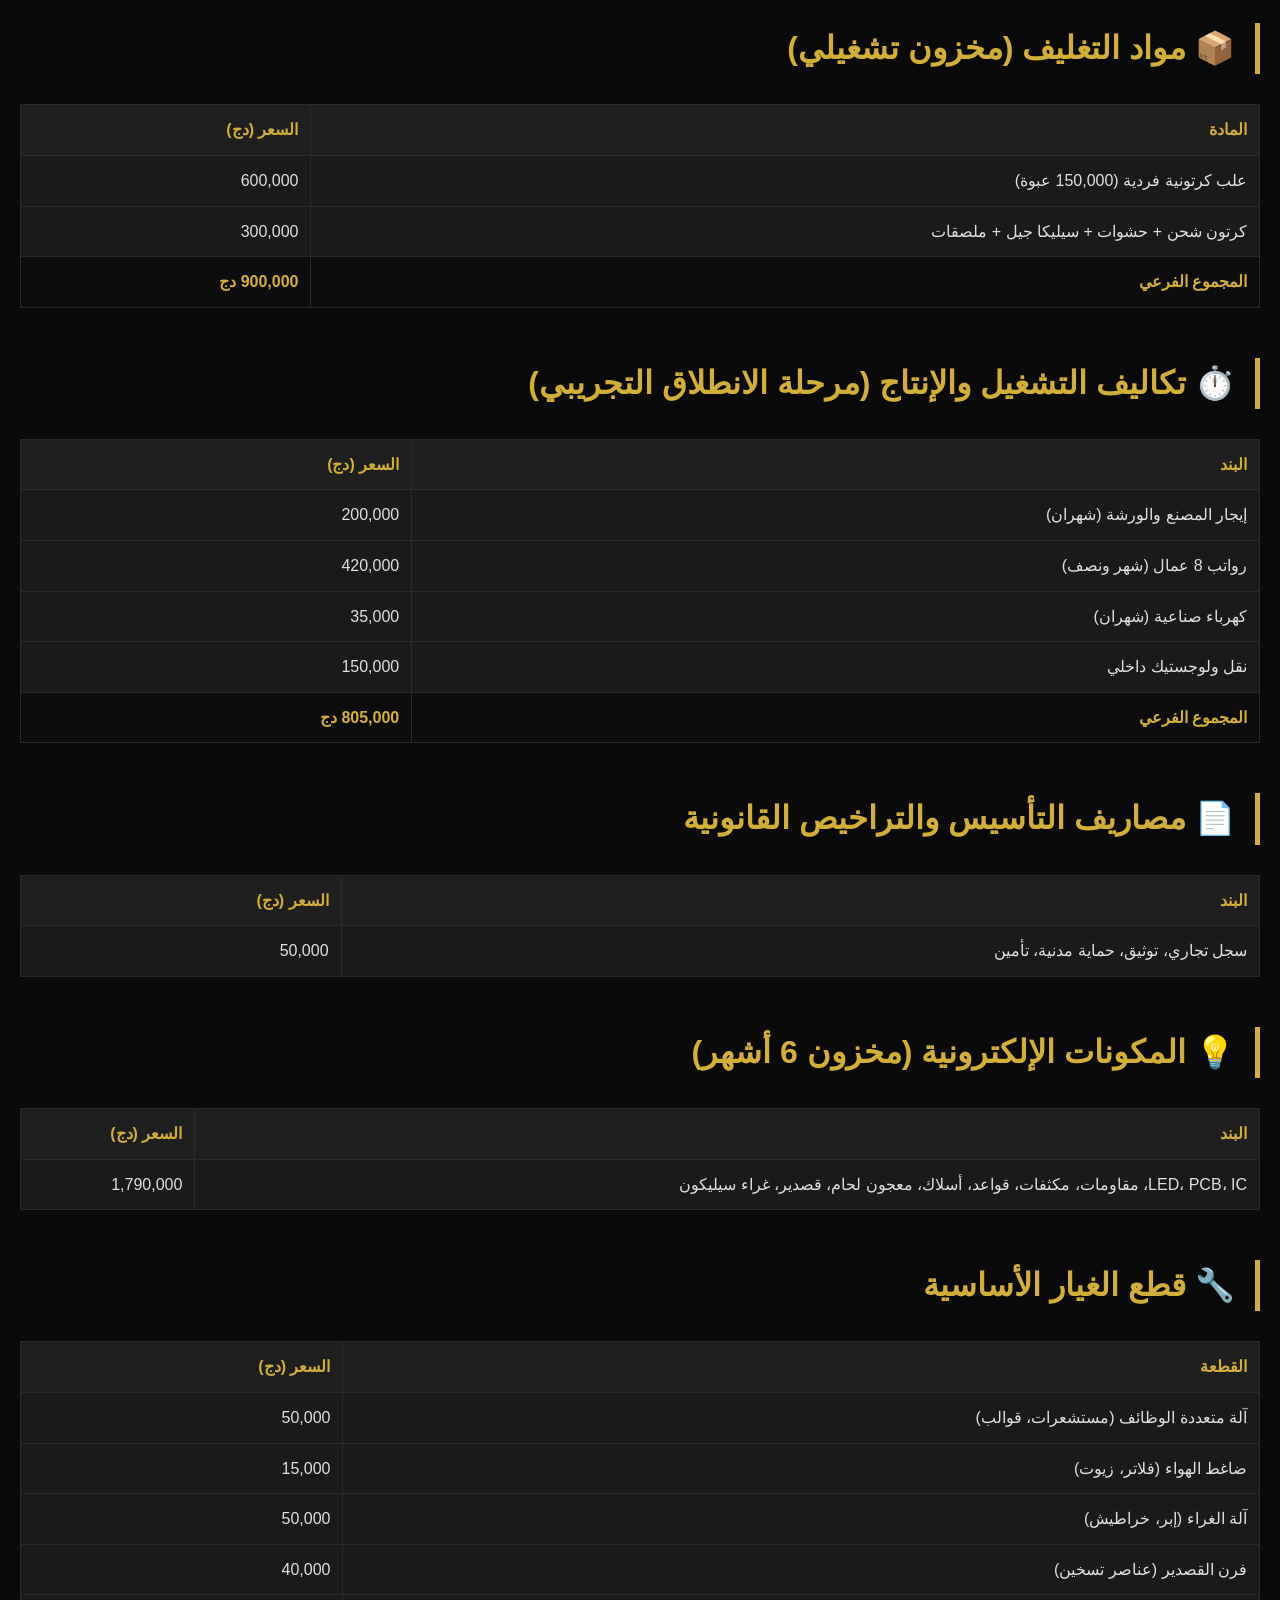
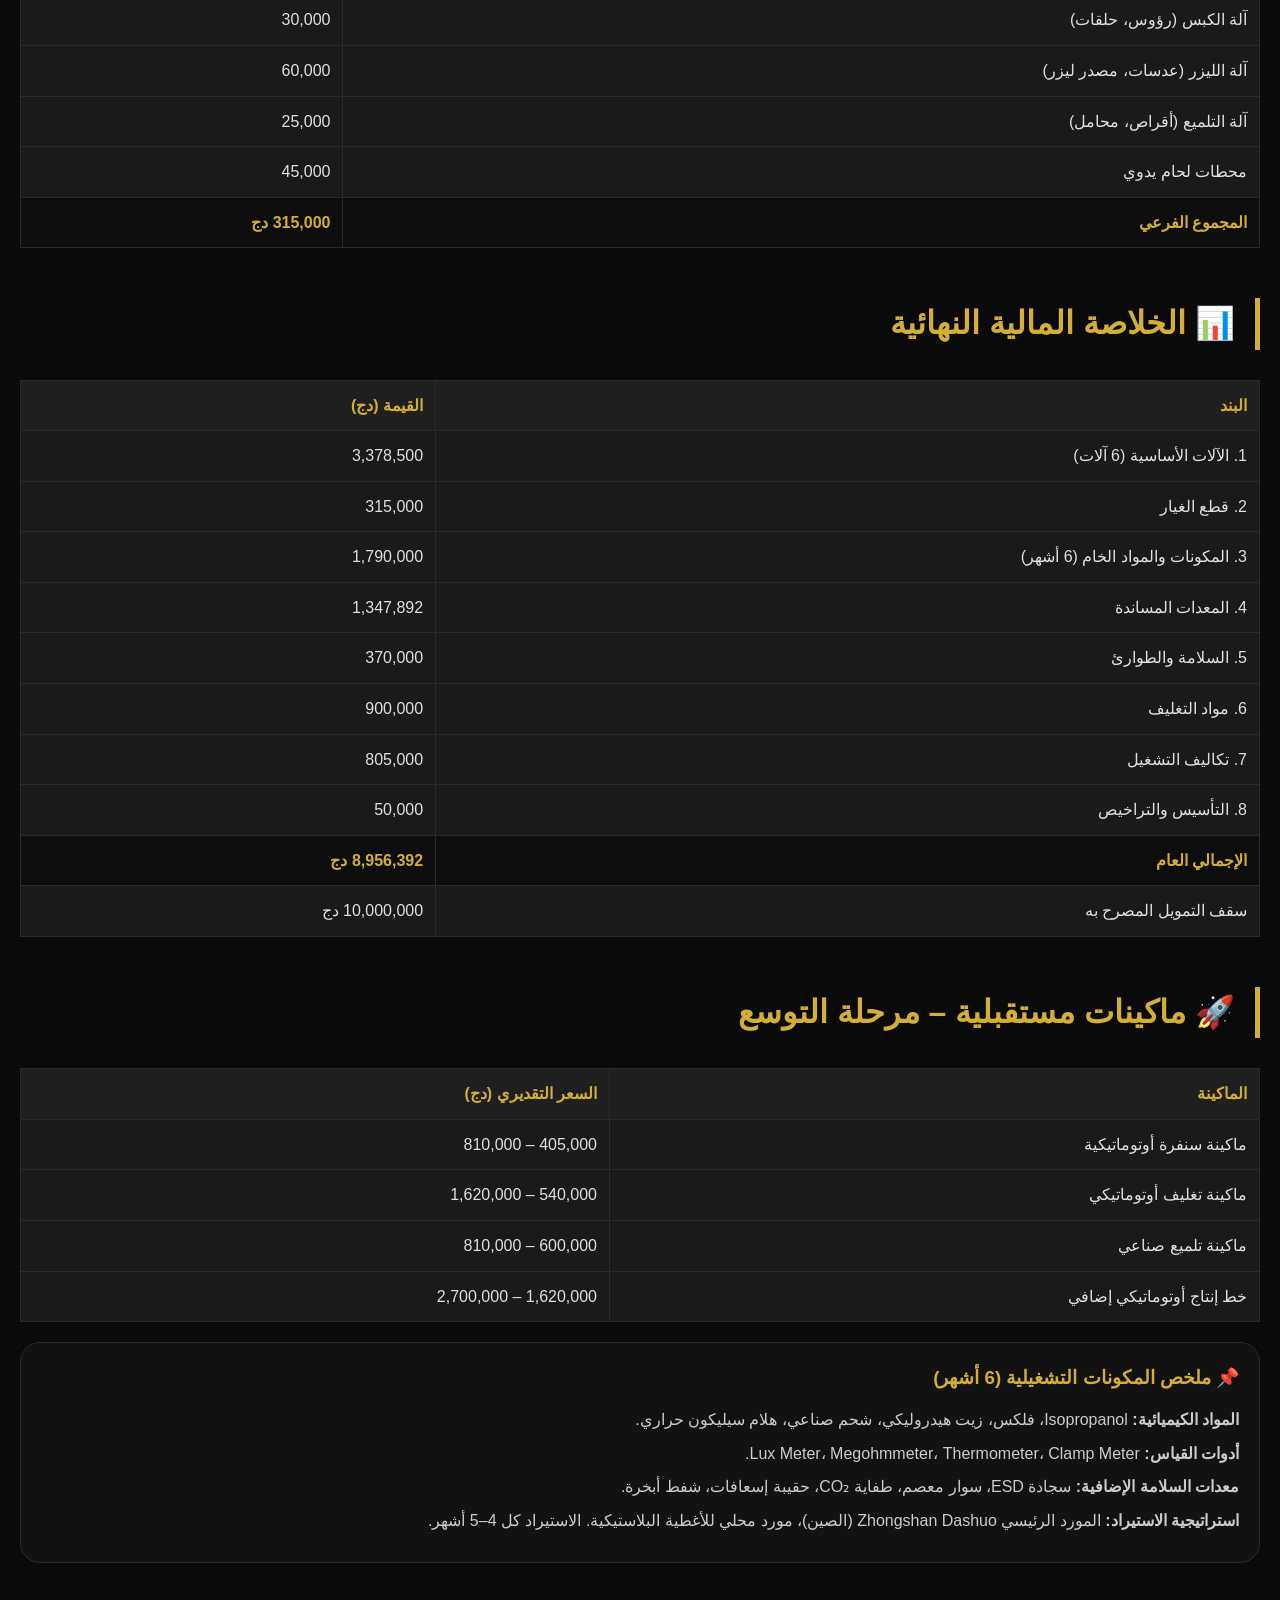
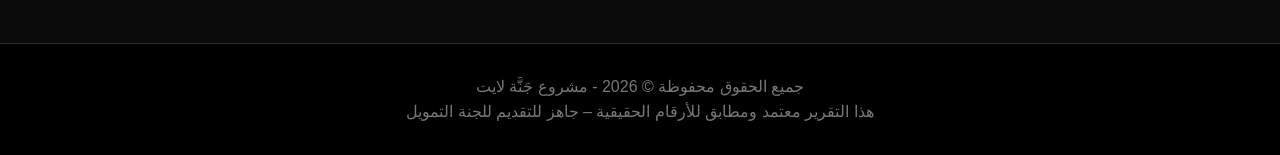
<file: machines.html>
<!DOCTYPE html>
<html lang="ar" dir="rtl">
<head>
    <meta charset="UTF-8">
    <meta name="viewport" content="width=device-width, initial-scale=1.0">
    <title>جَنَّة لايت - الدليل التقني والمالي المعتمد</title>
    <style>
        * { margin: 0; padding: 0; box-sizing: border-box; }
        body { background-color: #0a0a0a; font-family: 'Segoe UI', Tahoma, sans-serif; color: #e0e0e0; line-height: 1.6; }

        .main-header { background: linear-gradient(135deg, #000000, #1f1f1f); border-bottom: 3px solid #d4af37; text-align: center; padding: 40px 20px; }
        .main-header h1 { color: #d4af37; font-size: 2.8rem; letter-spacing: 2px; }
        .main-header h2 { color: #aaa; font-size: 1.5rem; margin: 10px 0; }
        .main-header p { color: #ccc; max-width: 800px; margin: 20px auto 0; }

        .container { max-width: 1300px; margin: 0 auto; padding: 30px 20px; }

        .download-buttons { display: flex; justify-content: center; gap: 20px; flex-wrap: wrap; margin-bottom: 40px; }
        .btn { background: linear-gradient(135deg, #d4af37, #aa841b); color: #000; font-weight: bold; padding: 12px 28px; border-radius: 40px; text-decoration: none; display: inline-block; transition: 0.3s; box-shadow: 0 4px 10px rgba(212,175,55,0.3); }
        .btn:hover { transform: translateY(-3px); box-shadow: 0 8px 20px rgba(212,175,55,0.5); }
        .btn-outline { background: transparent; border: 2px solid #d4af37; color: #d4af37; }
        .btn-outline:hover { background: #d4af37; color: #000; }

        .section-title { font-size: 2rem; color: #d4af37; border-right: 5px solid #d4af37; padding-right: 20px; margin: 50px 0 30px 0; }

        /* ---- بطاقات المعلومات السريعة ---- */
        .info-cards { display: flex; flex-wrap: wrap; gap: 20px; justify-content: center; margin-bottom: 50px; }
        .card { background: #121212; border: 1px solid #2a2a2a; border-radius: 20px; padding: 20px; flex: 1; min-width: 200px; text-align: center; transition: 0.3s; }
        .card:hover { border-color: #d4af37; }
        .card h4 { color: #d4af37; margin-bottom: 10px; font-size: 1.2rem; }
        .card .number { font-size: 2rem; font-weight: bold; color: #4caf50; }

        /* ---- بطاقات الآلات ---- */
        .machines-grid { display: grid; grid-template-columns: repeat(auto-fit, minmax(350px, 1fr)); gap: 30px; margin-bottom: 40px; }
        .machine-card { background: #121212; border: 1px solid #2a2a2a; border-radius: 20px; overflow: hidden; transition: 0.3s; }
        .machine-card:hover { border-color: #d4af37; transform: translateY(-6px); }
        .machine-img { width: 100%; height: 200px; background: #1e1e1e; display: flex; align-items: center; justify-content: center; overflow: hidden; border-bottom: 1px solid #2a2a2a; }
        .machine-img img { width: 100%; height: 100%; object-fit: cover; }
        .machine-info { padding: 20px; }
        .machine-info h3 { color: #d4af37; font-size: 1.6rem; margin-bottom: 10px; }
        .machine-sub { color: #d4af37; font-weight: bold; margin-bottom: 15px; }
        .machine-desc { color: #ccc; margin-bottom: 20px; text-align: justify; }

        /* ---- جداول المواصفات (داخل البطاقات) ---- */
        .specs-table { width: 100%; border-collapse: collapse; margin: 15px 0; background: #0d0d0d; border: 1px solid #2a2a2a; }
        .specs-table td { padding: 10px; border: 1px solid #2a2a2a; vertical-align: top; }
        .specs-table td:first-child { color: #d4af37; font-weight: bold; width: 35%; background: #1a1a1a; }

        .price-tag { display: flex; justify-content: space-between; align-items: center; margin-top: 20px; padding-top: 15px; border-top: 1px solid #2a2a2a; }
        .price { color: #4caf50; font-size: 1.8rem; font-weight: bold; }
        .status { background: #2e4a30; padding: 5px 15px; border-radius: 30px; font-size: 0.8rem; font-weight: bold; }

        /* ---- جداول البيانات العامة ---- */
        .data-table { width: 100%; border-collapse: collapse; background: #121212; margin: 20px 0; }
        .data-table th { background: #1f1f1f; color: #d4af37; border: 1px solid #2a2a2a; padding: 12px; text-align: right; }
        .data-table td { border: 1px solid #2a2a2a; padding: 12px; text-align: right; background: #1a1a1a; }
        .data-table tr.total td { background: #0d0d0d; font-weight: bold; color: #d4af37; }

        /* ---- صور الأقسام ---- */
        .image-section { text-align: center; margin: 40px 0 20px; }
        .image-section img { max-width: 300px; border-radius: 20px; border: 2px solid #d4af37; box-shadow: 0 0 15px rgba(212,175,55,0.3); }
        .image-caption { text-align: center; color: #d4af37; font-size: 1rem; margin: 10px 0 20px; font-weight: bold; }

        /* ---- صندوق الملخص ---- */
        .summary-box { background: #121212; padding: 20px; border-radius: 20px; border: 1px solid #2a2a2a; }
        .summary-box h3 { color: #d4af37; margin-bottom: 14px; }
        .summary-box p { margin-bottom: 8px; color: #ccc; }

        footer { background: #000; text-align: center; padding: 30px; margin-top: 50px; border-top: 1px solid #2a2a2a; color: #777; }

        @media (max-width: 700px) {
            .machines-grid { grid-template-columns: 1fr; }
            .price { font-size: 1.4rem; }
            .image-section img { max-width: 90%; }
        }
    </style>
</head>
<body>

<!-- ===== HEADER ===== -->
<div class="main-header">
    <h1>جَنَّة لايت</h1>
    <h2>Jannah Light</h2>
    <p>المرجع التقني والمالي المتكامل – ورشة 200 م² – طاقة 25,000 وحدة/شهر – 8 عمال</p>
</div>

<div class="container">

    <!-- أزرار التحميل -->
    <div class="download-buttons">
        <a href="media.pdf/machines_guide.pdf" class="btn" target="_blank">📄 تصفح الكتالوج التقني (PDF)</a>
        <a href="machines_list_2.docx" class="btn btn-outline" download>📥 تحميل قائمة الآلات (DOCX)</a>
    </div>

    <!-- كروت المعلومات السريعة -->
    <div class="info-cards">
        <div class="card">
            <h4>💰 إجمالي المشروع</h4>
            <div class="number">8,956,392 دج</div>
            <div>أقل من سقف التمويل</div>
        </div>
        <div class="card">
            <h4>⚙️ عدد الآلات</h4>
            <div class="number">6</div>
            <div>بما فيها آلة التنظيف</div>
        </div>
        <div class="card">
            <h4>📦 مخزون استراتيجي</h4>
            <div class="number">6 أشهر</div>
            <div>مواد خام + تغليف</div>
        </div>
        <div class="card">
            <h4>👥 طاقة بشرية</h4>
            <div class="number">8 عمال</div>
            <div>وردية أولى</div>
        </div>
    </div>

    <!-- صورة افتتاحية -->
    <div class="image-section">
        <img src="mchshopall.jpg" alt="جميع آلات جَنَّة لايت" onerror="this.style.display='none'">
        <div class="image-caption">🏭 جميع آلات ومعدات خط الإنتاج – جَنَّة لايت</div>
    </div>

    <!-- ===== الآلات الأساسية ===== -->
    <h2 class="section-title">⚙️ الآلات الأساسية – خط الإنتاج المتكامل</h2>
    <div class="machines-grid">

        <!-- الآلة 1 -->
        <div class="machine-card">
            <div class="machine-img">
                <img src="jlled.jpg" alt="آلة متعددة الوظائف">
            </div>
            <div class="machine-info">
                <h3>1. آلة متعددة الوظائف</h3>
                <div class="machine-sub">Pressing + Assembly + Testing</div>
                <div class="machine-desc">كبس القاعدة والمسامير، التجميع الميكانيكي، الاختبار الأولي.</div>
                <table class="specs-table">
                    <tr><td>الوظائف</td><td>كبس، تجميع، اختبار</td></tr>
                    <tr><td>قطع الغيار</td><td>مفاتيح، قوالب، أسطوانات</td></tr>
                </table>
                <div class="price-tag">
                    <span class="price">861,250 دج</span>
                    <span class="status">معتمد</span>
                </div>
            </div>
        </div>

        <!-- الآلة 2 -->
        <div class="machine-card">
            <div class="machine-img">
                <img src="agingoven.jpg" alt="فرن تغطيس بالقصدير">
            </div>
            <div class="machine-info">
                <h3>2. فرن تغطيس بالقصدير</h3>
                <div class="machine-sub">Solder Pot SB PTC 500-D</div>
                <div class="machine-desc">لحام PCB، تحكم رقمي 200–450°C.</div>
                <table class="specs-table">
                    <tr><td>المواصفات</td><td>وعاء تيتانيوم، تحكم PID</td></tr>
                    <tr><td>السلامة</td><td>توصيل أرضي إلزامي</td></tr>
                </table>
                <div class="price-tag">
                    <span class="price">54,000 دج</span>
                    <span class="status">معتمد</span>
                </div>
            </div>
        </div>

        <!-- الآلة 3 -->
        <div class="machine-card">
            <div class="machine-img">
                <img src="gluemachine.jpg" alt="آلة توزيع الغراء">
            </div>
            <div class="machine-info">
                <h3>3. آلة توزيع الغراء</h3>
                <div class="machine-sub">Glue Dispenser Semi-Auto</div>
                <div class="machine-desc">توزيع الغراء، تثبيت الغطاء، إنتاج 1400 وحدة/ساعة.</div>
                <table class="specs-table">
                    <tr><td>الملحقات</td><td>إبر، خراطيش، مضخة</td></tr>
                    <tr><td>الصيانة</td><td>تنظيف الفوهات دورياً</td></tr>
                </table>
                <div class="price-tag">
                    <span class="price">877,000 دج</span>
                    <span class="status">معتمد</span>
                </div>
            </div>
        </div>

        <!-- الآلة 4 -->
        <div class="machine-card">
            <div class="machine-img">
                <img src="airpress.jpg" alt="آلة كبس هوائية">
            </div>
            <div class="machine-info">
                <h3>4. آلة كبس هوائية</h3>
                <div class="machine-sub">Pneumatic Press Machine</div>
                <div class="machine-desc">ضغط وتجميع القاعدة والمكونات المعدنية.</div>
                <table class="specs-table">
                    <tr><td>المستلزمات</td><td>ضاغط هواء، قوالب E27/E14</td></tr>
                </table>
                <div class="price-tag">
                    <span class="price">337,500 دج</span>
                    <span class="status">معتمد</span>
                </div>
            </div>
        </div>

        <!-- الآلة 5 -->
        <div class="machine-card">
            <div class="machine-img">
                <img src="lasermachine.jpg" alt="آلة اختبار ووسم بالليزر">
            </div>
            <div class="machine-info">
                <h3>5. آلة اختبار ووسم بالليزر</h3>
                <div class="machine-sub">Laser Marking &amp; Testing</div>
                <div class="machine-desc">قياس كهربائي، طباعة شعار ورقم المنتج.</div>
                <table class="specs-table">
                    <tr><td>الفوائد</td><td>اختبار 6–8 قطع دفعة واحدة</td></tr>
                </table>
                <div class="price-tag">
                    <span class="price">1,215,000 دج</span>
                    <span class="status">معتمد</span>
                </div>
            </div>
        </div>

        <!-- الآلة 6 -->
        <div class="machine-card">
            <div class="machine-img">
                <img src="scrubber.jpg" alt="آلة تنظيف PCB">
            </div>
            <div class="machine-info">
                <h3>6. آلة تنظيف PCB</h3>
                <div class="machine-sub">PCB Brushing Machine</div>
                <div class="machine-desc">إزالة بقايا القصدير والفلكس بعد اللحام، تحضير البطاقات للاختبار.</div>
                <table class="specs-table">
                    <tr><td>المواصفات</td><td>محرك بسيط، فرش دوارة، سعر اقتصادي</td></tr>
                    <tr><td>الفائدة</td><td>تنظيف سريع، حماية من القصر الكهربائي</td></tr>
                </table>
                <div class="price-tag">
                    <span class="price">33,750 دج</span>
                    <span class="status">معتمد</span>
                </div>
            </div>
        </div>

    </div><!-- /machines-grid -->

    <!-- ===== المعدات المساندة ===== -->
    <div class="image-section">
        <img src="airnetwork.jpg" alt="شبكة الهواء المضغوط" onerror="this.style.display='none'">
        <div class="image-caption">🔧 نظام الهواء المضغوط – تغذية جميع الآلات الهوائية</div>
    </div>

    <h2 class="section-title">🛠️ المعدات المساندة والملحقات الدقيقة</h2>
    <table class="data-table">
        <tr><th>المعدة</th><th>السعر (دج)</th></tr>
        <tr><td>ضاغط هواء + شبكة</td><td>270,000</td></tr>
        <tr><td>طاولات صناعية (6)</td><td>324,000</td></tr>
        <tr><td>كراسي صناعية (8)</td><td>64,000</td></tr>
        <tr><td>رفوف تخزين</td><td>80,000</td></tr>
        <tr><td>خزائن كهربائية</td><td>150,000</td></tr>
        <tr><td>أدوات قياس ومعايرة</td><td>120,000</td></tr>
        <tr><td>طاولة فحص QC</td><td>60,000</td></tr>
        <tr><td>مفكات هوائية وثابتة العزم</td><td>160,000</td></tr>
        <tr><td>ملحقات دقيقة</td><td>119,892</td></tr>
        <tr class="total"><td>المجموع الفرعي</td><td>1,347,892 دج</td></tr>
    </table>

    <!-- ===== السلامة والطوارئ ===== -->
    <div class="image-section">
        <img src="safetygear.jpg" alt="معدات الحماية الشخصية" onerror="this.style.display='none'">
        <div class="image-caption">🛡️ معدات الوقاية الشخصية – سلامة العمال أولاً</div>
    </div>

    <div class="image-section">
        <img src="firstaid.jpg" alt="حقيبة إسعافات أولية" onerror="this.style.display='none'">
        <div class="image-caption">🚑 الإسعافات الأولية والطوارئ – استجابة سريعة</div>
    </div>

    <h2 class="section-title">🧯 معدات الطوارئ والسلامة واللوجستيك</h2>
    <table class="data-table">
        <tr><th>الصنف</th><th>السعر (دج)</th></tr>
        <tr><td>مولد كهرباء 3 kVA</td><td>50,000</td></tr>
        <tr><td>طفايات حريق CO₂</td><td>100,000</td></tr>
        <tr><td>أدوات حماية شخصية</td><td>80,000</td></tr>
        <tr><td>إضاءة طوارئ + إسعافات</td><td>60,000</td></tr>
        <tr><td>سجادة ESD</td><td>50,000</td></tr>
        <tr><td>منطقة انتظار وتنظيم</td><td>30,000</td></tr>
        <tr class="total"><td>المجموع الفرعي</td><td>370,000 دج</td></tr>
    </table>

    <!-- ===== مواد التغليف ===== -->
    <h2 class="section-title">📦 مواد التغليف (مخزون تشغيلي)</h2>
    <table class="data-table">
        <tr><th>المادة</th><th>السعر (دج)</th></tr>
        <tr><td>علب كرتونية فردية (150,000 عبوة)</td><td>600,000</td></tr>
        <tr><td>كرتون شحن + حشوات + سيليكا جيل + ملصقات</td><td>300,000</td></tr>
        <tr class="total"><td>المجموع الفرعي</td><td>900,000 دج</td></tr>
    </table>

    <!-- ===== تكاليف التشغيل ===== -->
    <h2 class="section-title">⏱️ تكاليف التشغيل والإنتاج (مرحلة الانطلاق التجريبي)</h2>
    <table class="data-table">
        <tr><th>البند</th><th>السعر (دج)</th></tr>
        <tr><td>إيجار المصنع والورشة (شهران)</td><td>200,000</td></tr>
        <tr><td>رواتب 8 عمال (شهر ونصف)</td><td>420,000</td></tr>
        <tr><td>كهرباء صناعية (شهران)</td><td>35,000</td></tr>
        <tr><td>نقل ولوجستيك داخلي</td><td>150,000</td></tr>
        <tr class="total"><td>المجموع الفرعي</td><td>805,000 دج</td></tr>
    </table>

    <!-- ===== التأسيس والتراخيص ===== -->
    <h2 class="section-title">📄 مصاريف التأسيس والتراخيص القانونية</h2>
    <table class="data-table">
        <tr><th>البند</th><th>السعر (دج)</th></tr>
        <tr><td>سجل تجاري، توثيق، حماية مدنية، تأمين</td><td>50,000</td></tr>
    </table>

    <!-- ===== المكونات الإلكترونية ===== -->
    <h2 class="section-title">💡 المكونات الإلكترونية (مخزون 6 أشهر)</h2>
    <table class="data-table">
        <tr><th>البند</th><th>السعر (دج)</th></tr>
        <tr><td>LED، PCB، IC، مقاومات، مكثفات، قواعد، أسلاك، معجون لحام، قصدير، غراء سيليكون</td><td>1,790,000</td></tr>
    </table>

    <!-- ===== قطع الغيار ===== -->
    <h2 class="section-title">🔧 قطع الغيار الأساسية</h2>
    <table class="data-table">
        <tr><th>القطعة</th><th>السعر (دج)</th></tr>
        <tr><td>آلة متعددة الوظائف (مستشعرات، قوالب)</td><td>50,000</td></tr>
        <tr><td>ضاغط الهواء (فلاتر، زيوت)</td><td>15,000</td></tr>
        <tr><td>آلة الغراء (إبر، خراطيش)</td><td>50,000</td></tr>
        <tr><td>فرن القصدير (عناصر تسخين)</td><td>40,000</td></tr>
        <tr><td>آلة الكبس (رؤوس، حلقات)</td><td>30,000</td></tr>
        <tr><td>آلة الليزر (عدسات، مصدر ليزر)</td><td>60,000</td></tr>
        <tr><td>آلة التلميع (أقراص، محامل)</td><td>25,000</td></tr>
        <tr><td>محطات لحام يدوي</td><td>45,000</td></tr>
        <tr class="total"><td>المجموع الفرعي</td><td>315,000 دج</td></tr>
    </table>

    <!-- ===== الخلاصة المالية ===== -->
    <h2 class="section-title">📊 الخلاصة المالية النهائية</h2>
    <table class="data-table">
        <tr><th>البند</th><th>القيمة (دج)</th></tr>
        <tr><td>1. الآلات الأساسية (6 آلات)</td><td>3,378,500</td></tr>
        <tr><td>2. قطع الغيار</td><td>315,000</td></tr>
        <tr><td>3. المكونات والمواد الخام (6 أشهر)</td><td>1,790,000</td></tr>
        <tr><td>4. المعدات المساندة</td><td>1,347,892</td></tr>
        <tr><td>5. السلامة والطوارئ</td><td>370,000</td></tr>
        <tr><td>6. مواد التغليف</td><td>900,000</td></tr>
        <tr><td>7. تكاليف التشغيل</td><td>805,000</td></tr>
        <tr><td>8. التأسيس والتراخيص</td><td>50,000</td></tr>
        <tr class="total"><td>الإجمالي العام</td><td>8,956,392 دج</td></tr>
        <tr><td>سقف التمويل المصرح به</td><td>10,000,000 دج</td></tr>
    </table>

    <!-- ===== ماكينات مستقبلية ===== -->
    <h2 class="section-title">🚀 ماكينات مستقبلية – مرحلة التوسع</h2>
    <table class="data-table">
        <tr><th>الماكينة</th><th>السعر التقديري (دج)</th></tr>
        <tr><td>ماكينة سنفرة أوتوماتيكية</td><td>405,000 – 810,000</td></tr>
        <tr><td>ماكينة تغليف أوتوماتيكي</td><td>540,000 – 1,620,000</td></tr>
        <tr><td>ماكينة تلميع صناعي</td><td>600,000 – 810,000</td></tr>
        <tr><td>خط إنتاج أوتوماتيكي إضافي</td><td>1,620,000 – 2,700,000</td></tr>
    </table>

    <!-- ===== ملخص المكونات التشغيلية ===== -->
    <div class="summary-box">
        <h3>📌 ملخص المكونات التشغيلية (6 أشهر)</h3>
        <p><strong>المواد الكيميائية:</strong> Isopropanol، فلكس، زيت هيدروليكي، شحم صناعي، هلام سيليكون حراري.</p>
        <p><strong>أدوات القياس:</strong> Lux Meter، Megohmmeter، Thermometer، Clamp Meter.</p>
        <p><strong>معدات السلامة الإضافية:</strong> سجادة ESD، سوار معصم، طفاية CO₂، حقيبة إسعافات، شفط أبخرة.</p>
        <p><strong>استراتيجية الاستيراد:</strong> المورد الرئيسي Zhongshan Dashuo (الصين)، مورد محلي للأغطية البلاستيكية. الاستيراد كل 4–5 أشهر.</p>
    </div>

</div><!-- /container -->

<footer>
    <p>جميع الحقوق محفوظة © 2026 - مشروع جَنَّة لايت</p>
    <p>هذا التقرير معتمد ومطابق للأرقام الحقيقية – جاهز للتقديم للجنة التمويل</p>
</footer>

</body>
</html>
</file>
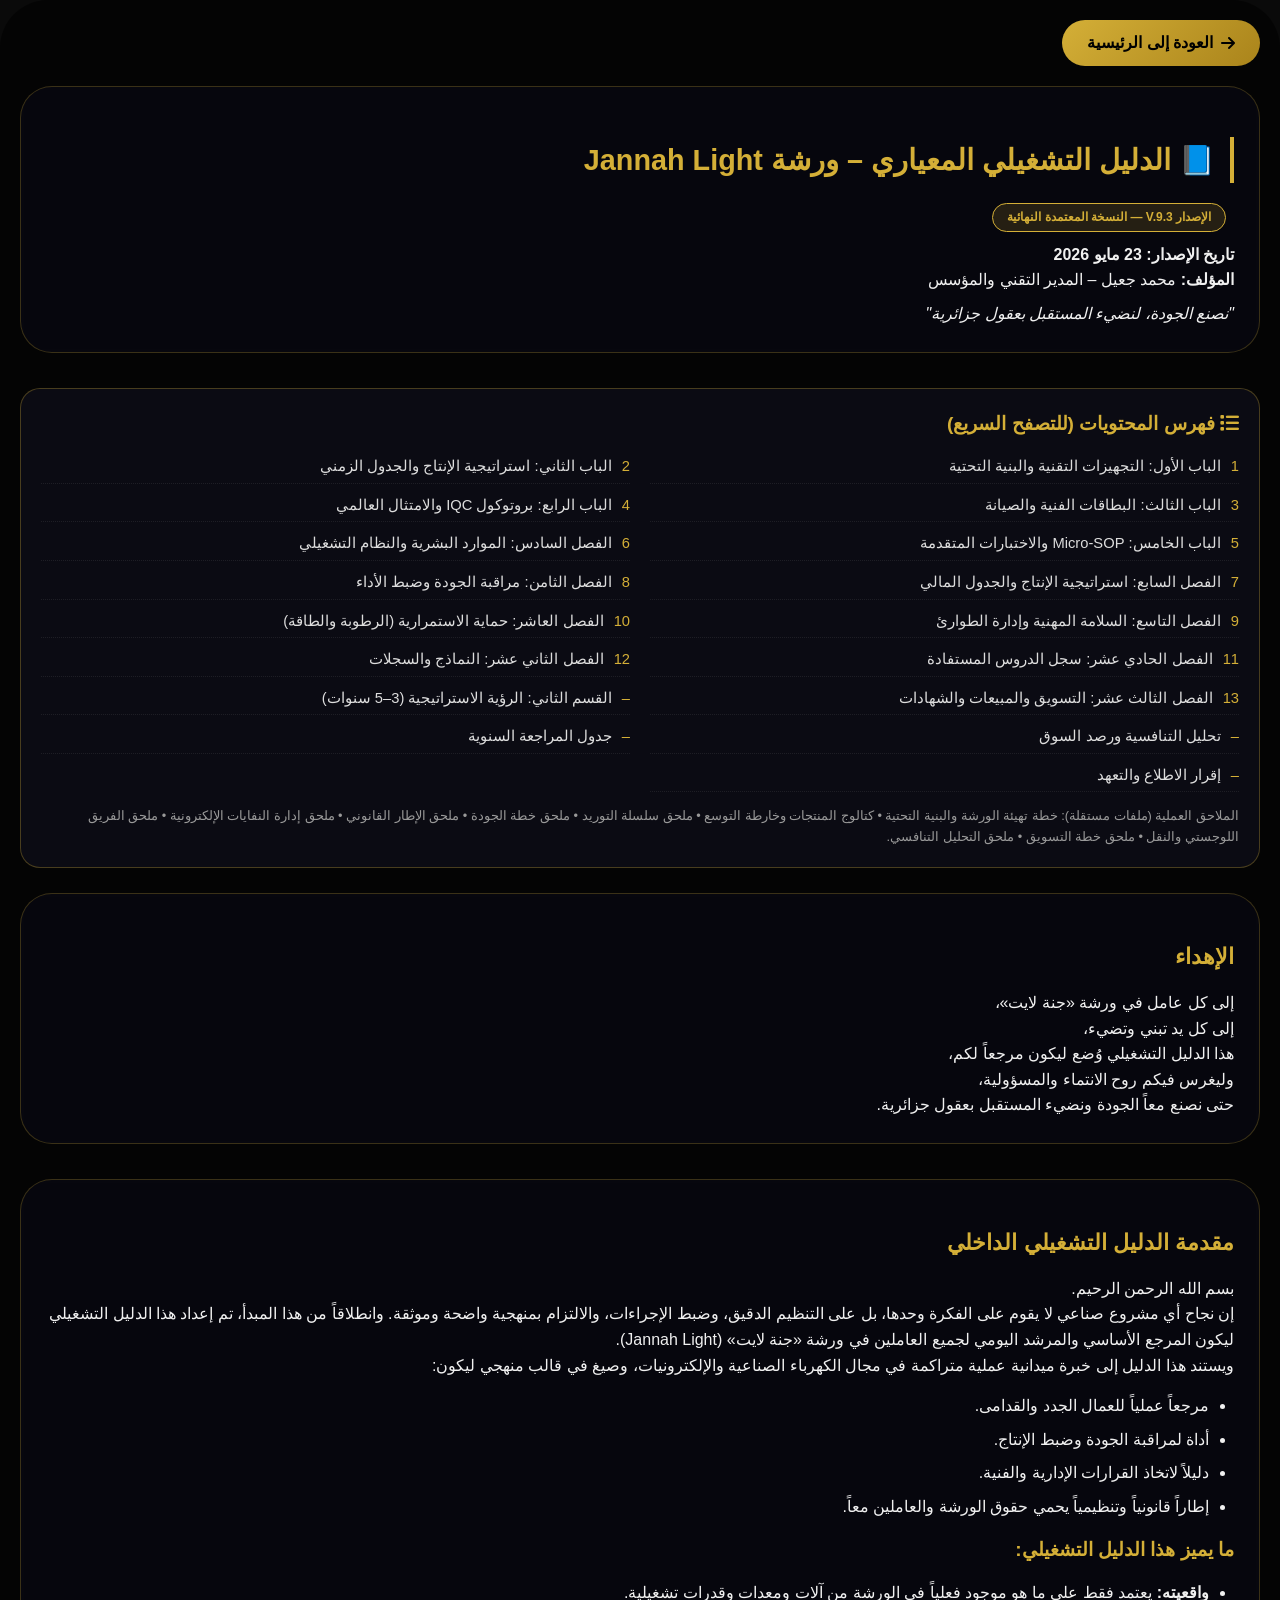
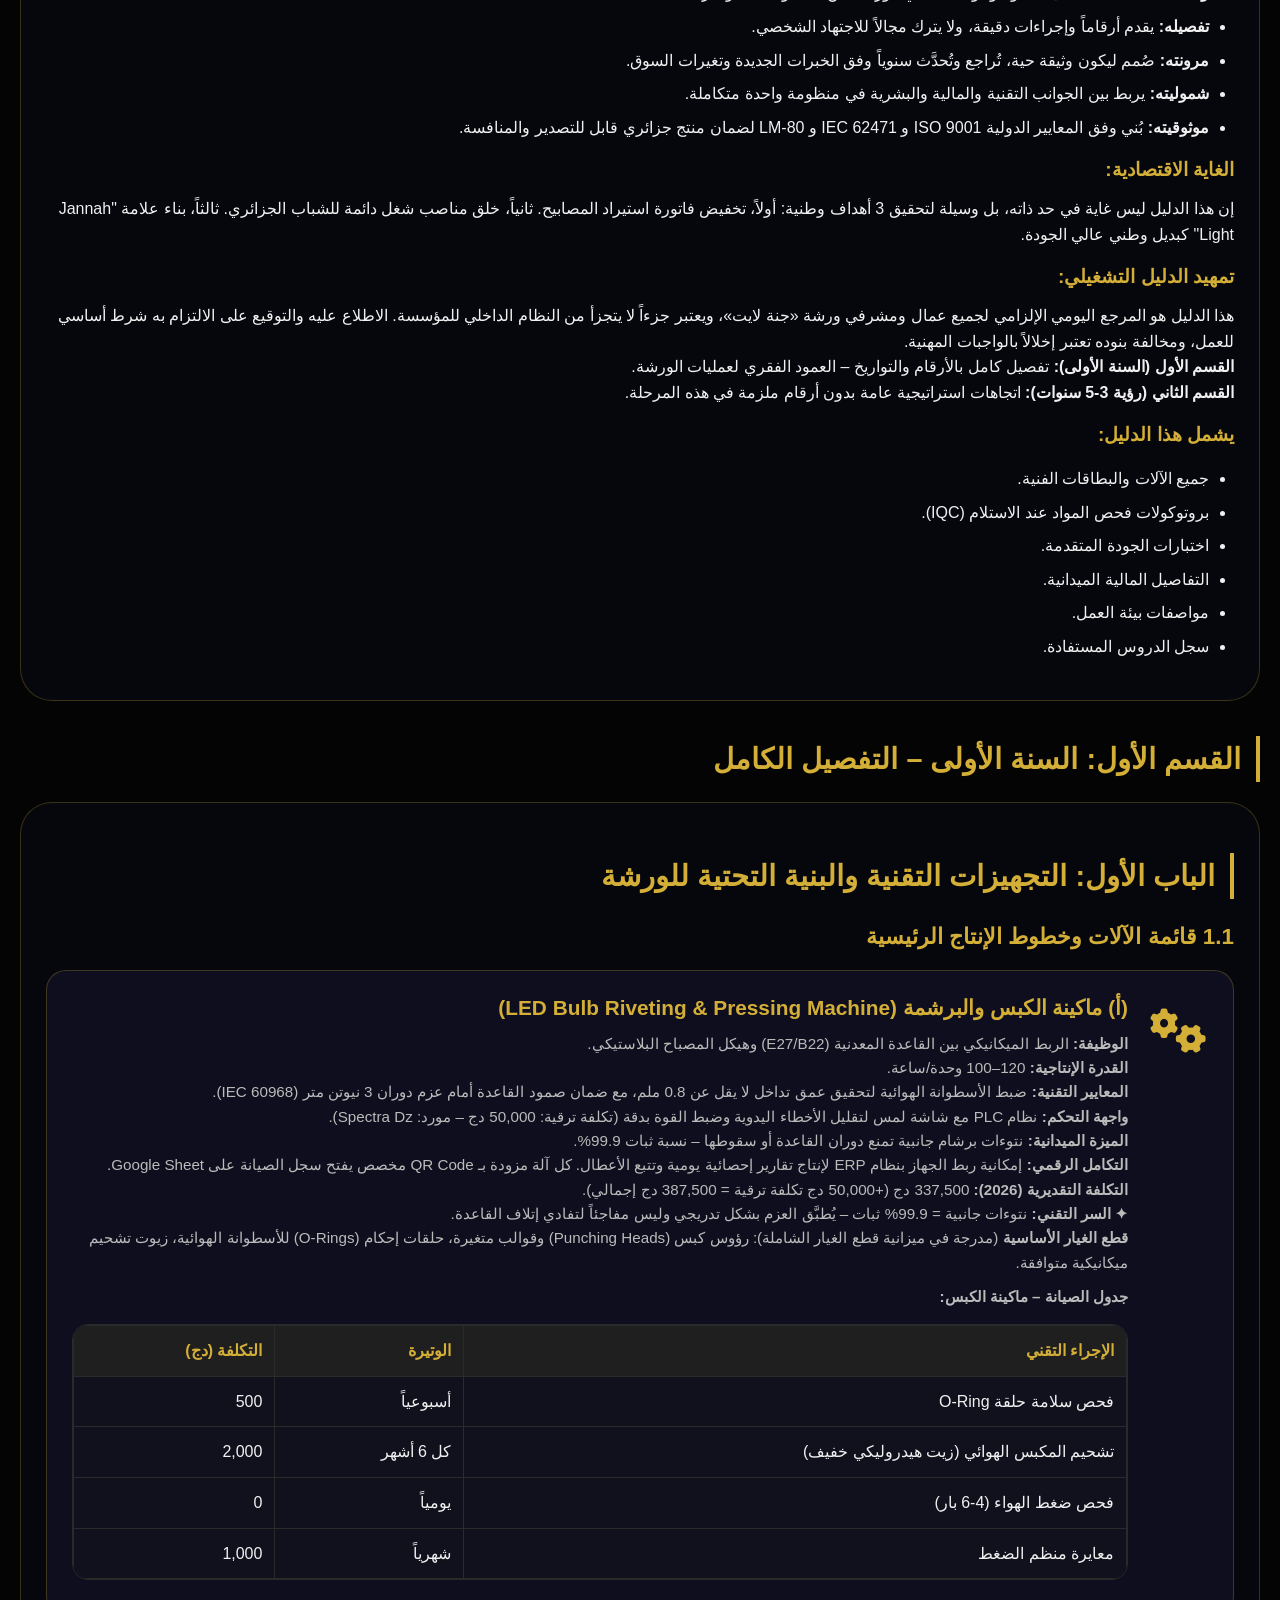
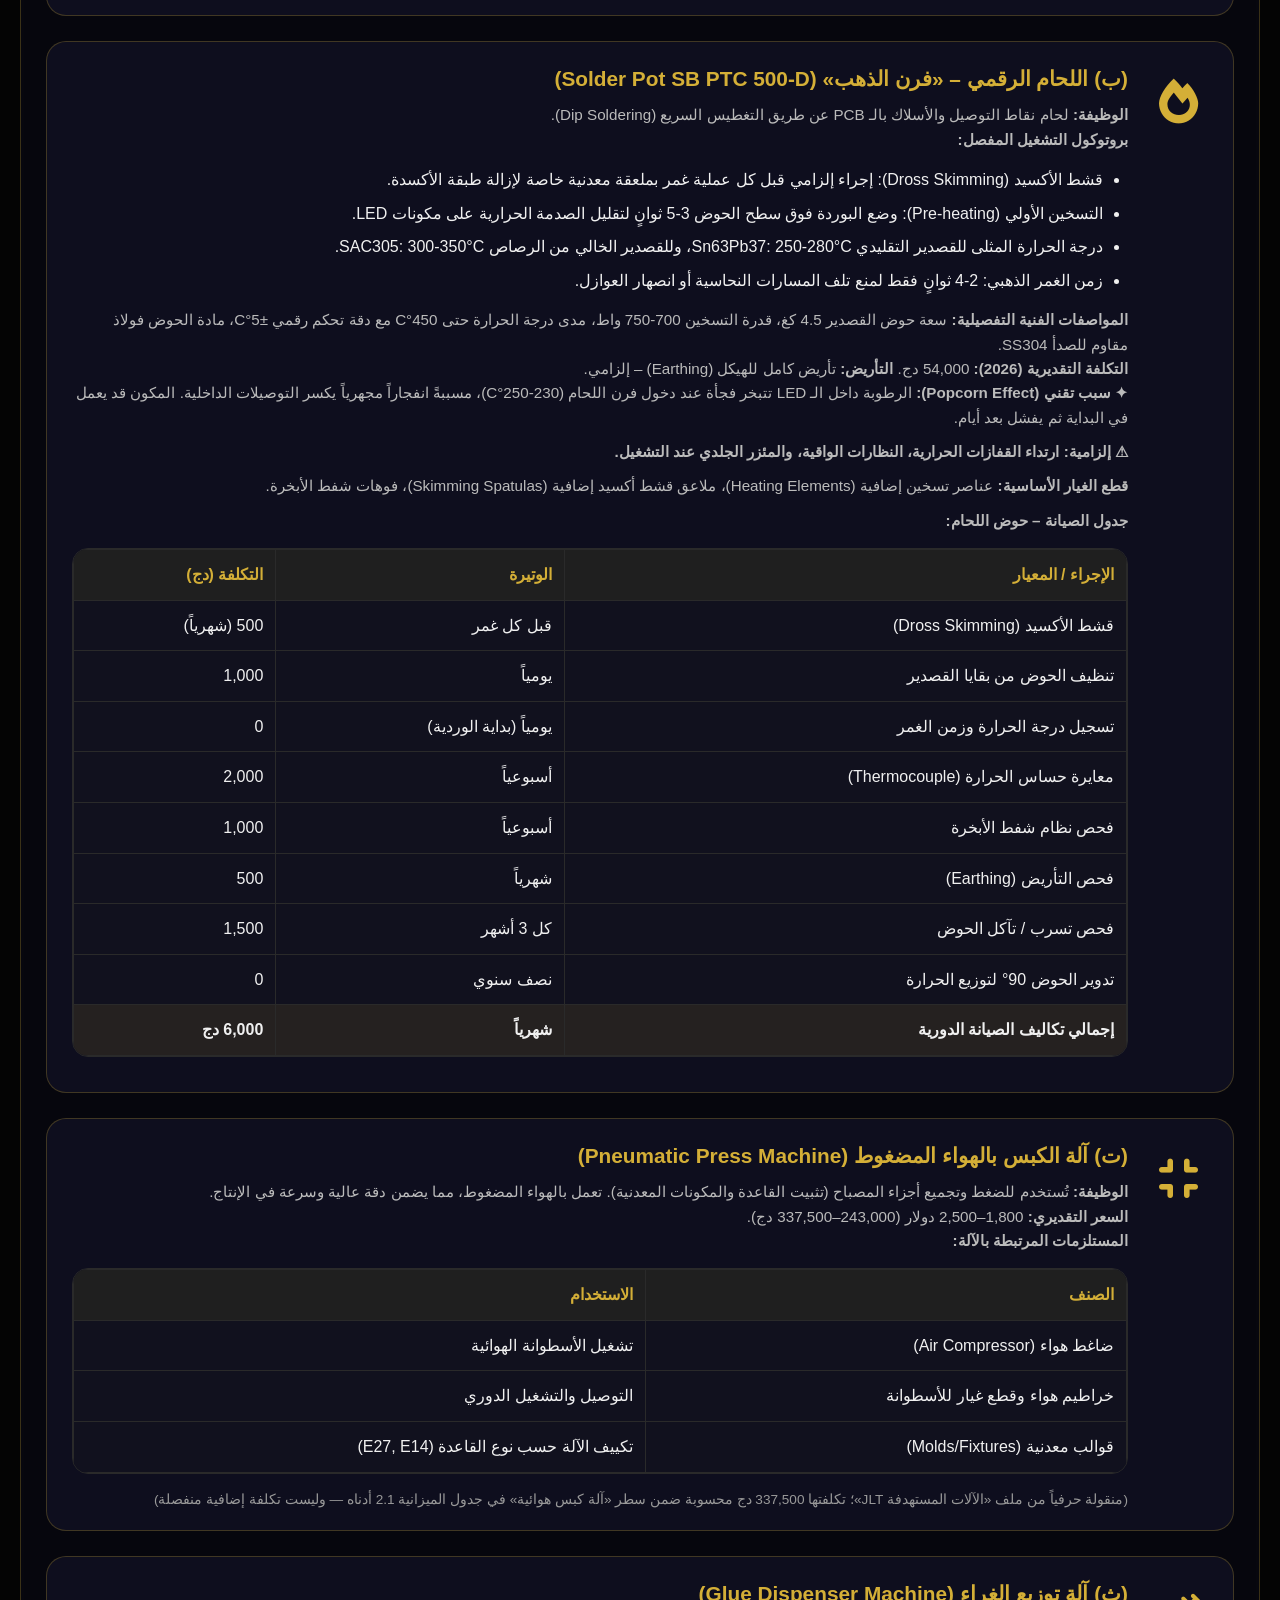
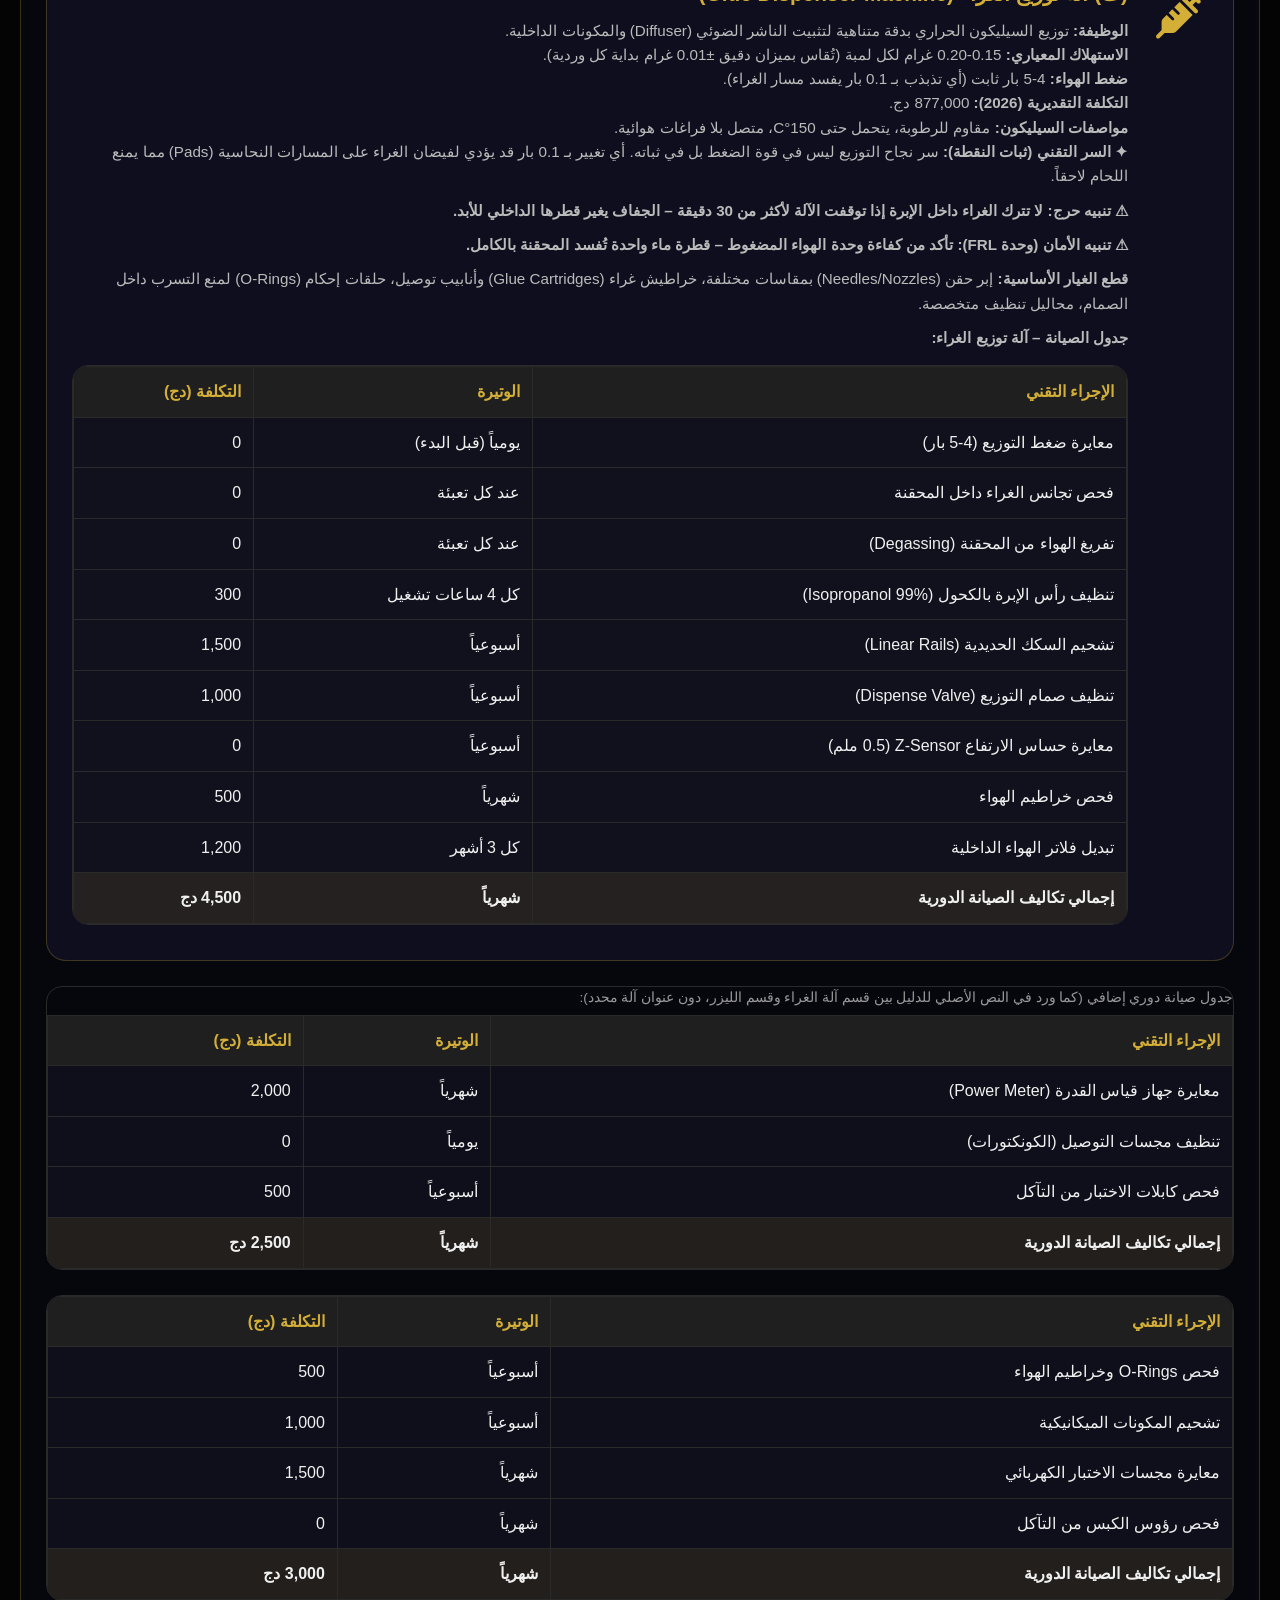
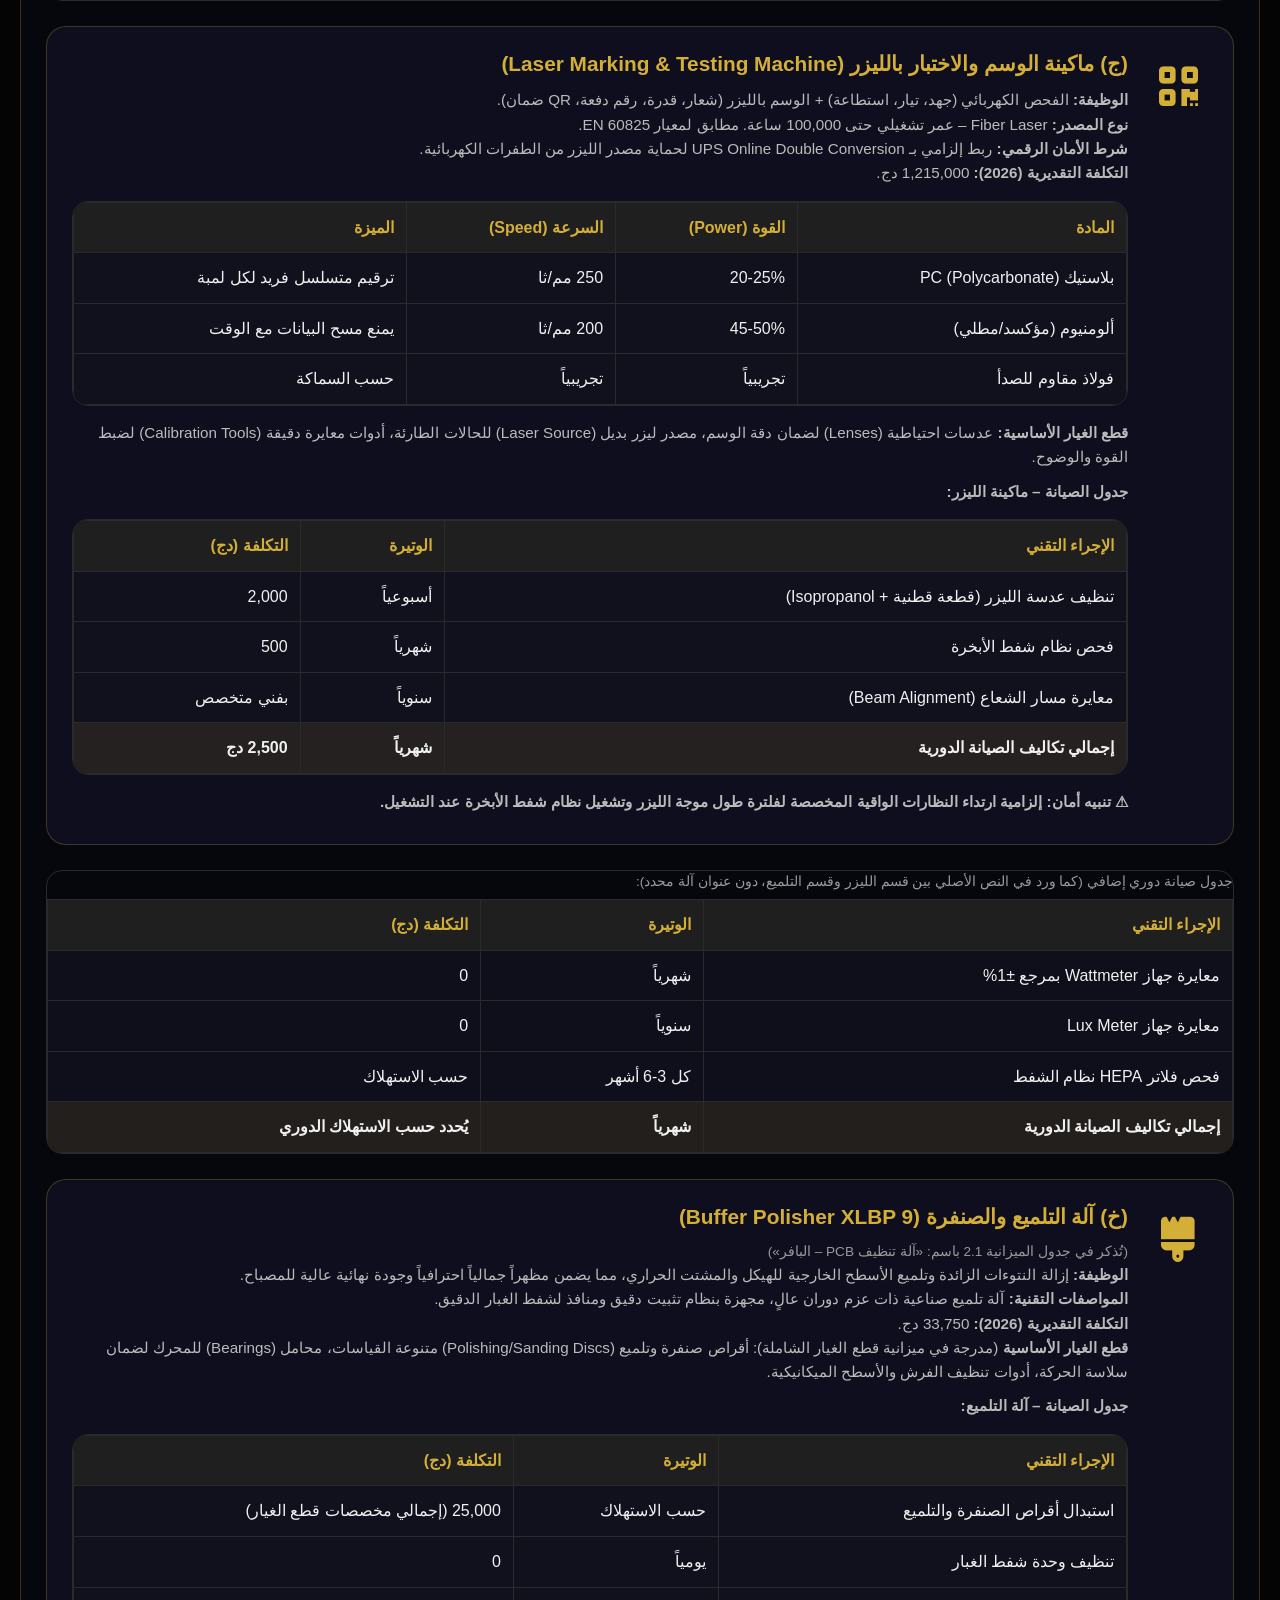
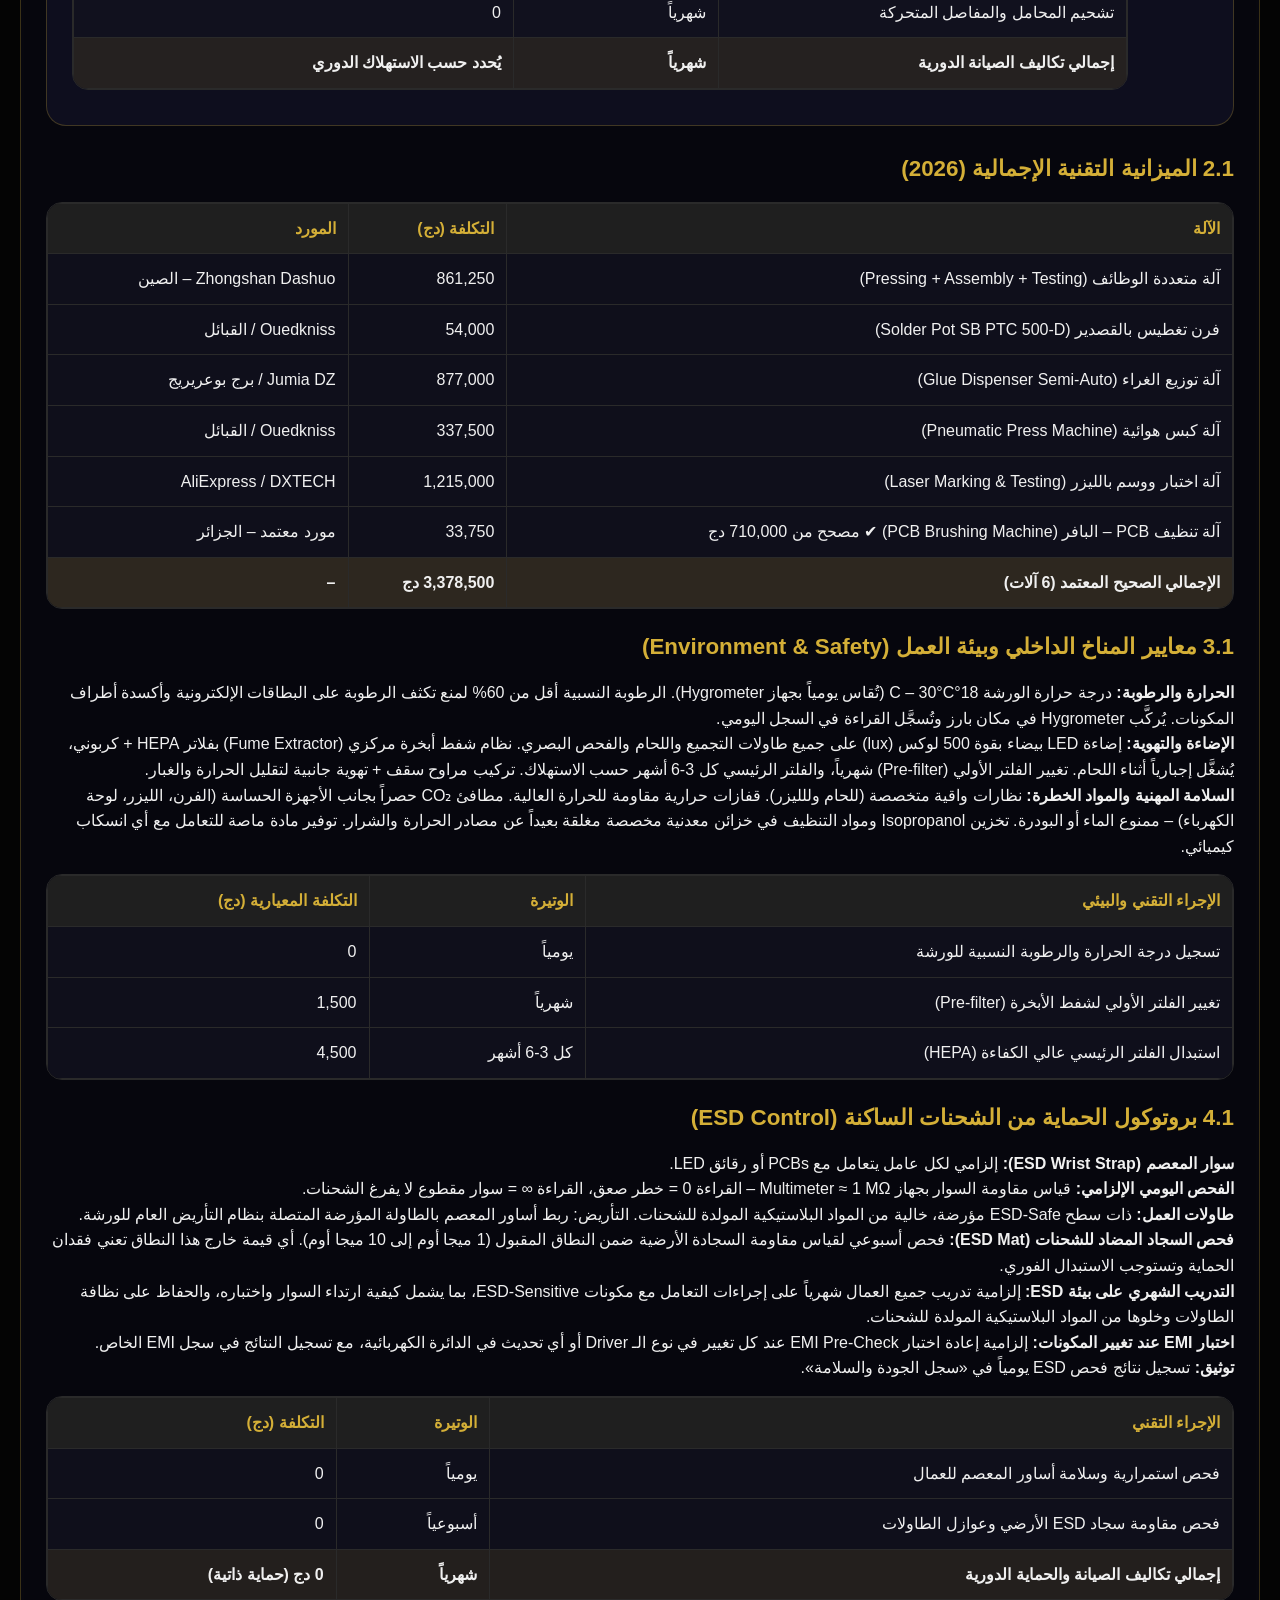
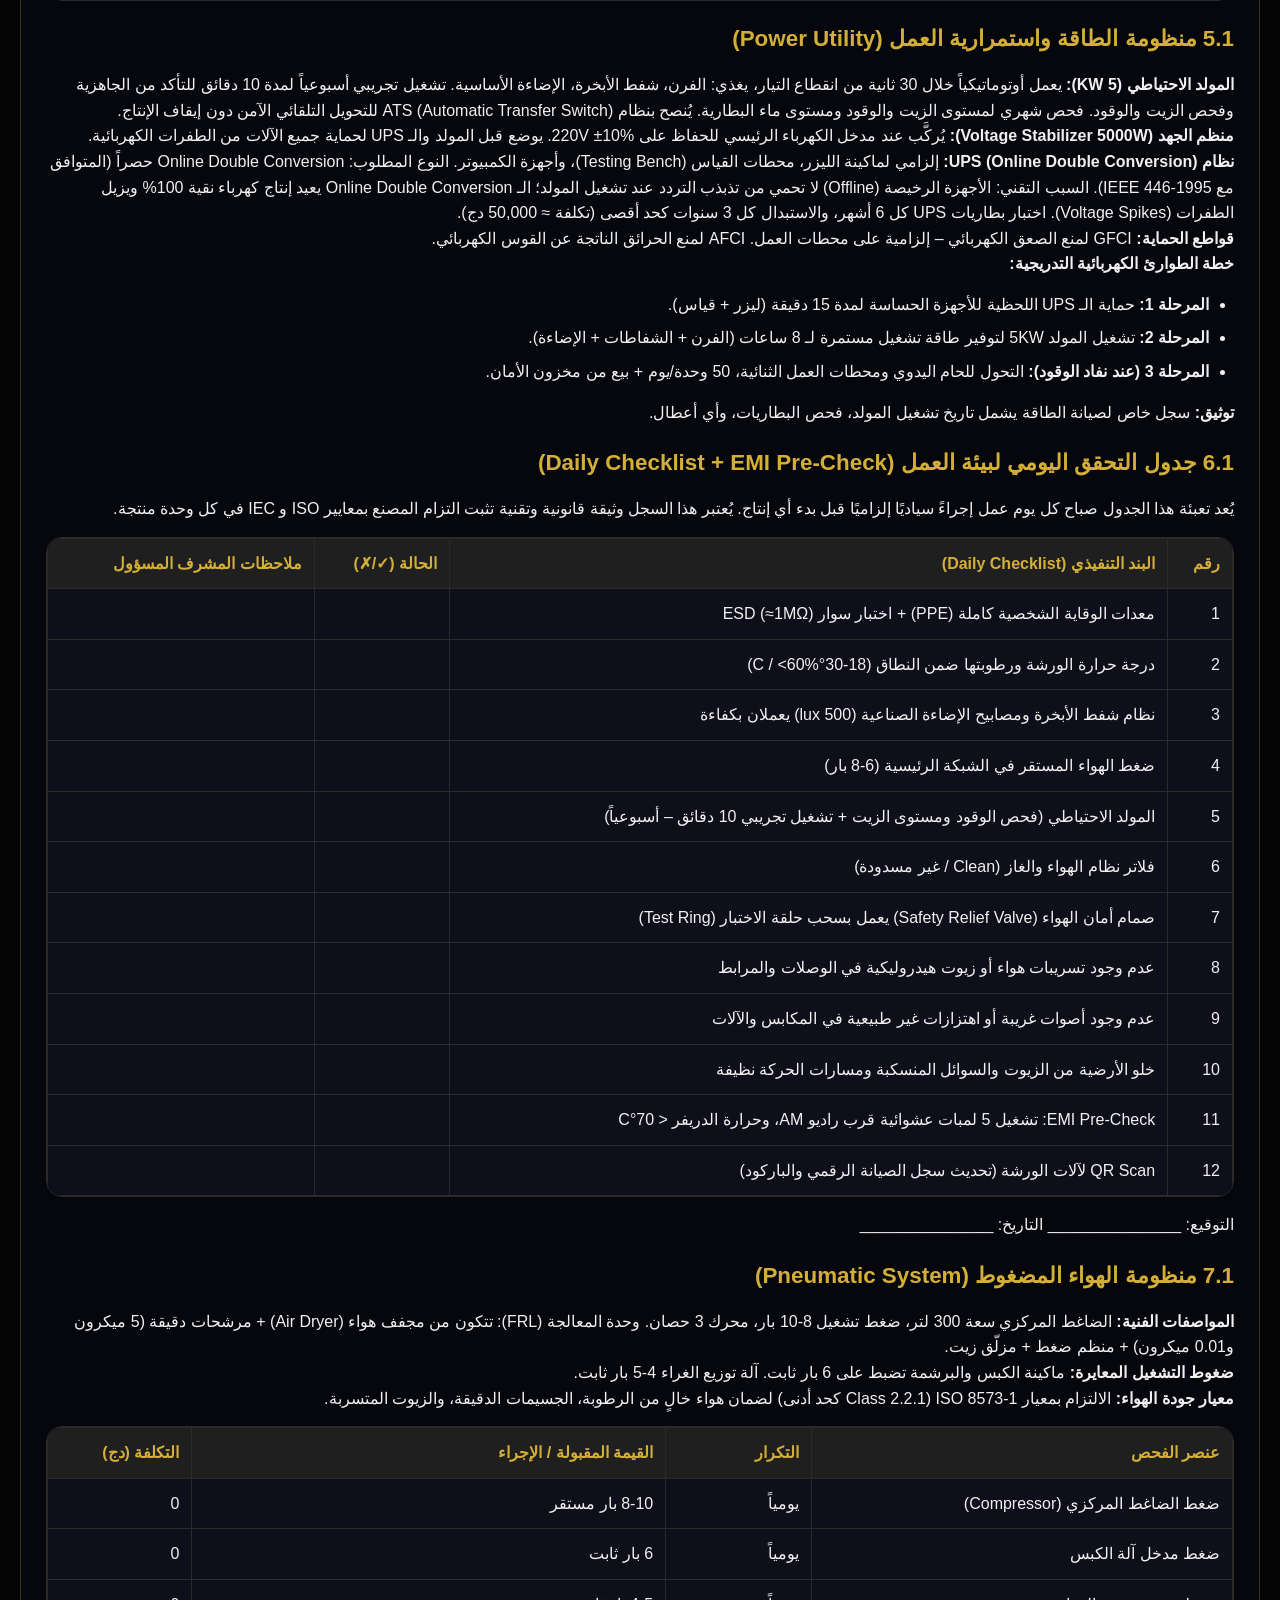
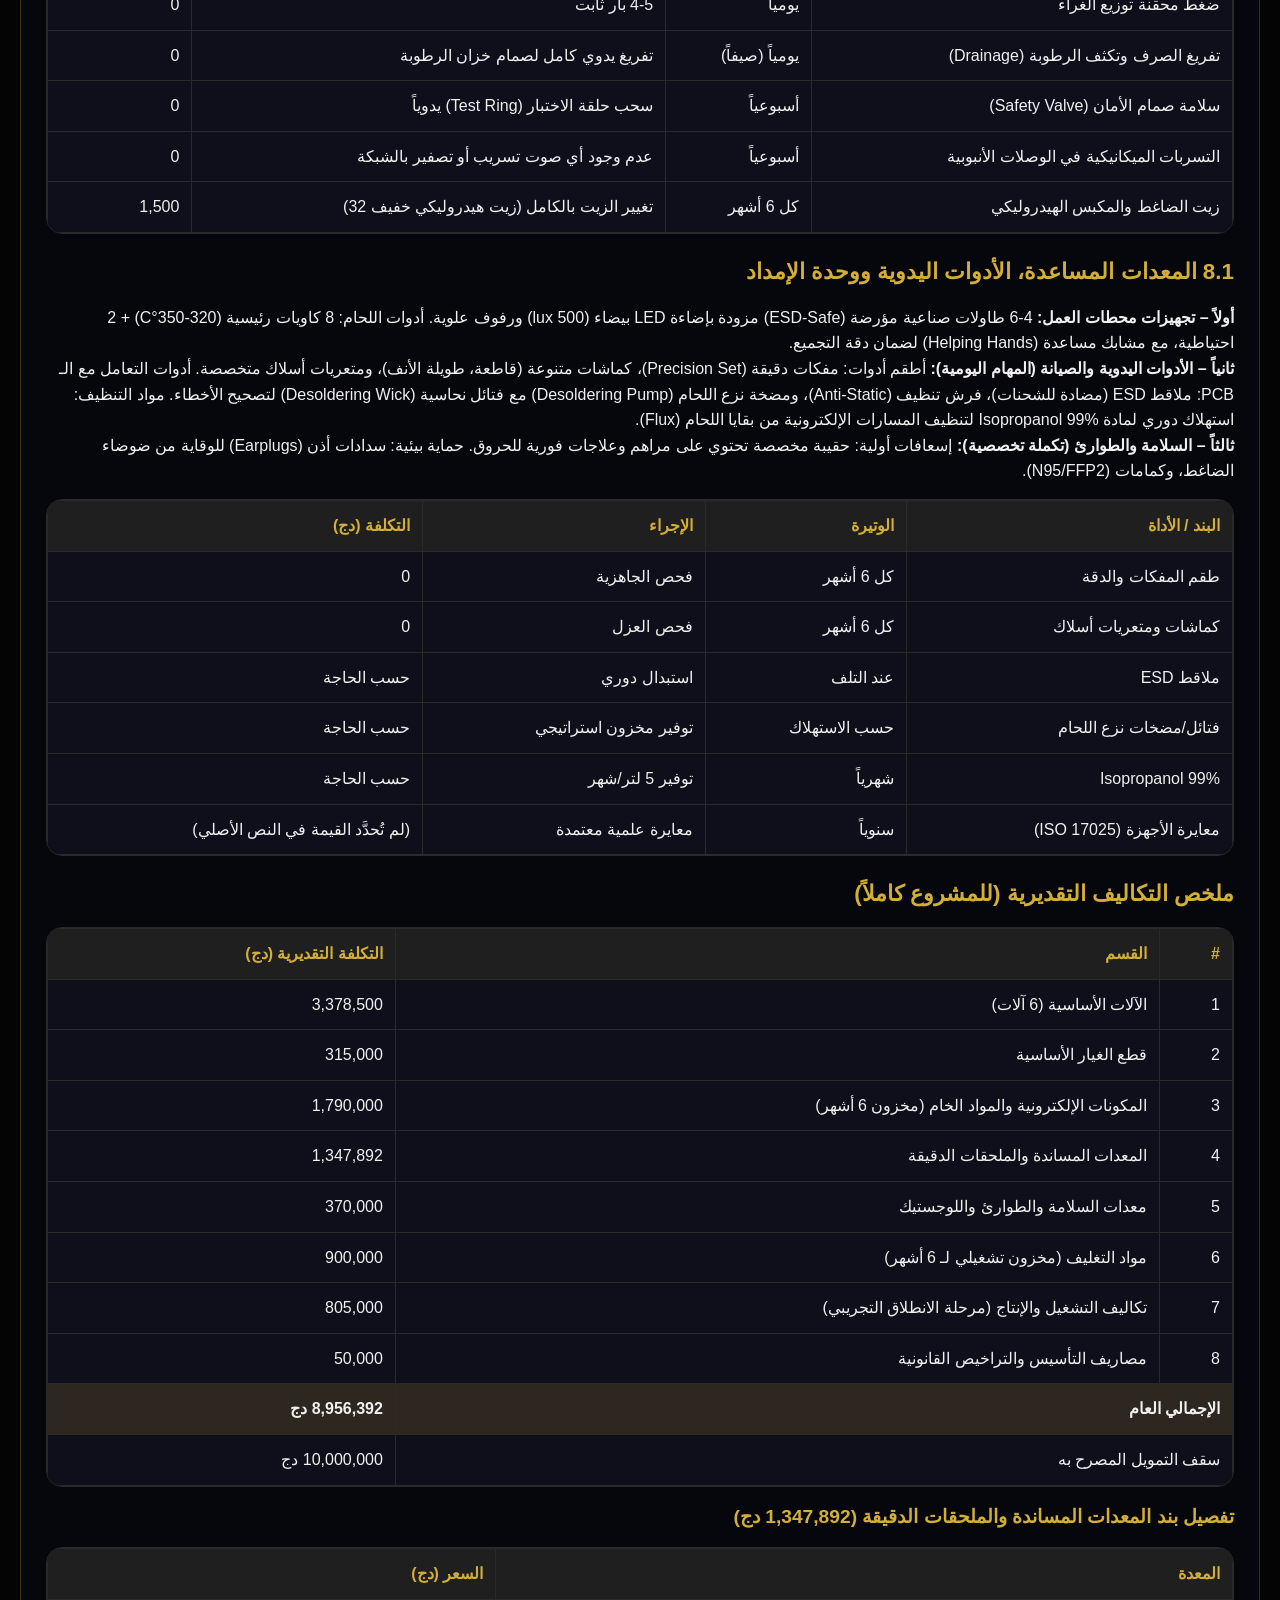
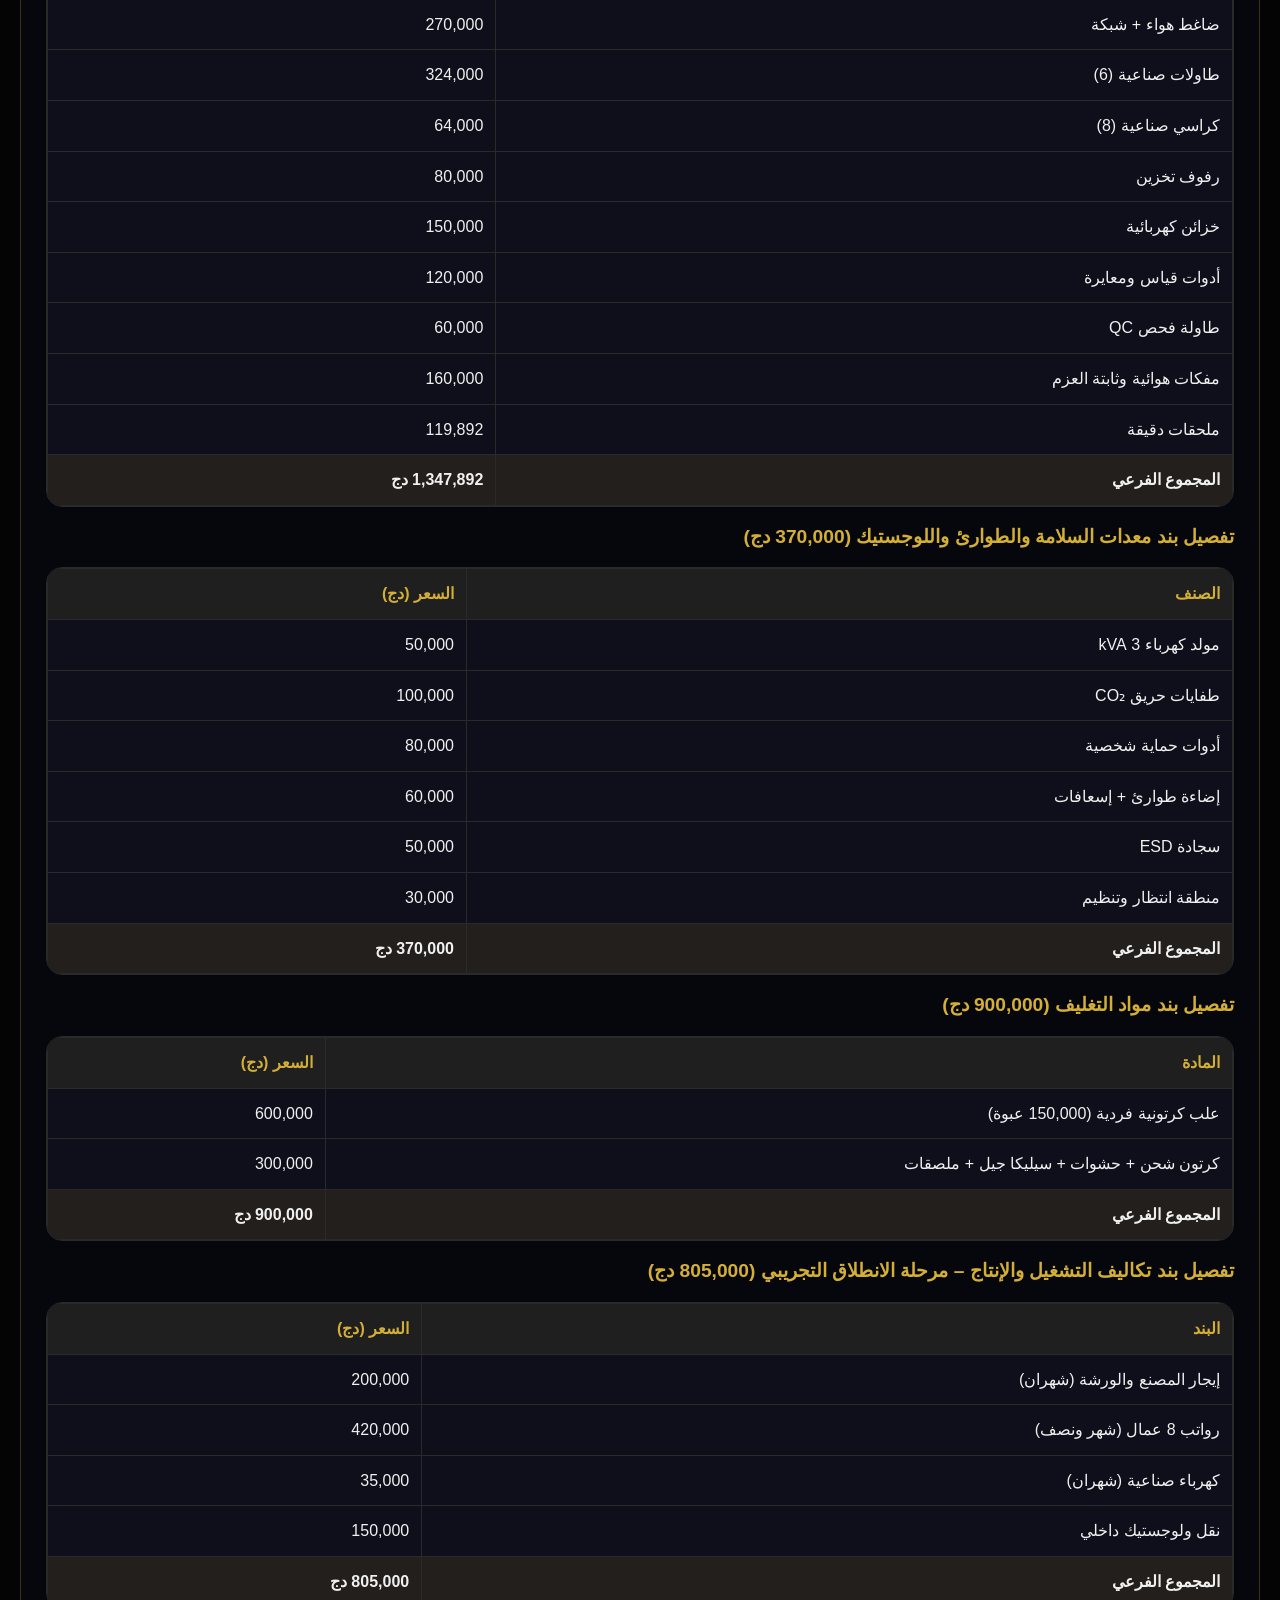
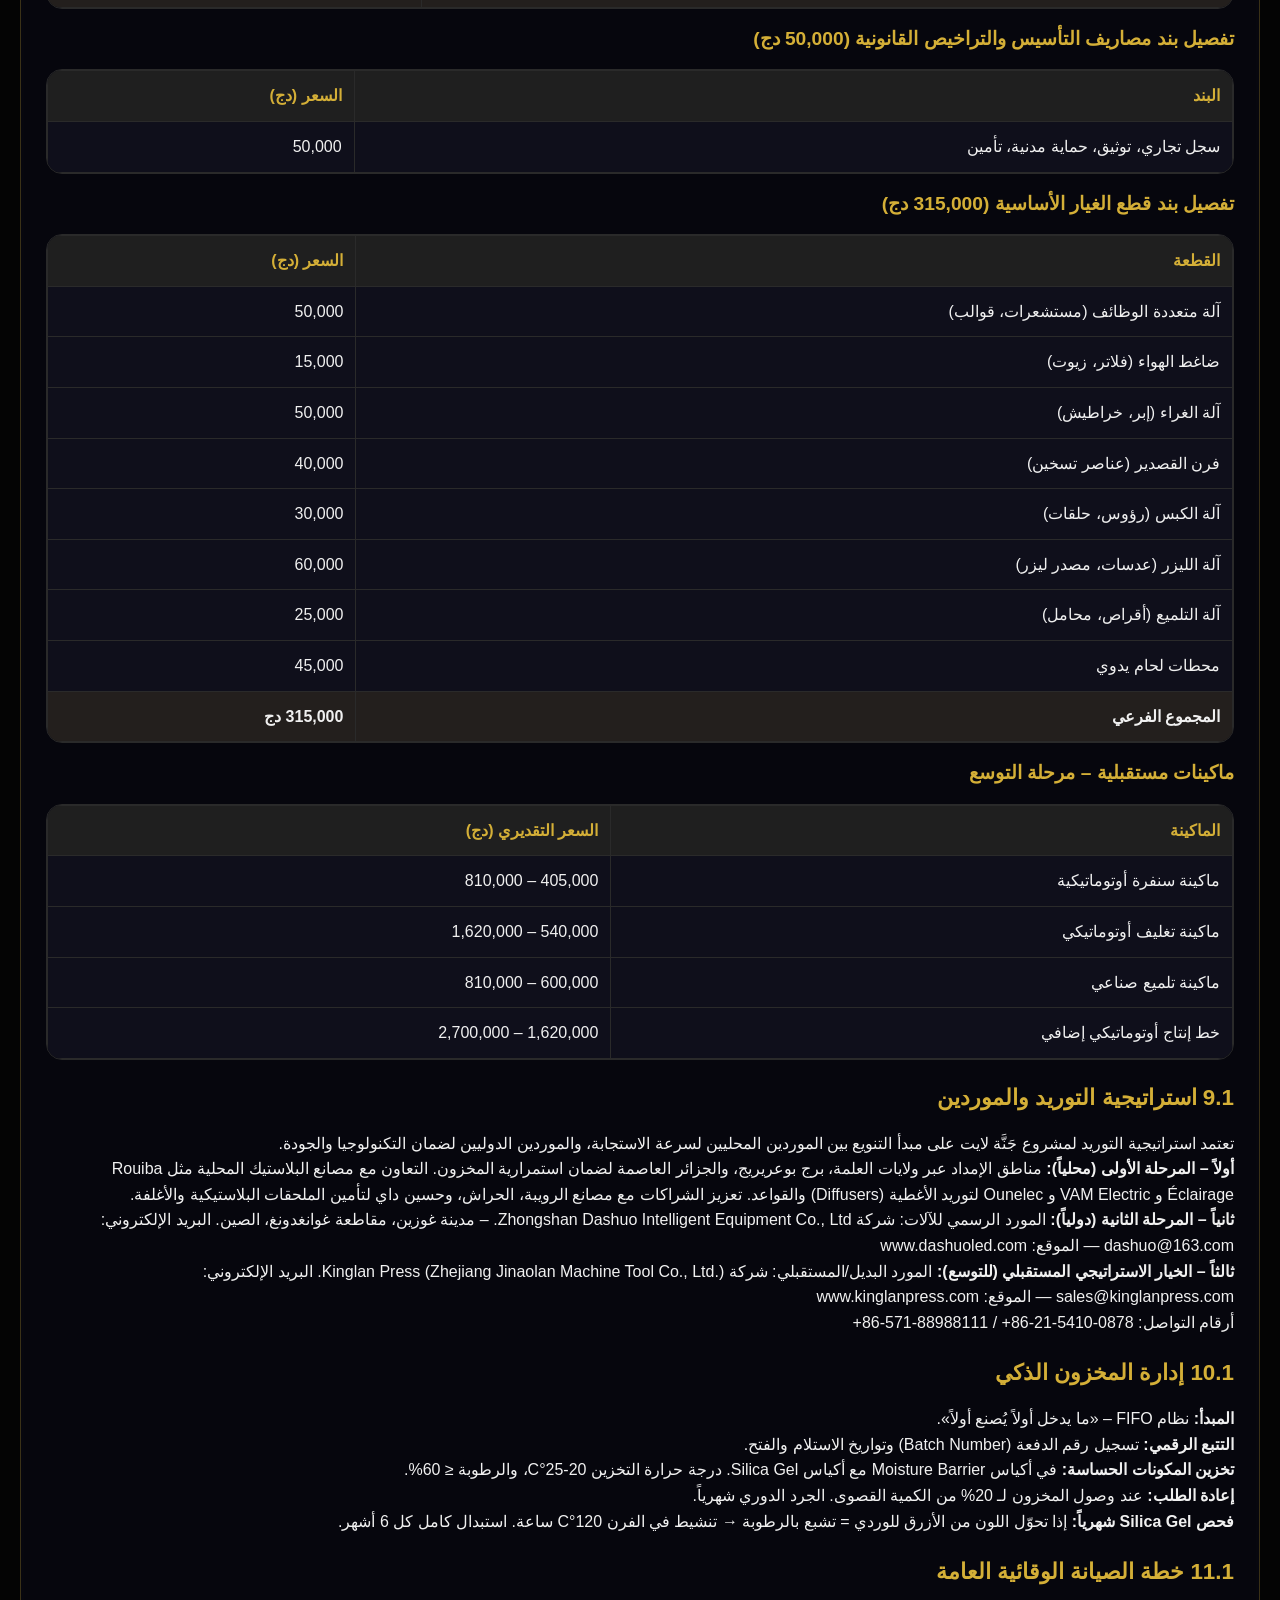
<file: operational_guide.html>
<!DOCTYPE html>
<html lang="ar" dir="rtl">
<head>
    <meta charset="UTF-8">
    <meta name="viewport" content="width=device-width, initial-scale=1.0, user-scalable=no">
    <title>جَنَّة لايت - الدليل التشغيلي المعياري V.9.3 (النسخة الكاملة)</title>
    <link rel="stylesheet" href="https://cdnjs.cloudflare.com/ajax/libs/font-awesome/6.0.0-beta3/css/all.min.css">
    <style>
        :root { --gold: #d4af37; --dark: #1a1a1a; }
        * { margin: 0; padding: 0; box-sizing: border-box; }
        html { background-color: #0a0a0a; } /* يمنع وميض الشاشة البيضاء عند التمرير الزائد (overscroll) */
        body { background-color: #0a0a0a; font-family: 'Segoe UI', Tahoma, sans-serif; color: #f0f0f0; line-height: 1.6; overflow-x: hidden; }
        #canvas-bg { position: fixed; top: 0; left: 0; width: 100%; height: 100%; z-index: 0; pointer-events: none; }
        .container { position: relative; z-index: 2; max-width: 1400px; margin: 0 auto; padding: 20px; background: rgba(0,0,0,0.55); backdrop-filter: blur(4px); border-radius: 48px; }
        .section { background: rgba(10,10,20,0.65); backdrop-filter: blur(8px); border-radius: 32px; padding: 25px; margin-bottom: 35px; border: 1px solid rgba(212,175,55,0.25); transition: 0.3s; scroll-margin-top: 90px; }
        .section:hover { border-color: rgba(212,175,55,0.5); }
        .section-title { color: var(--gold); font-size: 1.8rem; border-right: 4px solid var(--gold); padding-right: 15px; margin: 25px 0 20px 0; }
        .subsection-title { color: var(--gold); font-size: 1.4rem; margin: 20px 0 15px; font-weight: bold; scroll-margin-top: 90px; }
        .sub-subtitle { color: #d4af37; font-size: 1.2rem; margin: 15px 0 10px; font-weight: bold; }

        .table-responsive { width: 100%; overflow-x: auto; margin: 15px 0; border-radius: 16px; border: 1px solid #2a2a2a; }
        .data-table { width: 100%; border-collapse: collapse; background: rgba(18,18,30,0.8); }
        .data-table th, .data-table td { border: 1px solid #2a2a2a; padding: 12px; text-align: right; vertical-align: middle; }
        .data-table th { background: #1f1f1f; color: var(--gold); font-weight: bold; white-space: nowrap; }

        .badge-list { display: flex; flex-wrap: wrap; gap: 12px; margin-top: 10px; }
        .badge { background: rgba(212,175,55,0.12); border: 1px solid var(--gold); padding: 6px 16px; border-radius: 40px; font-size: 0.8rem; font-weight: bold; color: var(--gold); }
        .btn-back { background: linear-gradient(135deg, var(--gold), #aa841b); color: #000; padding: 10px 25px; border-radius: 40px; text-decoration: none; display: inline-flex; align-items: center; gap: 8px; font-weight: bold; margin-bottom: 20px; transition: 0.3s; }
        .btn-back:hover { transform: translateY(-2px); box-shadow: 0 5px 15px rgba(212,175,55,0.4); }
        footer { background: #000; text-align: center; padding: 20px; margin-top: 40px; border-top: 1px solid #2a2a2a; color: #777; font-size: 0.8rem; }
        @keyframes float { 0% { transform: translateY(0px); } 50% { transform: translateY(-4px); } 100% { transform: translateY(0px); } }
        .card { animation: float 3s infinite ease-in-out; transition: 0.3s; }
        .card:hover { transform: translateY(-6px); border-color: var(--gold); }
        ul, .text-list { padding-right: 25px; margin: 15px 0; }
        li { margin: 8px 0; }
        hr { border-color: #2a2a2a; margin: 20px 0; }
        .warning { color: #ffaa33; font-weight: bold; display: block; margin: 10px 0; }
        .ltr-num { direction: ltr; unicode-bidi: embed; display: inline-block; }
        @media (max-width: 700px) { .section-title { font-size: 1.4rem; } .subsection-title { font-size: 1.2rem; } }

        .machine-card { background: rgba(18,18,36,0.75); border: 1px solid rgba(212,175,55,0.25); border-radius: 20px; padding: 20px 25px; margin-bottom: 25px; display: flex; align-items: flex-start; gap: 20px; transition: 0.3s; flex-wrap: wrap; }
        .machine-card:hover { border-color: var(--gold); box-shadow: 0 0 25px rgba(212,175,55,0.2); transform: translateY(-3px); }
        .machine-icon { font-size: 2.8rem; color: var(--gold); min-width: 60px; text-align: center; margin-top: 5px; flex-shrink: 0; }
        .machine-content { flex: 1 1 240px; min-width: 0; max-width: 100%; }
        .machine-content h4 { color: var(--gold); font-size: 1.3rem; margin-bottom: 8px; overflow-wrap: break-word; word-break: break-word; }
        .machine-content p { color: #bbb; font-size: 0.95rem; line-height: 1.6; overflow-wrap: break-word; word-break: break-word; }
        .machine-content .table-responsive { margin-top: 15px; max-width: 100%; }
        .machine-content table { word-break: break-word; }
        @media (max-width: 480px) {
            .machine-card { flex-direction: column; align-items: flex-start; }
            .machine-icon { margin-bottom: 4px; }
        }

        .version-badge { display: inline-block; background: rgba(212,175,55,0.15); border: 1px solid var(--gold); color: var(--gold); padding: 4px 14px; border-radius: 30px; font-size: 0.75rem; font-weight: bold; margin-right: 8px; }
        .toc-box { background: rgba(18,18,30,0.6); border: 1px solid rgba(212,175,55,0.3); border-radius: 20px; padding: 20px; margin-bottom: 25px; }
        .toc-box h3 { color: var(--gold); margin-bottom: 12px; font-size: 1.2rem; }
        .toc-grid { display: grid; grid-template-columns: 1fr 1fr; gap: 6px 20px; }
        @media (max-width: 700px) { .toc-grid { grid-template-columns: 1fr; } }
        .toc-grid a { color: #ddd; text-decoration: none; font-size: 0.92rem; padding: 4px 0; border-bottom: 1px dotted rgba(255,255,255,0.08); display: block; overflow-wrap: break-word; }
        .toc-grid a:hover { color: var(--gold); }
        .toc-grid a .toc-num { color: var(--gold); margin-left: 6px; }
        #backToTop { position: fixed; bottom: 90px; left: 20px; background: var(--gold); color: #000; width: 46px; height: 46px; border-radius: 50%; display: flex; align-items: center; justify-content: center; text-decoration: none; font-size: 1.2rem; box-shadow: 0 4px 14px rgba(0,0,0,0.4); opacity: 0; transition: 0.3s; z-index: 50; pointer-events: none; }
        #backToTop.show { opacity: 1; pointer-events: auto; }
        p, li, td, th { overflow-wrap: break-word; word-break: break-word; }
    </style>
</head>
<body>
    <div id="canvas-bg"></div>
    <a id="top"></a>
    <div class="container">
        <a href="index.html" class="btn-back"><i class="fas fa-arrow-right"></i> العودة إلى الرئيسية</a>
        <div class="section" id="sec-header">
            <h1 class="section-title">📘 الدليل التشغيلي المعياري – ورشة Jannah Light</h1>
            <p><span class="version-badge">الإصدار V.9.3 — النسخة المعتمدة النهائية</span></p>
            <p style="margin-top:10px;"><strong>تاريخ الإصدار: 23 مايو 2026</strong></p>
            <p><strong>المؤلف:</strong> محمد جعيل – المدير التقني والمؤسس</p>
            <p style="font-style:italic; margin-top:8px;">"نصنع الجودة، لنضيء المستقبل بعقول جزائرية"</p>
        </div>

        <nav class="toc-box" id="sec-toc">
            <h3><i class="fas fa-list"></i> فهرس المحتويات (للتصفح السريع)</h3>
            <div class="toc-grid">
                <a href="#bab1"><span class="toc-num">1</span> الباب الأول: التجهيزات التقنية والبنية التحتية</a>
                <a href="#bab2"><span class="toc-num">2</span> الباب الثاني: استراتيجية الإنتاج والجدول الزمني</a>
                <a href="#bab3"><span class="toc-num">3</span> الباب الثالث: البطاقات الفنية والصيانة</a>
                <a href="#bab4"><span class="toc-num">4</span> الباب الرابع: بروتوكول IQC والامتثال العالمي</a>
                <a href="#bab5"><span class="toc-num">5</span> الباب الخامس: Micro-SOP والاختبارات المتقدمة</a>
                <a href="#ch6"><span class="toc-num">6</span> الفصل السادس: الموارد البشرية والنظام التشغيلي</a>
                <a href="#ch7"><span class="toc-num">7</span> الفصل السابع: استراتيجية الإنتاج والجدول المالي</a>
                <a href="#ch8"><span class="toc-num">8</span> الفصل الثامن: مراقبة الجودة وضبط الأداء</a>
                <a href="#ch9"><span class="toc-num">9</span> الفصل التاسع: السلامة المهنية وإدارة الطوارئ</a>
                <a href="#ch10"><span class="toc-num">10</span> الفصل العاشر: حماية الاستمرارية (الرطوبة والطاقة)</a>
                <a href="#ch11"><span class="toc-num">11</span> الفصل الحادي عشر: سجل الدروس المستفادة</a>
                <a href="#ch12"><span class="toc-num">12</span> الفصل الثاني عشر: النماذج والسجلات</a>
                <a href="#ch13"><span class="toc-num">13</span> الفصل الثالث عشر: التسويق والمبيعات والشهادات</a>
                <a href="#sec2"><span class="toc-num">–</span> القسم الثاني: الرؤية الاستراتيجية (3–5 سنوات)</a>
                <a href="#sec-competitive"><span class="toc-num">–</span> تحليل التنافسية ورصد السوق</a>
                <a href="#sec-review"><span class="toc-num">–</span> جدول المراجعة السنوية</a>
                <a href="#sec-pledge"><span class="toc-num">–</span> إقرار الاطلاع والتعهد</a>
            </div>
            <p style="margin-top:14px; font-size:0.8rem; color:#999;">الملاحق العملية (ملفات مستقلة): خطة تهيئة الورشة والبنية التحتية • كتالوج المنتجات وخارطة التوسع • ملحق سلسلة التوريد • ملحق خطة الجودة • ملحق الإطار القانوني • ملحق إدارة النفايات الإلكترونية • ملحق الفريق اللوجستي والنقل • ملحق خطة التسويق • ملحق التحليل التنافسي.</p>
        </nav>

        <div class="section" id="sec-dedication">
            <h2 class="subsection-title">الإهداء</h2>
            <p>إلى كل عامل في ورشة «جنة لايت»،<br> إلى كل يد تبني وتضيء،<br> هذا الدليل التشغيلي وُضع ليكون مرجعاً لكم،<br> وليغرس فيكم روح الانتماء والمسؤولية،<br> حتى نصنع معاً الجودة ونضيء المستقبل بعقول جزائرية.</p>
        </div>

        <div class="section" id="sec-intro">
            <h2 class="subsection-title">مقدمة الدليل التشغيلي الداخلي</h2>
            <p>بسم الله الرحمن الرحيم.</p>
            <p>إن نجاح أي مشروع صناعي لا يقوم على الفكرة وحدها، بل على التنظيم الدقيق، وضبط الإجراءات، والالتزام بمنهجية واضحة وموثقة. وانطلاقاً من هذا المبدأ، تم إعداد هذا الدليل التشغيلي ليكون المرجع الأساسي والمرشد اليومي لجميع العاملين في ورشة «جنة لايت» (Jannah Light).</p>
            <p>ويستند هذا الدليل إلى خبرة ميدانية عملية متراكمة في مجال الكهرباء الصناعية والإلكترونيات، وصيغ في قالب منهجي ليكون:</p>
            <ul>
                <li>مرجعاً عملياً للعمال الجدد والقدامى.</li>
                <li>أداة لمراقبة الجودة وضبط الإنتاج.</li>
                <li>دليلاً لاتخاذ القرارات الإدارية والفنية.</li>
                <li>إطاراً قانونياً وتنظيمياً يحمي حقوق الورشة والعاملين معاً.</li>
            </ul>

            <h3 class="sub-subtitle">ما يميز هذا الدليل التشغيلي:</h3>
            <ul>
                <li><strong>واقعيته:</strong> يعتمد فقط على ما هو موجود فعلياً في الورشة من آلات ومعدات وقدرات تشغيلية.</li>
                <li><strong>تفصيله:</strong> يقدم أرقاماً وإجراءات دقيقة، ولا يترك مجالاً للاجتهاد الشخصي.</li>
                <li><strong>مرونته:</strong> صُمم ليكون وثيقة حية، تُراجع وتُحدَّث سنوياً وفق الخبرات الجديدة وتغيرات السوق.</li>
                <li><strong>شموليته:</strong> يربط بين الجوانب التقنية والمالية والبشرية في منظومة واحدة متكاملة.</li>
                <li><strong>موثوقيته:</strong> بُني وفق المعايير الدولية ISO 9001 و IEC 62471 و LM-80 لضمان منتج جزائري قابل للتصدير والمنافسة.</li>
            </ul>

            <h3 class="sub-subtitle">الغاية الاقتصادية:</h3>
            <p>إن هذا الدليل ليس غاية في حد ذاته، بل وسيلة لتحقيق 3 أهداف وطنية: أولاً، تخفيض فاتورة استيراد المصابيح. ثانياً، خلق مناصب شغل دائمة للشباب الجزائري. ثالثاً، بناء علامة "Jannah Light" كبديل وطني عالي الجودة.</p>

            <h3 class="sub-subtitle">تمهيد الدليل التشغيلي:</h3>
            <p>هذا الدليل هو المرجع اليومي الإلزامي لجميع عمال ومشرفي ورشة «جنة لايت»، ويعتبر جزءاً لا يتجزأ من النظام الداخلي للمؤسسة. الاطلاع عليه والتوقيع على الالتزام به شرط أساسي للعمل، ومخالفة بنوده تعتبر إخلالاً بالواجبات المهنية.</p>
            <p><strong>القسم الأول (السنة الأولى):</strong> تفصيل كامل بالأرقام والتواريخ – العمود الفقري لعمليات الورشة.</p>
            <p><strong>القسم الثاني (رؤية 3-5 سنوات):</strong> اتجاهات استراتيجية عامة بدون أرقام ملزمة في هذه المرحلة.</p>

            <h3 class="sub-subtitle">يشمل هذا الدليل:</h3>
            <ul>
                <li>جميع الآلات والبطاقات الفنية.</li>
                <li>بروتوكولات فحص المواد عند الاستلام (IQC).</li>
                <li>اختبارات الجودة المتقدمة.</li>
                <li>التفاصيل المالية الميدانية.</li>
                <li>مواصفات بيئة العمل.</li>
                <li>سجل الدروس المستفادة.</li>
            </ul>
        </div>

        <h2 class="section-title" id="sec1" style="margin-top:10px;">القسم الأول: السنة الأولى – التفصيل الكامل</h2>
        <div class="section" id="bab1">
            <h2 class="section-title">الباب الأول: التجهيزات التقنية والبنية التحتية للورشة</h2>
            <h3 class="subsection-title" id="b1-1-1">1.1 قائمة الآلات وخطوط الإنتاج الرئيسية</h3>

            <!-- آلة 1: الكبس والبرشمة -->
            <div class="machine-card">
                <div class="machine-icon"><i class="fas fa-cogs"></i></div>
                <div class="machine-content">
                    <h4>(أ) ماكينة الكبس والبرشمة (LED Bulb Riveting &amp; Pressing Machine)</h4>
                    <p><strong>الوظيفة:</strong> الربط الميكانيكي بين القاعدة المعدنية (E27/B22) وهيكل المصباح البلاستيكي.</p>
                    <p><strong>القدرة الإنتاجية:</strong> <span class="ltr-num">100–120</span> وحدة/ساعة.</p>
                    <p><strong>المعايير التقنية:</strong> ضبط الأسطوانة الهوائية لتحقيق عمق تداخل لا يقل عن 0.8 ملم، مع ضمان صمود القاعدة أمام عزم دوران 3 نيوتن متر (IEC 60968).</p>
                    <p><strong>واجهة التحكم:</strong> نظام PLC مع شاشة لمس لتقليل الأخطاء اليدوية وضبط القوة بدقة (تكلفة ترقية: 50,000 دج – مورد: Spectra Dz).</p>
                    <p><strong>الميزة الميدانية:</strong> نتوءات برشام جانبية تمنع دوران القاعدة أو سقوطها – نسبة ثبات 99.9%.</p>
                    <p><strong>التكامل الرقمي:</strong> إمكانية ربط الجهاز بنظام ERP لإنتاج تقارير إحصائية يومية وتتبع الأعطال. كل آلة مزودة بـ QR Code مخصص يفتح سجل الصيانة على Google Sheet.</p>
                    <p><strong>التكلفة التقديرية (2026):</strong> 337,500 دج (+50,000 دج تكلفة ترقية = 387,500 دج إجمالي).</p>
                    <p><strong>✦ السر التقني:</strong> نتوءات جانبية = 99.9% ثبات – يُطبَّق العزم بشكل تدريجي وليس مفاجئاً لتفادي إتلاف القاعدة.</p>
                    <p><strong>قطع الغيار الأساسية</strong> (مدرجة في ميزانية قطع الغيار الشاملة): رؤوس كبس (Punching Heads) وقوالب متغيرة، حلقات إحكام (O-Rings) للأسطوانة الهوائية، زيوت تشحيم ميكانيكية متوافقة.</p>
                    <p style="margin-top:10px;"><strong>جدول الصيانة – ماكينة الكبس:</strong></p>
                    <div class="table-responsive">
                        <table class="data-table">
                            <thead><tr><th>الإجراء التقني</th><th>الوتيرة</th><th>التكلفة (دج)</th></tr></thead>
                            <tbody>
                                <tr><td>فحص سلامة حلقة O-Ring</td><td>أسبوعياً</td><td>500</td></tr>
                                <tr><td>تشحيم المكبس الهوائي (زيت هيدروليكي خفيف)</td><td>كل 6 أشهر</td><td>2,000</td></tr>
                                <tr><td>فحص ضغط الهواء (4-6 بار)</td><td>يومياً</td><td>0</td></tr>
                                <tr><td>معايرة منظم الضغط</td><td>شهرياً</td><td>1,000</td></tr>
                            </tbody>
                        </table>
                    </div>
                </div>
            </div>

            <!-- آلة 2: فرن اللحام -->
            <div class="machine-card">
                <div class="machine-icon"><i class="fas fa-fire"></i></div>
                <div class="machine-content">
                    <h4>(ب) اللحام الرقمي – «فرن الذهب» (Solder Pot SB PTC 500-D)</h4>
                    <p><strong>الوظيفة:</strong> لحام نقاط التوصيل والأسلاك بالـ PCB عن طريق التغطيس السريع (Dip Soldering).</p>
                    <p><strong>بروتوكول التشغيل المفصل:</strong></p>
                    <ul>
                        <li>قشط الأكسيد (Dross Skimming): إجراء إلزامي قبل كل عملية غمر بملعقة معدنية خاصة لإزالة طبقة الأكسدة.</li>
                        <li>التسخين الأولي (Pre-heating): وضع البوردة فوق سطح الحوض 3-5 ثوانٍ لتقليل الصدمة الحرارية على مكونات LED.</li>
                        <li>درجة الحرارة المثلى للقصدير التقليدي Sn63Pb37: 250-280°C، وللقصدير الخالي من الرصاص SAC305: 300-350°C.</li>
                        <li>زمن الغمر الذهبي: 2-4 ثوانٍ فقط لمنع تلف المسارات النحاسية أو انصهار العوازل.</li>
                    </ul>
                    <p><strong>المواصفات الفنية التفصيلية:</strong> سعة حوض القصدير 4.5 كغ، قدرة التسخين 700-750 واط، مدى درجة الحرارة حتى 450°C مع دقة تحكم رقمي ±5°C، مادة الحوض فولاذ مقاوم للصدأ SS304.</p>
                    <p><strong>التكلفة التقديرية (2026):</strong> 54,000 دج. <strong>التأريض:</strong> تأريض كامل للهيكل (Earthing) – إلزامي.</p>
                    <p><strong>✦ سبب تقني (Popcorn Effect):</strong> الرطوبة داخل الـ LED تتبخر فجأة عند دخول فرن اللحام (230-250°C)، مسببةً انفجاراً مجهرياً يكسر التوصيلات الداخلية. المكون قد يعمل في البداية ثم يفشل بعد أيام.</p>
                    <p class="warning">⚠ إلزامية: ارتداء القفازات الحرارية، النظارات الواقية، والمئزر الجلدي عند التشغيل.</p>
                    <p><strong>قطع الغيار الأساسية:</strong> عناصر تسخين إضافية (Heating Elements)، ملاعق قشط أكسيد إضافية (Skimming Spatulas)، فوهات شفط الأبخرة.</p>
                    <p style="margin-top:10px;"><strong>جدول الصيانة – حوض اللحام:</strong></p>
                    <div class="table-responsive">
                        <table class="data-table">
                            <thead><tr><th>الإجراء / المعيار</th><th>الوتيرة</th><th>التكلفة (دج)</th></tr></thead>
                            <tbody>
                                <tr><td>قشط الأكسيد (Dross Skimming)</td><td>قبل كل غمر</td><td>500 (شهرياً)</td></tr>
                                <tr><td>تنظيف الحوض من بقايا القصدير</td><td>يومياً</td><td>1,000</td></tr>
                                <tr><td>تسجيل درجة الحرارة وزمن الغمر</td><td>يومياً (بداية الوردية)</td><td>0</td></tr>
                                <tr><td>معايرة حساس الحرارة (Thermocouple)</td><td>أسبوعياً</td><td>2,000</td></tr>
                                <tr><td>فحص نظام شفط الأبخرة</td><td>أسبوعياً</td><td>1,000</td></tr>
                                <tr><td>فحص التأريض (Earthing)</td><td>شهرياً</td><td>500</td></tr>
                                <tr><td>فحص تسرب / تآكل الحوض</td><td>كل 3 أشهر</td><td>1,500</td></tr>
                                <tr><td>تدوير الحوض 90° لتوزيع الحرارة</td><td>نصف سنوي</td><td>0</td></tr>
                                <tr style="background: rgba(212,175,55,0.1);"><td><strong>إجمالي تكاليف الصيانة الدورية</strong></td><td><strong>شهرياً</strong></td><td><strong>6,000 دج</strong></td></tr>
                            </tbody>
                        </table>
                    </div>
                </div>
            </div>

            <!-- آلة 3: الكبس بالهواء المضغوط -->
            <div class="machine-card">
                <div class="machine-icon"><i class="fas fa-compress"></i></div>
                <div class="machine-content">
                    <h4>(ت) آلة الكبس بالهواء المضغوط (Pneumatic Press Machine)</h4>
                    <p><strong>الوظيفة:</strong> تُستخدم للضغط وتجميع أجزاء المصباح (تثبيت القاعدة والمكونات المعدنية). تعمل بالهواء المضغوط، مما يضمن دقة عالية وسرعة في الإنتاج.</p>
                    <p><strong>السعر التقديري:</strong> 1,800–2,500 دولار (243,000–337,500 دج).</p>
                    <p><strong>المستلزمات المرتبطة بالآلة:</strong></p>
                    <div class="table-responsive">
                        <table class="data-table">
                            <thead><tr><th>الصنف</th><th>الاستخدام</th></tr></thead>
                            <tbody>
                                <tr><td>ضاغط هواء (Air Compressor)</td><td>تشغيل الأسطوانة الهوائية</td></tr>
                                <tr><td>خراطيم هواء وقطع غيار للأسطوانة</td><td>التوصيل والتشغيل الدوري</td></tr>
                                <tr><td>قوالب معدنية (Molds/Fixtures)</td><td>تكييف الآلة حسب نوع القاعدة (E27, E14)</td></tr>
                            </tbody>
                        </table>
                    </div>
                    <p style="font-size:0.85rem; color:#999;">(منقولة حرفياً من ملف «الآلات المستهدفة JLT»؛ تكلفتها 337,500 دج محسوبة ضمن سطر «آلة كبس هوائية» في جدول الميزانية 2.1 أدناه — وليست تكلفة إضافية منفصلة)</p>
                </div>
            </div>

            <!-- آلة 4: توزيع الغراء -->
            <div class="machine-card">
                <div class="machine-icon"><i class="fas fa-syringe"></i></div>
                <div class="machine-content">
                    <h4>(ث) آلة توزيع الغراء (Glue Dispenser Machine)</h4>
                    <p><strong>الوظيفة:</strong> توزيع السيليكون الحراري بدقة متناهية لتثبيت الناشر الضوئي (Diffuser) والمكونات الداخلية.</p>
                    <p><strong>الاستهلاك المعياري:</strong> 0.15-0.20 غرام لكل لمبة (تُقاس بميزان دقيق ±0.01 غرام بداية كل وردية).</p>
                    <p><strong>ضغط الهواء:</strong> 4-5 بار ثابت (أي تذبذب بـ 0.1 بار يفسد مسار الغراء).</p>
                    <p><strong>التكلفة التقديرية (2026):</strong> 877,000 دج.</p>
                    <p><strong>مواصفات السيليكون:</strong> مقاوم للرطوبة، يتحمل حتى 150°C، متصل بلا فراغات هوائية.</p>
                    <p><strong>✦ السر التقني (ثبات النقطة):</strong> سر نجاح التوزيع ليس في قوة الضغط بل في ثباته. أي تغيير بـ 0.1 بار قد يؤدي لفيضان الغراء على المسارات النحاسية (Pads) مما يمنع اللحام لاحقاً.</p>
                    <p class="warning">⚠ تنبيه حرج: لا تترك الغراء داخل الإبرة إذا توقفت الآلة لأكثر من 30 دقيقة – الجفاف يغير قطرها الداخلي للأبد.</p>
                    <p class="warning">⚠ تنبيه الأمان (وحدة FRL): تأكد من كفاءة وحدة الهواء المضغوط – قطرة ماء واحدة تُفسد المحقنة بالكامل.</p>
                    <p><strong>قطع الغيار الأساسية:</strong> إبر حقن (Needles/Nozzles) بمقاسات مختلفة، خراطيش غراء (Glue Cartridges) وأنابيب توصيل، حلقات إحكام (O-Rings) لمنع التسرب داخل الصمام، محاليل تنظيف متخصصة.</p>
                    <p style="margin-top:10px;"><strong>جدول الصيانة – آلة توزيع الغراء:</strong></p>
                    <div class="table-responsive">
                        <table class="data-table">
                            <thead><tr><th>الإجراء التقني</th><th>الوتيرة</th><th>التكلفة (دج)</th></tr></thead>
                            <tbody>
                                <tr><td>معايرة ضغط التوزيع (4-5 بار)</td><td>يومياً (قبل البدء)</td><td>0</td></tr>
                                <tr><td>فحص تجانس الغراء داخل المحقنة</td><td>عند كل تعبئة</td><td>0</td></tr>
                                <tr><td>تفريغ الهواء من المحقنة (Degassing)</td><td>عند كل تعبئة</td><td>0</td></tr>
                                <tr><td>تنظيف رأس الإبرة بالكحول (Isopropanol 99%)</td><td>كل 4 ساعات تشغيل</td><td>300</td></tr>
                                <tr><td>تشحيم السكك الحديدية (Linear Rails)</td><td>أسبوعياً</td><td>1,500</td></tr>
                                <tr><td>تنظيف صمام التوزيع (Dispense Valve)</td><td>أسبوعياً</td><td>1,000</td></tr>
                                <tr><td>معايرة حساس الارتفاع Z-Sensor (0.5 ملم)</td><td>أسبوعياً</td><td>0</td></tr>
                                <tr><td>فحص خراطيم الهواء</td><td>شهرياً</td><td>500</td></tr>
                                <tr><td>تبديل فلاتر الهواء الداخلية</td><td>كل 3 أشهر</td><td>1,200</td></tr>
                                <tr style="background: rgba(212,175,55,0.1);"><td><strong>إجمالي تكاليف الصيانة الدورية</strong></td><td><strong>شهرياً</strong></td><td><strong>4,500 دج</strong></td></tr>
                            </tbody>
                        </table>
                    </div>
                </div>
            </div>

            <div class="table-responsive" style="margin-bottom:25px;">
                <p style="font-size:0.85rem; color:#999; margin-bottom:6px;">جدول صيانة دوري إضافي (كما ورد في النص الأصلي للدليل بين قسم آلة الغراء وقسم الليزر، دون عنوان آلة محدد):</p>
                <table class="data-table">
                    <thead><tr><th>الإجراء التقني</th><th>الوتيرة</th><th>التكلفة (دج)</th></tr></thead>
                    <tbody>
                        <tr><td>معايرة جهاز قياس القدرة (Power Meter)</td><td>شهرياً</td><td>2,000</td></tr>
                        <tr><td>تنظيف مجسات التوصيل (الكونكتورات)</td><td>يومياً</td><td>0</td></tr>
                        <tr><td>فحص كابلات الاختبار من التآكل</td><td>أسبوعياً</td><td>500</td></tr>
                        <tr style="background: rgba(212,175,55,0.1);"><td><strong>إجمالي تكاليف الصيانة الدورية</strong></td><td><strong>شهرياً</strong></td><td><strong>2,500 دج</strong></td></tr>
                    </tbody>
                </table>
            </div>
            <div class="table-responsive" style="margin-bottom:25px;">
                <table class="data-table">
                    <thead><tr><th>الإجراء التقني</th><th>الوتيرة</th><th>التكلفة (دج)</th></tr></thead>
                    <tbody>
                        <tr><td>فحص O-Rings وخراطيم الهواء</td><td>أسبوعياً</td><td>500</td></tr>
                        <tr><td>تشحيم المكونات الميكانيكية</td><td>أسبوعياً</td><td>1,000</td></tr>
                        <tr><td>معايرة مجسات الاختبار الكهربائي</td><td>شهرياً</td><td>1,500</td></tr>
                        <tr><td>فحص رؤوس الكبس من التآكل</td><td>شهرياً</td><td>0</td></tr>
                        <tr style="background: rgba(212,175,55,0.1);"><td><strong>إجمالي تكاليف الصيانة الدورية</strong></td><td><strong>شهرياً</strong></td><td><strong>3,000 دج</strong></td></tr>
                    </tbody>
                </table>
            </div>

            <!-- آلة 4: الليزر -->
            <div class="machine-card">
                <div class="machine-icon"><i class="fas fa-qrcode"></i></div>
                <div class="machine-content">
                    <h4>(ج) ماكينة الوسم والاختبار بالليزر (Laser Marking &amp; Testing Machine)</h4>
                    <p><strong>الوظيفة:</strong> الفحص الكهربائي (جهد، تيار، استطاعة) + الوسم بالليزر (شعار، قدرة، رقم دفعة، QR ضمان).</p>
                    <p><strong>نوع المصدر:</strong> Fiber Laser – عمر تشغيلي حتى 100,000 ساعة. مطابق لمعيار EN 60825.</p>
                    <p><strong>شرط الأمان الرقمي:</strong> ربط إلزامي بـ UPS Online Double Conversion لحماية مصدر الليزر من الطفرات الكهربائية.</p>
                    <p><strong>التكلفة التقديرية (2026):</strong> 1,215,000 دج.</p>
                    <div class="table-responsive">
                        <table class="data-table">
                            <thead><tr><th>المادة</th><th>القوة (Power)</th><th>السرعة (Speed)</th><th>الميزة</th></tr></thead>
                            <tbody>
                                <tr><td>بلاستيك PC (Polycarbonate)</td><td>20-25%</td><td>250 مم/ثا</td><td>ترقيم متسلسل فريد لكل لمبة</td></tr>
                                <tr><td>ألومنيوم (مؤكسد/مطلي)</td><td>45-50%</td><td>200 مم/ثا</td><td>يمنع مسح البيانات مع الوقت</td></tr>
                                <tr><td>فولاذ مقاوم للصدأ</td><td>تجريبياً</td><td>تجريبياً</td><td>حسب السماكة</td></tr>
                            </tbody>
                        </table>
                    </div>
                    <p><strong>قطع الغيار الأساسية:</strong> عدسات احتياطية (Lenses) لضمان دقة الوسم، مصدر ليزر بديل (Laser Source) للحالات الطارئة، أدوات معايرة دقيقة (Calibration Tools) لضبط القوة والوضوح.</p>
                    <p style="margin-top:10px;"><strong>جدول الصيانة – ماكينة الليزر:</strong></p>
                    <div class="table-responsive">
                        <table class="data-table">
                            <thead><tr><th>الإجراء التقني</th><th>الوتيرة</th><th>التكلفة (دج)</th></tr></thead>
                            <tbody>
                                <tr><td>تنظيف عدسة الليزر (قطعة قطنية + Isopropanol)</td><td>أسبوعياً</td><td>2,000</td></tr>
                                <tr><td>فحص نظام شفط الأبخرة</td><td>شهرياً</td><td>500</td></tr>
                                <tr><td>معايرة مسار الشعاع (Beam Alignment)</td><td>سنوياً</td><td>بفني متخصص</td></tr>
                                <tr style="background: rgba(212,175,55,0.1);"><td><strong>إجمالي تكاليف الصيانة الدورية</strong></td><td><strong>شهرياً</strong></td><td><strong>2,500 دج</strong></td></tr>
                            </tbody>
                        </table>
                    </div>
                    <p class="warning">⚠ تنبيه أمان: إلزامية ارتداء النظارات الواقية المخصصة لفلترة طول موجة الليزر وتشغيل نظام شفط الأبخرة عند التشغيل.</p>
                </div>
            </div>

            <div class="table-responsive" style="margin-bottom:25px;">
                <p style="font-size:0.85rem; color:#999; margin-bottom:6px;">جدول صيانة دوري إضافي (كما ورد في النص الأصلي بين قسم الليزر وقسم التلميع، دون عنوان آلة محدد):</p>
                <table class="data-table">
                    <thead><tr><th>الإجراء التقني</th><th>الوتيرة</th><th>التكلفة (دج)</th></tr></thead>
                    <tbody>
                        <tr><td>معايرة جهاز Wattmeter بمرجع ±1%</td><td>شهرياً</td><td>0</td></tr>
                        <tr><td>معايرة جهاز Lux Meter</td><td>سنوياً</td><td>0</td></tr>
                        <tr><td>فحص فلاتر HEPA نظام الشفط</td><td>كل 3-6 أشهر</td><td>حسب الاستهلاك</td></tr>
                        <tr style="background: rgba(212,175,55,0.1);"><td><strong>إجمالي تكاليف الصيانة الدورية</strong></td><td><strong>شهرياً</strong></td><td><strong>يُحدد حسب الاستهلاك الدوري</strong></td></tr>
                    </tbody>
                </table>
            </div>

            <!-- آلة 5: التلميع والصنفرة -->
            <div class="machine-card">
                <div class="machine-icon"><i class="fas fa-brush"></i></div>
                <div class="machine-content">
                    <h4>(خ) آلة التلميع والصنفرة (Buffer Polisher XLBP 9)</h4>
                    <p style="font-size:0.85rem; color:#999;">(تُذكر في جدول الميزانية 2.1 باسم: «آلة تنظيف PCB – البافر»)</p>
                    <p><strong>الوظيفة:</strong> إزالة النتوءات الزائدة وتلميع الأسطح الخارجية للهيكل والمشتت الحراري، مما يضمن مظهراً جمالياً احترافياً وجودة نهائية عالية للمصباح.</p>
                    <p><strong>المواصفات التقنية:</strong> آلة تلميع صناعية ذات عزم دوران عالٍ، مجهزة بنظام تثبيت دقيق ومنافذ لشفط الغبار الدقيق.</p>
                    <p><strong>التكلفة التقديرية (2026):</strong> 33,750 دج.</p>
                    <p><strong>قطع الغيار الأساسية</strong> (مدرجة في ميزانية قطع الغيار الشاملة): أقراص صنفرة وتلميع (Polishing/Sanding Discs) متنوعة القياسات، محامل (Bearings) للمحرك لضمان سلاسة الحركة، أدوات تنظيف الفرش والأسطح الميكانيكية.</p>
                    <p style="margin-top:10px;"><strong>جدول الصيانة – آلة التلميع:</strong></p>
                    <div class="table-responsive">
                        <table class="data-table">
                            <thead><tr><th>الإجراء التقني</th><th>الوتيرة</th><th>التكلفة (دج)</th></tr></thead>
                            <tbody>
                                <tr><td>استبدال أقراص الصنفرة والتلميع</td><td>حسب الاستهلاك</td><td>25,000 (إجمالي مخصصات قطع الغيار)</td></tr>
                                <tr><td>تنظيف وحدة شفط الغبار</td><td>يومياً</td><td>0</td></tr>
                                <tr><td>تشحيم المحامل والمفاصل المتحركة</td><td>شهرياً</td><td>0</td></tr>
                                <tr style="background: rgba(212,175,55,0.1);"><td><strong>إجمالي تكاليف الصيانة الدورية</strong></td><td><strong>شهرياً</strong></td><td><strong>يُحدد حسب الاستهلاك الدوري</strong></td></tr>
                            </tbody>
                        </table>
                    </div>
                </div>
            </div>

            <h3 class="subsection-title" id="b1-2-1">2.1 الميزانية التقنية الإجمالية (2026)</h3>
            <div class="table-responsive">
                <table class="data-table">
                    <thead><tr><th>الآلة</th><th>التكلفة (دج)</th><th>المورد</th></tr></thead>
                    <tbody>
                        <tr><td>آلة متعددة الوظائف (Pressing + Assembly + Testing)</td><td>861,250</td><td>Zhongshan Dashuo – الصين</td></tr>
                        <tr><td>فرن تغطيس بالقصدير (Solder Pot SB PTC 500-D)</td><td>54,000</td><td>Ouedkniss / القبائل</td></tr>
                        <tr><td>آلة توزيع الغراء (Glue Dispenser Semi-Auto)</td><td>877,000</td><td>Jumia DZ / برج بوعريريج</td></tr>
                        <tr><td>آلة كبس هوائية (Pneumatic Press Machine)</td><td>337,500</td><td>Ouedkniss / القبائل</td></tr>
                        <tr><td>آلة اختبار ووسم بالليزر (Laser Marking &amp; Testing)</td><td>1,215,000</td><td>AliExpress / DXTECH</td></tr>
                        <tr><td>آلة تنظيف PCB – البافر (PCB Brushing Machine) ✔ مصحح من 710,000 دج</td><td>33,750</td><td>مورد معتمد – الجزائر</td></tr>
                        <tr style="background: rgba(212,175,55,0.15);"><td><strong>الإجمالي الصحيح المعتمد (6 آلات)</strong></td><td><strong>3,378,500 دج</strong></td><td><strong>–</strong></td></tr>
                    </tbody>
                </table>
            </div>
            <h3 class="subsection-title" id="b1-3-1">3.1 معايير المناخ الداخلي وبيئة العمل (Environment &amp; Safety)</h3>
            <p><strong>الحرارة والرطوبة:</strong> درجة حرارة الورشة 18°C – 30°C (تُقاس يومياً بجهاز Hygrometer). الرطوبة النسبية أقل من 60% لمنع تكثف الرطوبة على البطاقات الإلكترونية وأكسدة أطراف المكونات. يُركَّب Hygrometer في مكان بارز وتُسجَّل القراءة في السجل اليومي.</p>
            <p><strong>الإضاءة والتهوية:</strong> إضاءة LED بيضاء بقوة 500 لوكس (lux) على جميع طاولات التجميع واللحام والفحص البصري. نظام شفط أبخرة مركزي (Fume Extractor) بفلاتر HEPA + كربوني، يُشغَّل إجبارياً أثناء اللحام. تغيير الفلتر الأولي (Pre-filter) شهرياً، والفلتر الرئيسي كل 3-6 أشهر حسب الاستهلاك. تركيب مراوح سقف + تهوية جانبية لتقليل الحرارة والغبار.</p>
            <p><strong>السلامة المهنية والمواد الخطرة:</strong> نظارات واقية متخصصة (للحام وللليزر). قفازات حرارية مقاومة للحرارة العالية. مطافئ CO₂ حصراً بجانب الأجهزة الحساسة (الفرن، الليزر، لوحة الكهرباء) – ممنوع الماء أو البودرة. تخزين Isopropanol ومواد التنظيف في خزائن معدنية مخصصة مغلقة بعيداً عن مصادر الحرارة والشرار. توفير مادة ماصة للتعامل مع أي انسكاب كيميائي.</p>
            <div class="table-responsive">
                <table class="data-table">
                    <thead><tr><th>الإجراء التقني والبيئي</th><th>الوتيرة</th><th>التكلفة المعيارية (دج)</th></tr></thead>
                    <tbody>
                        <tr><td>تسجيل درجة الحرارة والرطوبة النسبية للورشة</td><td>يومياً</td><td>0</td></tr>
                        <tr><td>تغيير الفلتر الأولي لشفط الأبخرة (Pre-filter)</td><td>شهرياً</td><td>1,500</td></tr>
                        <tr><td>استبدال الفلتر الرئيسي عالي الكفاءة (HEPA)</td><td>كل 3-6 أشهر</td><td>4,500</td></tr>
                    </tbody>
                </table>
            </div>

            <h3 class="subsection-title" id="b1-4-1">4.1 بروتوكول الحماية من الشحنات الساكنة (ESD Control)</h3>
            <p><strong>سوار المعصم (ESD Wrist Strap):</strong> إلزامي لكل عامل يتعامل مع PCBs أو رقائق LED.</p>
            <p><strong>الفحص اليومي الإلزامي:</strong> قياس مقاومة السوار بجهاز Multimeter ≈ 1 MΩ – القراءة 0 = خطر صعق، القراءة ∞ = سوار مقطوع لا يفرغ الشحنات.</p>
            <p><strong>طاولات العمل:</strong> ذات سطح ESD-Safe مؤرضة، خالية من المواد البلاستيكية المولدة للشحنات. التأريض: ربط أساور المعصم بالطاولة المؤرضة المتصلة بنظام التأريض العام للورشة.</p>
            <p><strong>فحص السجاد المضاد للشحنات (ESD Mat):</strong> فحص أسبوعي لقياس مقاومة السجادة الأرضية ضمن النطاق المقبول (1 ميجا أوم إلى 10 ميجا أوم). أي قيمة خارج هذا النطاق تعني فقدان الحماية وتستوجب الاستبدال الفوري.</p>
            <p><strong>التدريب الشهري على بيئة ESD:</strong> إلزامية تدريب جميع العمال شهرياً على إجراءات التعامل مع مكونات ESD-Sensitive، بما يشمل كيفية ارتداء السوار واختباره، والحفاظ على نظافة الطاولات وخلوها من المواد البلاستيكية المولدة للشحنات.</p>
            <p><strong>اختبار EMI عند تغيير المكونات:</strong> إلزامية إعادة اختبار EMI Pre-Check عند كل تغيير في نوع الـ Driver أو أي تحديث في الدائرة الكهربائية، مع تسجيل النتائج في سجل EMI الخاص.</p>
            <p><strong>توثيق:</strong> تسجيل نتائج فحص ESD يومياً في «سجل الجودة والسلامة».</p>
            <div class="table-responsive">
                <table class="data-table">
                    <thead><tr><th>الإجراء التقني</th><th>الوتيرة</th><th>التكلفة (دج)</th></tr></thead>
                    <tbody>
                        <tr><td>فحص استمرارية وسلامة أساور المعصم للعمال</td><td>يومياً</td><td>0</td></tr>
                        <tr><td>فحص مقاومة سجاد ESD الأرضي وعوازل الطاولات</td><td>أسبوعياً</td><td>0</td></tr>
                        <tr style="background: rgba(212,175,55,0.1);"><td><strong>إجمالي تكاليف الصيانة والحماية الدورية</strong></td><td><strong>شهرياً</strong></td><td><strong>0 دج (حماية ذاتية)</strong></td></tr>
                    </tbody>
                </table>
            </div>

            <h3 class="subsection-title" id="b1-5-1">5.1 منظومة الطاقة واستمرارية العمل (Power Utility)</h3>
            <p><strong>المولد الاحتياطي (5 KW):</strong> يعمل أوتوماتيكياً خلال 30 ثانية من انقطاع التيار، يغذي: الفرن، شفط الأبخرة، الإضاءة الأساسية. تشغيل تجريبي أسبوعياً لمدة 10 دقائق للتأكد من الجاهزية وفحص الزيت والوقود. فحص شهري لمستوى الزيت والوقود ومستوى ماء البطارية. يُنصح بنظام ATS (Automatic Transfer Switch) للتحويل التلقائي الآمن دون إيقاف الإنتاج.</p>
            <p><strong>منظم الجهد (Voltage Stabilizer 5000W):</strong> يُركَّب عند مدخل الكهرباء الرئيسي للحفاظ على 220V ±10%. يوضع قبل المولد والـ UPS لحماية جميع الآلات من الطفرات الكهربائية.</p>
            <p><strong>نظام UPS (Online Double Conversion):</strong> إلزامي لماكينة الليزر، محطات القياس (Testing Bench)، وأجهزة الكمبيوتر. النوع المطلوب: Online Double Conversion حصراً (المتوافق مع IEEE 446-1995). السبب التقني: الأجهزة الرخيصة (Offline) لا تحمي من تذبذب التردد عند تشغيل المولد؛ الـ Online Double Conversion يعيد إنتاج كهرباء نقية 100% ويزيل الطفرات (Voltage Spikes). اختبار بطاريات UPS كل 6 أشهر، والاستبدال كل 3 سنوات كحد أقصى (تكلفة ≈ 50,000 دج).</p>
            <p><strong>قواطع الحماية:</strong> GFCI لمنع الصعق الكهربائي – إلزامية على محطات العمل. AFCI لمنع الحرائق الناتجة عن القوس الكهربائي.</p>
            <p><strong>خطة الطوارئ الكهربائية التدريجية:</strong></p>
            <ul>
                <li><strong>المرحلة 1:</strong> حماية الـ UPS اللحظية للأجهزة الحساسة لمدة 15 دقيقة (ليزر + قياس).</li>
                <li><strong>المرحلة 2:</strong> تشغيل المولد 5KW لتوفير طاقة تشغيل مستمرة لـ 8 ساعات (الفرن + الشفاطات + الإضاءة).</li>
                <li><strong>المرحلة 3 (عند نفاد الوقود):</strong> التحول للحام اليدوي ومحطات العمل الثنائية، 50 وحدة/يوم + بيع من مخزون الأمان.</li>
            </ul>
            <p><strong>توثيق:</strong> سجل خاص لصيانة الطاقة يشمل تاريخ تشغيل المولد، فحص البطاريات، وأي أعطال.</p>

            <h3 class="subsection-title" id="b1-6-1">6.1 جدول التحقق اليومي لبيئة العمل (Daily Checklist + EMI Pre-Check)</h3>
            <p>يُعد تعبئة هذا الجدول صباح كل يوم عمل إجراءً سياديًا إلزاميًا قبل بدء أي إنتاج. يُعتبر هذا السجل وثيقة قانونية وتقنية تثبت التزام المصنع بمعايير ISO و IEC في كل وحدة منتجة.</p>
            <div class="table-responsive">
                <table class="data-table">
                    <thead><tr><th>رقم</th><th>البند التنفيذي (Daily Checklist)</th><th>الحالة (✓/✗)</th><th>ملاحظات المشرف المسؤول</th></tr></thead>
                    <tbody>
                        <tr><td>1</td><td>معدات الوقاية الشخصية كاملة (PPE) + اختبار سوار ESD (≈1MΩ)</td><td></td><td></td></tr>
                        <tr><td>2</td><td>درجة حرارة الورشة ورطوبتها ضمن النطاق (18-30°C / &lt;60%)</td><td></td><td></td></tr>
                        <tr><td>3</td><td>نظام شفط الأبخرة ومصابيح الإضاءة الصناعية (500 lux) يعملان بكفاءة</td><td></td><td></td></tr>
                        <tr><td>4</td><td>ضغط الهواء المستقر في الشبكة الرئيسية (6-8 بار)</td><td></td><td></td></tr>
                        <tr><td>5</td><td>المولد الاحتياطي (فحص الوقود ومستوى الزيت + تشغيل تجريبي 10 دقائق – أسبوعياً)</td><td></td><td></td></tr>
                        <tr><td>6</td><td>فلاتر نظام الهواء والغاز (Clean / غير مسدودة)</td><td></td><td></td></tr>
                        <tr><td>7</td><td>صمام أمان الهواء (Safety Relief Valve) يعمل بسحب حلقة الاختبار (Test Ring)</td><td></td><td></td></tr>
                        <tr><td>8</td><td>عدم وجود تسريبات هواء أو زيوت هيدروليكية في الوصلات والمرابط</td><td></td><td></td></tr>
                        <tr><td>9</td><td>عدم وجود أصوات غريبة أو اهتزازات غير طبيعية في المكابس والآلات</td><td></td><td></td></tr>
                        <tr><td>10</td><td>خلو الأرضية من الزيوت والسوائل المنسكبة ومسارات الحركة نظيفة</td><td></td><td></td></tr>
                        <tr><td>11</td><td>EMI Pre-Check: تشغيل 5 لمبات عشوائية قرب راديو AM، وحرارة الدريفر &lt; 70°C</td><td></td><td></td></tr>
                        <tr><td>12</td><td>QR Scan لآلات الورشة (تحديث سجل الصيانة الرقمي والباركود)</td><td></td><td></td></tr>
                    </tbody>
                </table>
            </div>
            <p style="margin-top: 15px;">التوقيع: _______________  التاريخ: _______________</p>

            <h3 class="subsection-title" id="b1-7-1">7.1 منظومة الهواء المضغوط (Pneumatic System)</h3>
            <p><strong>المواصفات الفنية:</strong> الضاغط المركزي سعة 300 لتر، ضغط تشغيل 8-10 بار، محرك 3 حصان. وحدة المعالجة (FRL): تتكون من مجفف هواء (Air Dryer) + مرشحات دقيقة (5 ميكرون و0.01 ميكرون) + منظم ضغط + مزلّق زيت.</p>
            <p><strong>ضغوط التشغيل المعايرة:</strong> ماكينة الكبس والبرشمة تضبط على 6 بار ثابت. آلة توزيع الغراء 4-5 بار ثابت.</p>
            <p><strong>معيار جودة الهواء:</strong> الالتزام بمعيار ISO 8573-1 (Class 2.2.1 كحد أدنى) لضمان هواء خالٍ من الرطوبة، الجسيمات الدقيقة، والزيوت المتسربة.</p>
            <div class="table-responsive">
                <table class="data-table">
                    <thead><tr><th>عنصر الفحص</th><th>التكرار</th><th>القيمة المقبولة / الإجراء</th><th>التكلفة (دج)</th></tr></thead>
                    <tbody>
                        <tr><td>ضغط الضاغط المركزي (Compressor)</td><td>يومياً</td><td>8-10 بار مستقر</td><td>0</td></tr>
                        <tr><td>ضغط مدخل آلة الكبس</td><td>يومياً</td><td>6 بار ثابت</td><td>0</td></tr>
                        <tr><td>ضغط محقنة توزيع الغراء</td><td>يومياً</td><td>4-5 بار ثابت</td><td>0</td></tr>
                        <tr><td>تفريغ الصرف وتكثف الرطوبة (Drainage)</td><td>يومياً (صيفاً)</td><td>تفريغ يدوي كامل لصمام خزان الرطوبة</td><td>0</td></tr>
                        <tr><td>سلامة صمام الأمان (Safety Valve)</td><td>أسبوعياً</td><td>سحب حلقة الاختبار (Test Ring) يدوياً</td><td>0</td></tr>
                        <tr><td>التسربات الميكانيكية في الوصلات الأنبوبية</td><td>أسبوعياً</td><td>عدم وجود أي صوت تسريب أو تصفير بالشبكة</td><td>0</td></tr>
                        <tr><td>زيت الضاغط والمكبس الهيدروليكي</td><td>كل 6 أشهر</td><td>تغيير الزيت بالكامل (زيت هيدروليكي خفيف 32)</td><td>1,500</td></tr>
                    </tbody>
                </table>
            </div>

            <h3 class="subsection-title" id="b1-8-1">8.1 المعدات المساعدة، الأدوات اليدوية ووحدة الإمداد</h3>
            <p><strong>أولاً – تجهيزات محطات العمل:</strong> 4-6 طاولات صناعية مؤرضة (ESD-Safe) مزودة بإضاءة LED بيضاء (500 lux) ورفوف علوية. أدوات اللحام: 8 كاويات رئيسية (320-350°C) + 2 احتياطية، مع مشابك مساعدة (Helping Hands) لضمان دقة التجميع.</p>
            <p><strong>ثانياً – الأدوات اليدوية والصيانة (المهام اليومية):</strong> أطقم أدوات: مفكات دقيقة (Precision Set)، كماشات متنوعة (قاطعة، طويلة الأنف)، ومتعريات أسلاك متخصصة. أدوات التعامل مع الـ PCB: ملاقط ESD (مضادة للشحنات)، فرش تنظيف (Anti-Static)، ومضخة نزع اللحام (Desoldering Pump) مع فتائل نحاسية (Desoldering Wick) لتصحيح الأخطاء. مواد التنظيف: استهلاك دوري لمادة Isopropanol 99% لتنظيف المسارات الإلكترونية من بقايا اللحام (Flux).</p>
            <p><strong>ثالثاً – السلامة والطوارئ (تكملة تخصصية):</strong> إسعافات أولية: حقيبة مخصصة تحتوي على مراهم وعلاجات فورية للحروق. حماية بيئية: سدادات أذن (Earplugs) للوقاية من ضوضاء الضاغط، وكمامات (N95/FFP2).</p>
            <div class="table-responsive">
                <table class="data-table">
                    <thead><tr><th>البند / الأداة</th><th>الوتيرة</th><th>الإجراء</th><th>التكلفة (دج)</th></tr></thead>
                    <tbody>
                        <tr><td>طقم المفكات والدقة</td><td>كل 6 أشهر</td><td>فحص الجاهزية</td><td>0</td></tr>
                        <tr><td>كماشات ومتعريات أسلاك</td><td>كل 6 أشهر</td><td>فحص العزل</td><td>0</td></tr>
                        <tr><td>ملاقط ESD</td><td>عند التلف</td><td>استبدال دوري</td><td>حسب الحاجة</td></tr>
                        <tr><td>فتائل/مضخات نزع اللحام</td><td>حسب الاستهلاك</td><td>توفير مخزون استراتيجي</td><td>حسب الحاجة</td></tr>
                        <tr><td>Isopropanol 99%</td><td>شهرياً</td><td>توفير 5 لتر/شهر</td><td>حسب الحاجة</td></tr>
                        <tr><td>معايرة الأجهزة (ISO 17025)</td><td>سنوياً</td><td>معايرة علمية معتمدة</td><td>(لم تُحدَّد القيمة في النص الأصلي)</td></tr>
                    </tbody>
                </table>
            </div>

            <h3 class="subsection-title">ملخص التكاليف التقديرية (للمشروع كاملاً)</h3>
            <div class="table-responsive">
                <table class="data-table">
                    <thead><tr><th>#</th><th>القسم</th><th>التكلفة التقديرية (دج)</th></tr></thead>
                    <tbody>
                        <tr><td>1</td><td>الآلات الأساسية (6 آلات)</td><td>3,378,500</td></tr>
                        <tr><td>2</td><td>قطع الغيار الأساسية</td><td>315,000</td></tr>
                        <tr><td>3</td><td>المكونات الإلكترونية والمواد الخام (مخزون 6 أشهر)</td><td>1,790,000</td></tr>
                        <tr><td>4</td><td>المعدات المساندة والملحقات الدقيقة</td><td>1,347,892</td></tr>
                        <tr><td>5</td><td>معدات السلامة والطوارئ واللوجستيك</td><td>370,000</td></tr>
                        <tr><td>6</td><td>مواد التغليف (مخزون تشغيلي لـ 6 أشهر)</td><td>900,000</td></tr>
                        <tr><td>7</td><td>تكاليف التشغيل والإنتاج (مرحلة الانطلاق التجريبي)</td><td>805,000</td></tr>
                        <tr><td>8</td><td>مصاريف التأسيس والتراخيص القانونية</td><td>50,000</td></tr>
                        <tr style="background: rgba(212,175,55,0.15);"><td colspan="2"><strong>الإجمالي العام</strong></td><td><strong>8,956,392 دج</strong></td></tr>
                        <tr><td colspan="2">سقف التمويل المصرح به</td><td>10,000,000 دج</td></tr>
                    </tbody>
                </table>
            </div>

            <h4 class="sub-subtitle">تفصيل بند المعدات المساندة والملحقات الدقيقة (1,347,892 دج)</h4>
            <div class="table-responsive">
                <table class="data-table">
                    <thead><tr><th>المعدة</th><th>السعر (دج)</th></tr></thead>
                    <tbody>
                        <tr><td>ضاغط هواء + شبكة</td><td>270,000</td></tr>
                        <tr><td>طاولات صناعية (6)</td><td>324,000</td></tr>
                        <tr><td>كراسي صناعية (8)</td><td>64,000</td></tr>
                        <tr><td>رفوف تخزين</td><td>80,000</td></tr>
                        <tr><td>خزائن كهربائية</td><td>150,000</td></tr>
                        <tr><td>أدوات قياس ومعايرة</td><td>120,000</td></tr>
                        <tr><td>طاولة فحص QC</td><td>60,000</td></tr>
                        <tr><td>مفكات هوائية وثابتة العزم</td><td>160,000</td></tr>
                        <tr><td>ملحقات دقيقة</td><td>119,892</td></tr>
                        <tr style="background: rgba(212,175,55,0.1);"><td><strong>المجموع الفرعي</strong></td><td><strong>1,347,892 دج</strong></td></tr>
                    </tbody>
                </table>
            </div>

            <h4 class="sub-subtitle">تفصيل بند معدات السلامة والطوارئ واللوجستيك (370,000 دج)</h4>
            <div class="table-responsive">
                <table class="data-table">
                    <thead><tr><th>الصنف</th><th>السعر (دج)</th></tr></thead>
                    <tbody>
                        <tr><td>مولد كهرباء 3 kVA</td><td>50,000</td></tr>
                        <tr><td>طفايات حريق CO₂</td><td>100,000</td></tr>
                        <tr><td>أدوات حماية شخصية</td><td>80,000</td></tr>
                        <tr><td>إضاءة طوارئ + إسعافات</td><td>60,000</td></tr>
                        <tr><td>سجادة ESD</td><td>50,000</td></tr>
                        <tr><td>منطقة انتظار وتنظيم</td><td>30,000</td></tr>
                        <tr style="background: rgba(212,175,55,0.1);"><td><strong>المجموع الفرعي</strong></td><td><strong>370,000 دج</strong></td></tr>
                    </tbody>
                </table>
            </div>

            <h4 class="sub-subtitle">تفصيل بند مواد التغليف (900,000 دج)</h4>
            <div class="table-responsive">
                <table class="data-table">
                    <thead><tr><th>المادة</th><th>السعر (دج)</th></tr></thead>
                    <tbody>
                        <tr><td>علب كرتونية فردية (150,000 عبوة)</td><td>600,000</td></tr>
                        <tr><td>كرتون شحن + حشوات + سيليكا جيل + ملصقات</td><td>300,000</td></tr>
                        <tr style="background: rgba(212,175,55,0.1);"><td><strong>المجموع الفرعي</strong></td><td><strong>900,000 دج</strong></td></tr>
                    </tbody>
                </table>
            </div>

            <h4 class="sub-subtitle">تفصيل بند تكاليف التشغيل والإنتاج – مرحلة الانطلاق التجريبي (805,000 دج)</h4>
            <div class="table-responsive">
                <table class="data-table">
                    <thead><tr><th>البند</th><th>السعر (دج)</th></tr></thead>
                    <tbody>
                        <tr><td>إيجار المصنع والورشة (شهران)</td><td>200,000</td></tr>
                        <tr><td>رواتب 8 عمال (شهر ونصف)</td><td>420,000</td></tr>
                        <tr><td>كهرباء صناعية (شهران)</td><td>35,000</td></tr>
                        <tr><td>نقل ولوجستيك داخلي</td><td>150,000</td></tr>
                        <tr style="background: rgba(212,175,55,0.1);"><td><strong>المجموع الفرعي</strong></td><td><strong>805,000 دج</strong></td></tr>
                    </tbody>
                </table>
            </div>

            <h4 class="sub-subtitle">تفصيل بند مصاريف التأسيس والتراخيص القانونية (50,000 دج)</h4>
            <div class="table-responsive">
                <table class="data-table">
                    <thead><tr><th>البند</th><th>السعر (دج)</th></tr></thead>
                    <tbody>
                        <tr><td>سجل تجاري، توثيق، حماية مدنية، تأمين</td><td>50,000</td></tr>
                    </tbody>
                </table>
            </div>

            <h4 class="sub-subtitle">تفصيل بند قطع الغيار الأساسية (315,000 دج)</h4>
            <div class="table-responsive">
                <table class="data-table">
                    <thead><tr><th>القطعة</th><th>السعر (دج)</th></tr></thead>
                    <tbody>
                        <tr><td>آلة متعددة الوظائف (مستشعرات، قوالب)</td><td>50,000</td></tr>
                        <tr><td>ضاغط الهواء (فلاتر، زيوت)</td><td>15,000</td></tr>
                        <tr><td>آلة الغراء (إبر، خراطيش)</td><td>50,000</td></tr>
                        <tr><td>فرن القصدير (عناصر تسخين)</td><td>40,000</td></tr>
                        <tr><td>آلة الكبس (رؤوس، حلقات)</td><td>30,000</td></tr>
                        <tr><td>آلة الليزر (عدسات، مصدر ليزر)</td><td>60,000</td></tr>
                        <tr><td>آلة التلميع (أقراص، محامل)</td><td>25,000</td></tr>
                        <tr><td>محطات لحام يدوي</td><td>45,000</td></tr>
                        <tr style="background: rgba(212,175,55,0.1);"><td><strong>المجموع الفرعي</strong></td><td><strong>315,000 دج</strong></td></tr>
                    </tbody>
                </table>
            </div>

            <h4 class="sub-subtitle">ماكينات مستقبلية – مرحلة التوسع</h4>
            <div class="table-responsive">
                <table class="data-table">
                    <thead><tr><th>الماكينة</th><th>السعر التقديري (دج)</th></tr></thead>
                    <tbody>
                        <tr><td>ماكينة سنفرة أوتوماتيكية</td><td>405,000 – 810,000</td></tr>
                        <tr><td>ماكينة تغليف أوتوماتيكي</td><td>540,000 – 1,620,000</td></tr>
                        <tr><td>ماكينة تلميع صناعي</td><td>600,000 – 810,000</td></tr>
                        <tr><td>خط إنتاج أوتوماتيكي إضافي</td><td>1,620,000 – 2,700,000</td></tr>
                    </tbody>
                </table>
            </div>

            <h3 class="subsection-title" id="b1-9-1">9.1 استراتيجية التوريد والموردين</h3>
            <p>تعتمد استراتيجية التوريد لمشروع جَنَّة لايت على مبدأ التنويع بين الموردين المحليين لسرعة الاستجابة، والموردين الدوليين لضمان التكنولوجيا والجودة.</p>
            <p><strong>أولاً – المرحلة الأولى (محلياً):</strong> مناطق الإمداد عبر ولايات العلمة، برج بوعريريج، والجزائر العاصمة لضمان استمرارية المخزون. التعاون مع مصانع البلاستيك المحلية مثل Rouiba Éclairage و VAM Electric و Ounelec لتوريد الأغطية (Diffusers) والقواعد. تعزيز الشراكات مع مصانع الرويبة، الحراش، وحسين داي لتأمين الملحقات البلاستيكية والأغلفة.</p>
            <p><strong>ثانياً – المرحلة الثانية (دولياً):</strong> المورد الرسمي للآلات: شركة Zhongshan Dashuo Intelligent Equipment Co., Ltd. – مدينة غوزين، مقاطعة غوانغدونغ، الصين. البريد الإلكتروني: dashuo@163.com — الموقع: www.dashuoled.com</p>
            <p><strong>ثالثاً – الخيار الاستراتيجي المستقبلي (للتوسع):</strong> المورد البديل/المستقبلي: شركة Kinglan Press (Zhejiang Jinaolan Machine Tool Co., Ltd.). البريد الإلكتروني: sales@kinglanpress.com — الموقع: www.kinglanpress.com<br>
            أرقام التواصل: <span class="ltr-num">+86-571-88988111 / +86-21-5410-0878</span></p>

            <h3 class="subsection-title" id="b1-10-1">10.1 إدارة المخزون الذكي</h3>
            <p><strong>المبدأ:</strong> نظام FIFO – «ما يدخل أولاً يُصنع أولاً».</p>
            <p><strong>التتبع الرقمي:</strong> تسجيل رقم الدفعة (Batch Number) وتواريخ الاستلام والفتح.</p>
            <p><strong>تخزين المكونات الحساسة:</strong> في أكياس Moisture Barrier مع أكياس Silica Gel. درجة حرارة التخزين 20-25°C، والرطوبة ≤ 60%.</p>
            <p><strong>إعادة الطلب:</strong> عند وصول المخزون لـ 20% من الكمية القصوى. الجرد الدوري شهرياً.</p>
            <p><strong>فحص Silica Gel شهرياً:</strong> إذا تحوّل اللون من الأزرق للوردي = تشبع بالرطوبة → تنشيط في الفرن 120°C ساعة. استبدال كامل كل 6 أشهر.</p>

            <h3 class="subsection-title" id="b1-11-1">11.1 خطة الصيانة الوقائية العامة</h3>
            <div class="table-responsive">
                <table class="data-table">
                    <thead><tr><th>الوتيرة</th><th>الآلة / الأداة</th><th>الإجراء المطلوب</th></tr></thead>
                    <tbody>
                        <tr><td>يومياً</td><td>فرن SB PTC 500-D</td><td>تنظيف بقايا القصدير، قشط الأكسيد، تفريغ الصينية السفلية</td></tr>
                        <tr><td>يومياً</td><td>طاولات العمل</td><td>مسح الأسطح بـ Isopropanol وتفريغ الحاويات الصغيرة</td></tr>
                        <tr><td>أسبوعياً</td><td>الفرن (حرارة)</td><td>معايرة بترمومتر خارجي معتمد (235-245°C)</td></tr>
                        <tr><td>أسبوعياً</td><td>المكبس الهوائي</td><td>فحص خراطيم الهواء، تشحيم الأجزاء، فحص O-Rings</td></tr>
                        <tr><td>أسبوعياً</td><td>مولد الكهرباء</td><td>فحص الزيت والوقود، تشغيل تجريبي 10 دقائق</td></tr>
                        <tr><td>أسبوعياً</td><td>نظام شفط الأبخرة</td><td>تنظيف Pre-filter وفحص مرور الهواء</td></tr>
                        <tr><td>شهرياً</td><td>أجهزة القياس</td><td>معايرة Multimeter و Lux Meter بجهاز مرجعي</td></tr>
                        <tr><td>شهرياً</td><td>آلة الليزر</td><td>تنظيف العدسة، فحص مستويات الحبر، معايرة القوة</td></tr>
                        <tr><td>كل 3 أشهر</td><td>آلة توزيع الغراء</td><td>تنظيف كامل للفوهات والأنابيب وتغيير الحشيات</td></tr>
                        <tr><td>كل 6 أشهر</td><td>الضاغط (Compressor)</td><td>تغيير الزيت، تنظيف فلتر الهواء، تفريغ خزان الرطوبة</td></tr>
                    </tbody>
                </table>
            </div>
        </div>
        <div class="section" id="bab2">
            <h2 class="section-title">الباب الثاني: استراتيجية الإنتاج والجدول الزمني (خطة السنة الأولى)</h2>
            <h3 class="subsection-title">2.1 الهدف الاستراتيجي وتحديد المنتج</h3>
            <p><strong>تخصص الإنتاج:</strong> التركيز الحصري في السنة الأولى على المصابيح الكروية (LED Bulbs) بقدرات 9W، 12W، 18W.</p>
            <p><strong>الهدف التراكمي:</strong> 60,000 وحدة بنهاية السنة الأولى.</p>
            <p><strong>مخزون الأمان (Buffer Stock):</strong> الحفاظ الدائم على 5,000 وحدة PCB جاهزة لضمان استمرارية التوريد والبيع شهراً كاملاً.</p>
            <p><strong>الرقابة المالية:</strong> ربط الإنتاج الشهري بتكلفة المواد الخام مع تسجيل سعر التكلفة للوحدة شهرياً في السجل المالي الداخلي.</p>

            <h3 class="subsection-title">2.2 مراحل التصعيد الإنتاجي الشهري</h3>
            <div class="table-responsive">
                <table class="data-table">
                    <thead><tr><th>المرحلة / الملاحظة</th><th>الإنتاج المستهدف (وحدة)</th><th>الشهر</th></tr></thead>
                    <tbody>
                        <tr><td style="color:#d4af37;">تعلم، أخطاء، تصحيح، بناء مخزون الأمان</td><td>5,000</td><td>1</td></tr>
                        <tr><td style="color:#d4af37;">استمرار مرحلة التأسيس والضبط</td><td>5,000</td><td>2</td></tr>
                        <tr><td style="color:#d4af37;">مرحلة التعلم والضبط – نهاية الربع الأول</td><td>6,000</td><td>3</td></tr>
                        <tr><td style="color:#d4af37;">مرحلة الاستقرار التشغيلي</td><td>6,000</td><td>4</td></tr>
                        <tr><td style="color:#d4af37;">تراكمي 29,000 وحدة</td><td>7,000</td><td>5</td></tr>
                        <tr><td style="color:#d4af37;">36,000 وحدة تراكمية – نهاية النصف الأول</td><td>7,000</td><td>6</td></tr>
                        <tr><td style="color:#d4af37;">مرحلة الكفاءة القصوى</td><td>7,000</td><td>7</td></tr>
                        <tr><td style="color:#d4af37;">-</td><td>8,000</td><td>8</td></tr>
                        <tr><td style="color:#d4af37;">-</td><td>8,000</td><td>9</td></tr>
                        <tr><td style="color:#d4af37;">-</td><td>8,000</td><td>10</td></tr>
                        <tr><td style="color:#d4af37;">-</td><td>9,000</td><td>11</td></tr>
                        <tr><td style="color:#d4af37;">الهدف السنوي: ≈ 60,000 وحدة</td><td>9,000</td><td>12</td></tr>
                    </tbody>
                </table>
            </div>

            <h3 class="subsection-title">3.2 إدارة الموارد البشرية ورفع الكفاءة</h3>
            <p><strong>الطاقة الحالية:</strong> <span class="ltr-num">7 عمال × 30 وحدة/يوم = 210</span> وحدة/يوم إجمالاً.</p>
            <p><strong>الهدف:</strong> رفع الطاقة إلى 400 وحدة/يوم وفق التخصص الوظيفي: فريق خط PCB + فريق التجميع النهائي. التدرج الزمني: رفع تدريجي على مدى 3 أشهر لتفادي ثغرات الجودة.</p>
            <p><strong>نظام الساعات الإضافية:</strong> تفعيل منظم لمواجهة ذروة الطلب.</p>
            <p><strong>نظام المتابعة:</strong> بطاقات أداء يومية تُجمع أسبوعياً مع تحليل مسببات التباطؤ.</p>

            <h3 class="subsection-title">4.2 إدارة الأعطال والإيقافات (Downtime Management)</h3>
            <p><strong>التوثيق:</strong> أي توقف يتجاوز 30 دقيقة يوثَّق مع ذكر السبب (تقني / بشري / بيئي / مورد).</p>
            <p><strong>الاستجابة:</strong> تسجيل وقت بداية العطل ووقت التدخل بالدقائق لتقييم سرعة الاستجابة.</p>
            <p><strong>التصنيف:</strong> تصنيف الأعطال باستخدام مخطط Ishikawa (آلة، إنسان، مادة، بيئة).</p>
            <p><strong>التحليل:</strong> استخدام منهجية «5 Whys» للوصول إلى السبب الجذري.</p>
            <p><strong>الإجراء التصحيحي الفوري:</strong> إيقاف الخط، عزل الدفعة، والإصلاح اليدوي عند الحاجة.</p>
            <p><strong>الإجراءات الوقائية:</strong> تحديث إجراءات العمل القياسية (SOP)، تدريب العمال، مراجعة الموردين، وتحسين خطة الصيانة.</p>
            <p><strong>التحليل الدوري:</strong> مراجعة سجل الأعطال شهرياً، عقد اجتماع «الدروس المستفادة»، وتحديث خطة الصيانة.</p>

            <h3 class="subsection-title">5.2 سياسة الطلبات الخاصة ومرونة الخط</h3>
            <p><strong>الحصة المتاحة:</strong> 10% من الطاقة الإنتاجية (600-900 وحدة شهرياً) للطلبات الخاصة.</p>
            <p><strong>التسعير:</strong> تخضع الطلبات الخاصة لهيكل تسعير مخصص يتناسب مع تكاليف إعادة ضبط خط الإنتاج (Setup Costs).</p>
            <p><strong>الطلبات ≤ 300 وحدة:</strong> نصف يوم عمل (الجمعة/السبت) بتكليف 2-3 عمال من خط التجميع.</p>
            <p><strong>الطلبات 300-500 وحدة:</strong> يوم عمل كامل مع إخطار الزبون بمهلة 5-7 أيام.</p>
            <p><strong>الطلبات &gt; 500 وحدة:</strong> لا تُقبل قبل بلوغ 50,000 وحدة من المنتج الأساسي.</p>
            <p><strong>القيود الفنية:</strong> يُسمح بالتعديلات التي لا تؤثر على السلامة الهيكلية للمنتج أو تتطلب تغييراً جذرياً في المكونات الأساسية.</p>
            <p><strong>الجودة:</strong> إلزامية اختبار Burn-in وفحص الجودة لكل طلب خاص قبل التسليم.</p>
            <p><strong>التوثيق:</strong> تسجيل جميع الطلبات في «سجل الإنتاج الخاص» مع تفاصيل الزبون، والكمية، والتاريخ، والمواصفات الفنية المعتمدة.</p>
            <p><strong>الشروط القانونية:</strong> لا تتحمل المؤسسة أي مسؤولية عن تأخير الطلبات الخاصة في حال عدم تقديم الزبون للبيانات الفنية كاملة في الوقت المحدد.</p>
        </div>
        <div class="section" id="bab3">
            <h2 class="section-title">الباب الثالث: البطاقات الفنية التفصيلية للماكينات والصيانة الوقائية</h2>
            <h3 class="subsection-title">1.1 ماكينة الكبس والبرشمة (LED Bulb Riveting &amp; Pressing Machine)</h3>
            <p><strong>ضغط العمل المثالي:</strong> 4-6 بار (يُضبط عبر منظم الضغط الملحق).</p>
            <p><strong>معيار الكبس المجهري:</strong> عمق تداخل المعدن مع البلاستيك ≥ 0.8 ملم.</p>
            <p><strong>زمن الكبس:</strong> 1.2 ثانية لتفادي الشروخ المجهرية الناتجة عن الكبس المفاجئ.</p>
            <p><strong>اختبار الوردية:</strong> فحص أول قطعة صباحاً؛ عند اهتزاز القاعدة → رفع الضغط 0.5 بار فوراً.</p>
            <p><strong>معيار التحمل:</strong> صمود أمام عزم دوران 3 نيوتن متر وفقاً لمعيار (IEC 60968).</p>
            <p><strong>في حال القواعد غير المثبتة بالغراء:</strong> الحركة النسبية المسموحة ≤ 10 درجات.</p>
            <p><strong>نظام الطوارئ:</strong> زر إيقاف طوارئ (Emergency Stop) يجب اختباره عند بدء كل وردية.</p>
            <p><strong>الصيانة:</strong> فحص O-Ring أسبوعياً، وتغيير الزيت الهوائي كل 6 أشهر.</p>
            <p><strong>التوثيق:</strong> تسجيل نتائج اختبار الوردية يومياً في سجل الجودة وربطها بسجل الأعطال.</p>

            <h3 class="subsection-title">2.2 حوض اللحام (Solder Pot SB PTC 500-D)</h3>
            <p><strong>الدور:</strong> لحام نقاط التوصيل والأسلاك بالـ PCB عن طريق التغطيس (Dip Soldering).</p>
            <p><strong>درجات الحرارة:</strong> القصدير التقليدي 250-280°C، والخالي من الرصاص 300-350°C.</p>
            <p><strong>التسخين الأولي:</strong> 3-5 ثوانٍ قبل الغمر الكامل.</p>
            <p><strong>زمن الغمر المثالي:</strong> 2-4 ثوانٍ (تجاوز هذا الزمن يؤدي لتآكل مسارات النحاس).</p>
            <p><strong>الزاوية عند الخروج:</strong> 45 درجة لمنع تكوّن رؤوس الإبر (Solder Icicles).</p>
            <p><strong>معيار جودة اللحام (IPC-A-610):</strong> لحام مقعّر ومكتمل؛ أي لحام بزاوية 90 درجة أو أكثر، أو بمظهر باهت أو متجعد، يُعتبر مرفوضاً.</p>
            <p><strong>مراقبة جودة القصدير (IPC-J-STD-006):</strong> نسبة النحاس Cu ≤ 0.4%، الذهب Au ≤ 0.1%، والفضة Ag ≤ 0.1%.</p>
            <p><strong>إجراءات السلامة:</strong> إلزامية ارتداء قفازات حرارية ومريلة حماية، مع توفر مطفأة حريق CO₂ في محيط العمل لضمان سلامة المكونات الإلكترونية.</p>
            <p><strong>الصيانة:</strong> التنظيف اليومي للحوض، ومعايرة أسبوعية للحساس الحراري.</p>
            <p><strong>التوثيق:</strong> تسجيل درجة الحرارة، زمن الغمر، وفحص نتائج القصدير في سجل الإنتاج اليومي.</p>

            <h3 class="subsection-title">2.3 آلة الكبس بالهواء المضغوط (Pneumatic Press Machine)</h3>
            <p><strong>الوظيفة:</strong> تُستخدم للضغط وتجميع أجزاء المصباح (تثبيت القاعدة والمكونات المعدنية). تعمل بالهواء المضغوط، مما يضمن دقة عالية وسرعة في الإنتاج.</p>
            <p><strong>السعر التقديري:</strong> 1,800–2,500 دولار (243,000–337,500 دج).</p>
            <div class="table-responsive">
                <table class="data-table">
                    <thead><tr><th>الصنف</th><th>الاستخدام</th></tr></thead>
                    <tbody>
                        <tr><td style="color:#d4af37;">ضاغط هواء (Air Compressor)</td><td>تشغيل الأسطوانة الهوائية</td></tr>
                        <tr><td style="color:#d4af37;">خراطيم هواء وقطع غيار للأسطوانة</td><td>التوصيل والتشغيل الدوري</td></tr>
                        <tr><td style="color:#d4af37;">قوالب معدنية (Molds/Fixtures)</td><td>تكييف الآلة حسب نوع القاعدة (E27, E14)</td></tr>
                    </tbody>
                </table>
            </div>

            <h3 class="subsection-title">3.3 موزع الغراء (Glue Dispensing)</h3>
            <div class="table-responsive">
                <table class="data-table">
                    <thead><tr><th>الاختبار / المعيار</th><th>القيمة المستهدفة</th><th>أداة القياس</th></tr></thead>
                    <tbody>
                        <tr><td style="color:#d4af37;">الوزن الصافي للغراء</td><td>0.15-0.20 غرام</td><td>ميزان حساس ±0.01 غرام</td></tr>
                        <tr><td style="color:#d4af37;">اختبار العزل المائي</td><td>غمر عينة عشوائية في الماء</td><td>التأكد من عدم وجود فراغات في مسار الغراء</td></tr>
                        <tr><td style="color:#d4af37;">التنظيف الدوري للفوهة</td><td>كل 4 ساعات + نهاية الوردية</td><td>Isopropanol 99%</td></tr>
                    </tbody>
                </table>
            </div>

            <h3 class="subsection-title">3.4 ماكينة الوسم والاختبار بالليزر (Laser Marking &amp; Testing Machine)</h3>
            <p style="font-size:0.85rem; color:#999;">(آلة واحدة بوظيفتين: الطباعة/الوسم بالليزر + الفحص الكهربائي النهائي — مدمجتان هنا في بند واحد بدل بندين منفصلين)</p>
            <div class="table-responsive">
                <table class="data-table">
                    <thead><tr><th>نوع المادة</th><th>القوة</th><th>السرعة</th><th>الميزة</th></tr></thead>
                    <tbody>
                        <tr><td style="color:#d4af37;">بلاستيك PC</td><td>20-25%</td><td>250 مم/ثانية</td><td>ترقيم متسلسل فريد</td></tr>
                        <tr><td style="color:#d4af37;">ألومنيوم</td><td>45-50%</td><td>200 مم/ثانية</td><td>يمنع مسح البيانات</td></tr>
                    </tbody>
                </table>
            </div>
            <p><strong>الحماية الرقمية:</strong> ربط إلزامي بـ UPS Online Double Conversion لحماية عدسة الليزر.</p>
            <p><strong>صيانة الليزر:</strong> تنظيف العدسة أسبوعياً بقطنة مشبعة بـ Isopropanol.</p>
            <p><strong>إجراءات السلامة:</strong> إلزامية ارتداء النظارات الواقية وتشغيل نظام شفط الأبخرة أثناء التشغيل.</p>
            <p><strong>الدور الاختباري:</strong> الفحص الكهربائي النهائي ووسم قبول المنتج.</p>
            <p><strong>معايرة Wattmeter:</strong> شهرياً بجهاز مرجعي (هامش خطأ ±1%).</p>
            <p><strong>فحص فلاتر HEPA:</strong> كل 3-6 أشهر لضمان سلامة بيئة العمل.</p>
            <p><strong>التوثيق:</strong> تسجيل نتائج الاختبار (جهد، واط) يومياً مع توقيع المشرف.</p>
            <p><strong>وسم القبول:</strong> إضافة ختم «QC Passed» أو ملصق ضمان بعد اجتياز الاختبارات.</p>

            <h3 class="subsection-title">3.5 آلة التلميع والصنفرة (Buffer Polisher XLBP 9)</h3>
            <p><strong>الوظيفة:</strong> إزالة النتوءات الزائدة وتلميع الأسطح الخارجية للهيكل والمشتت الحراري، مما يضمن مظهراً جمالياً احترافياً وجودة نهائية عالية للمصباح.</p>
            <p><strong>المواصفات التقنية:</strong> آلة تلميع صناعية ذات عزم دوران عالٍ، مجهزة بنظام تثبيت دقيق ومنافذ لشفط الغبار الدقيق.</p>
            <p><strong>قطع الغيار الأساسية:</strong> أقراص صنفرة وتلميع متنوعة القياسات، محامل (Bearings) للمحرك، أدوات تنظيف الفرش والأسطح الميكانيكية.</p>
            <div class="table-responsive">
                <table class="data-table">
                    <thead><tr><th>الإجراء التقني</th><th>الوتيرة</th><th>التكلفة (دج)</th></tr></thead>
                    <tbody>
                        <tr><td>استبدال أقراص الصنفرة والتلميع</td><td>حسب الاستهلاك</td><td>25,000 (إجمالي مخصصات قطع الغيار)</td></tr>
                        <tr><td>تنظيف وحدة شفط الغبار</td><td>يومياً</td><td>0</td></tr>
                        <tr><td>تشحيم المحامل والمفاصل المتحركة</td><td>شهرياً</td><td>0</td></tr>
                    </tbody>
                </table>
            </div>
            <p style="font-size:0.85rem; color:#999;">(منقول من بطاقتها في الباب الأول؛ لم يكن لها بند مستقل في الباب الثالث بالنص المصدر)</p>
        </div>
        <div class="section" id="bab4">
            <h2 class="section-title">الباب الرابع: بروتوكول الرقابة عند الاستلام (IQC) والامتثال العالمي</h2>
            <h3 class="subsection-title">4.1 فحص الحماية الكهربائية (Fusible + Zener Diode)</h3>
            <p><strong>إلزامية التأكد من وجود Fusible و Zener Diode في كل دفعة لوحات PCB.</strong> أي دفعة غير مجهزة بعناصر الحماية الكهربائية تُرفض فوراً.</p>
            <p><strong>موقع Fusible:</strong> مدخل التغذية على PCB قبل دخول التيار لباقي الدائرة – يقطع التيار عند القصر أو الحمل الزائد.</p>
            <p><strong>موقع Zener Diode:</strong> بعد الفيوز وقبل IC Driver – يمتص الجهود المفاجئة (Surge) وطفرات الشبكة.</p>
            <p><strong>معيار الجودة Fusible:</strong> IEC 60127 (Miniature Fuses) – تحمل 0.5-2A حسب القدرة.</p>
            <p><strong>معيار الجودة Zener:</strong> IEC 61643-321 – قدرة 12V-24V حسب التصميم.</p>
            <p><strong>✦ الميزة التنافسية:</strong> إدراج هذه العناصر يعالج مشكلة 80% من المصابيح غير المطابقة في السوق الجزائري – مادة تسويقية: «حماية كهربائية مدمجة – ضمان سنتين».</p>
            <p>يتم تسجيل نتائج الفحص في سجل الموردين مع توقيع المشرف.</p>

            <h3 class="subsection-title">4.2 شرائح الـ LED (LED Chips)</h3>
            <p><strong>الشرط الأساسي:</strong> إلزام المورد بشهادة LM-80 – شدة الإضاءة لا تنخفض &gt; 30% بعد 6,000 ساعة (يُفضَّل 9,000-10,000 ساعة).</p>
            <p><strong>الفحص البصري:</strong> عينة عشوائية 5% من الكمية تحت المجهر الضوئي – تحقق من خلو الرقائق من البقع أو تغير لون الفسفور.</p>
            <p><strong>مستوى الحساسية للرطوبة:</strong> MSL Level 1 (للتخزين والتصنيع).</p>
            <p><strong>إجراء الرفض الصريح:</strong> أي شريحة بها عيب خارجي (كسر/تشوه) أو بدون شهادة LM-80 ← رفض الدفعة كاملة.</p>

            <h3 class="subsection-title">4.3 المكثفات (Electrolytic Capacitors)</h3>
            <p><strong>المعيار الحراري:</strong> نوع يتحمل 105°C حصراً (السبب: درجة الحرارة الداخلية للمصباح في صيف الجزائر تصل 90°C). رفض قاطع: أي مكثف بمواصفة 85°C ← رفض الدفعة كاملة.</p>
            <p><strong>العمر الافتراضي:</strong> بيانات تثبت عمر تشغيلي فعلي ≥ 5,000-8,000 ساعة.</p>
            <p><strong>المعيار:</strong> IEC 60384-4 مع اختبار عمر عند 105°C لمدة ≥ 2,000 ساعة. فحص ESR (Equivalent Series Resistance) ≤ 50 mΩ عند 100 kHz.</p>

            <h3 class="subsection-title">4.4 الهياكل البلاستيكية (PC Housing)</h3>
            <p><strong>اختبار الكسر:</strong> الضغط باليد – يجب مرونة قليلة بدون تشقق (PC أصيل لا معاد تدويره). أي تشقق ← رفض.</p>
            <p><strong>اختبار الحرارة:</strong> تعريض عينة لـ 120°C ساعة كاملة – يجب ألا تلين أو تتشوه أو يتغير لونها.</p>
            <p><strong>اختبار مقاومة اللهب:</strong> مطابقة UL94-V0 (يُغلق اللهب خلال 10 ثوانٍ، لا قطرات مشتعلة).</p>
            <p><strong>اختبار UV Resistance:</strong> ISO 4892-2 – مقاومة الاصفرار والتشقق عند التعرض المطول للشمس.</p>
            <p><strong>إلزام المورد:</strong> شهادة تبين درجة المادة (PC Virgin) وتصنيف UL94 + شهادة RoHS.</p>

            <h3 class="subsection-title">4.5 إجراءات الفحص العامة ورفض الدفعات</h3>
            <p><strong>فحص العينة الأولى (First Article Inspection):</strong> أول 5-10% من الكمية عند استلام أي دفعة جديدة.</p>
            <p><strong>نسبة العيوب المسموحة (AQL):</strong> ≤ 2% في العينة. عند التجاوز ← رفض الدفعة كاملة. يُفضَّل AQL = 1.0% للعيوب الحرجة. التطبيق وفق ANSI/ASQ Z1.4 أو ISO 2859-1.</p>
            <p><strong>درجات العيوب:</strong></p>
            <ul>
                <li>عيب خطير (Critical Defect): يمنع المنتج من العمل أو يُشكّل خطراً – رفض فوري حتى لو النسبة &lt; 2%.</li>
                <li>عيب رئيسي (Major Defect): يؤثر على الأداء أو العمر الافتراضي – نسبة مسموحة ≤ 1.5%.</li>
                <li>عيب ثانوي (Minor Defect): يقلل الجودة البصرية فقط – نسبة مسموحة ≤ 2.5%.</li>
            </ul>
            <p><strong>إجراءات الرفض:</strong> إشعار كتابي للمورد مع أسباب الرفض مدعومة بصور أو تقارير فحص. إعادة الدفعة للمورد أو تلفها على نفقته. تسجيل الرفض في «سجل الموردين» مع توثيق التاريخ ورقم الدفعة ونوع العيوب. تكرار الرفض مرتين: تعليق مؤقت حتى تقديم Corrective Action Plan. المرة الرابعة: تصنيف المورد «غير معتمد» واستبعاده.</p>

            <h3 class="subsection-title">4.6 جدول الخلاصة الإجرائية – القبول والرفض السريع</h3>
            <div class="table-responsive">
                <table class="data-table">
                    <thead><tr><th>المكوّن</th><th>شرط القبول الأساسي</th><th>شروط الرفض القاطعة</th><th>المرجع المعياري</th></tr></thead>
                    <tbody>
                        <tr><td style="color:#d4af37;">شرائح LED</td><td>شهادة LM-80، فحص مجهري سليم، MSL ≤ 1</td><td>غياب الشهادة، بقع، تغير لون، كسر ظاهر</td><td>LM-80 / IEC 62471</td></tr>
                        <tr><td style="color:#d4af37;">المكثفات</td><td>مواصفة 105°C، عمر ≥ 5,000 س، ESR ≤ 50mΩ</td><td>مواصفة 85°C، انتفاخ، عمر &lt; 5,000 س</td><td>IEC 60384-4</td></tr>
                        <tr><td style="color:#d4af37;">الهياكل (PC)</td><td>UL94-V0، ثبات 120°C، مقاومة UV</td><td>تشقق، تشوه بعد التسخين، غياب RoHS</td><td>UL94 / ISO 4892</td></tr>
                        <tr><td style="color:#d4af37;">جميع المكونات</td><td>مطابقة RoHS، شهادة CE/CEE، توثيق المورد</td><td>وجود رصاص/زئبق أو غياب الشهادات</td><td>RoHS / CE / CEE</td></tr>
                    </tbody>
                </table>
            </div>

            <h3 class="subsection-title">4.7 معايير الامتثال الدولية</h3>
            <ul>
                <li><strong>RoHS:</strong> خلو المكونات من الرصاص، الزئبق، الكادميوم، الكروم سداسي التكافؤ، PBB، PBDE. مع شهادة TÜV أو SGS.</li>
                <li><strong>IEC 62471 (السلامة الضوئية):</strong> المصابيح خالية من خطر «الضوء الأزرق» – تصنيف 0RG (Exempt) أو 1RG (Low Risk). ضبط CCT ≥ 4000K.</li>
                <li><strong>روح ISO 9001:</strong> توثيق يومي دقيق لكل العمليات والأخطاء + مبدأ التحسين المستمر + تدقيق داخلي كل 6 أشهر.</li>
                <li><strong>روح ISO 14001:</strong> فرز النفايات الإلكترونية (PCBs التالفة، بقايا القصدير، المكونات التالفة) وإرسالها لمعامل معتمدة كل 6-12 شهر.</li>
                <li><strong>CEE/CEEE (السوق الجزائري):</strong> شهادة من IANOR أو جهة معتمدة من OREE – تشمل السلامة الكهربائية، الأداء الوظيفي، التوافق الكهرومغناطيسي (EMC).</li>
            </ul>
        </div>
        <div class="section" id="bab5">
            <h2 class="section-title">الباب الخامس: التفصيل المجهري للعمليات الإنتاجية (Micro-SOP) والاختبارات المتقدمة</h2>
            <h3 class="subsection-title">5.1 بروتوكول تحضير الـ PCB (ما قبل اللحام)</h3>
            <ul>
                <li>المعاينة البصرية: فحص مسارات النحاس وفق IPC-A-610. أي خدش عميق يقطع مسار النحاس ← رفض فوري.</li>
                <li>الأكسدة الخفيفة: مسح بممحاة تقنية ناعمة ثم تنظيف بـ Isopropanol 99%.</li>
                <li>يُفضَّل استخدام كاميرا AOI عند التوسع لفحص أكثر دقة.</li>
                <li>بروتوكول ESD: سوار المعصم إلزامي لجميع العمال مع فحص مقاومة يومي (≈ 1 MΩ).</li>
                <li>وضع عجينة اللحام (إن استُخدمت يدوياً): قطر ≥ 0.5 ملم فوق كل Pad.</li>
                <li>تموضع المكونات: بملقط ESD بحيث تغطي رقاقة LED كامل الـ Pad.</li>
                <li>يُمنع لمس المكونات باليد مباشرة لتفادي التلوث والشحنات.</li>
            </ul>

            <h3 class="subsection-title">5.2 بروتوكول اللحام بفرن SB PTC 500-D (حوض الغمر)</h3>
            <ul>
                <li>قشط الأكسيد (Dross Skimming): إلزامي قبل كل غمر – مرجع: IPC-A-610 / IEC 61192-2.</li>
                <li>التسخين الأولي (Pre-heating): 3-5 ثوانٍ – مرجع: IPC-7530.</li>
                <li>القصدير التقليدي Sn63/Pb37: 230-250°C. القصدير الخالي من الرصاص SAC305: 260-280°C.</li>
                <li>زمن الغمر الذهبي: 2-4 ثوانٍ فقط – أي زيادة تؤدي لتآكل النحاس (Copper Dissolution).</li>
                <li>زاوية الخروج: 45° لمنع تكوّن «رؤوس الإبر».</li>
                <li>التبريد الطبيعي: دقيقتان في الهواء – يُمنع استخدام المروحة (يسبب تشققات مجهرية).</li>
                <li>التوثيق: تسجيل درجة الحرارة وزمن الغمر في سجل الجودة اليومي.</li>
            </ul>

            <h3 class="subsection-title">5.3 بروتوكول التنظيف الكيميائي (Chemical Cleaning)</h3>
            <ul>
                <li>المادة: Isopropanol 99% – مطابق لـ ASTM D770.</li>
                <li>الأداة: فرشاة بلاستيكية صلبة ESD-Safe. يُمنع استخدام فرشاة معدنية أو ورق الصنفرة.</li>
                <li>الطريقة: رش خفيف ← مسح دائري متدرج ← مسح نهائي بقطعة Lint-free.</li>
                <li>نافذة الـ 30 دقيقة: إلزامية التنظيف خلال 30 دقيقة من خروج الـ PCB من الفرن.</li>
                <li>التجفيف القسري: هواء مضغوط جاف نظيف (Clean Dry Air).</li>
                <li>الممنوعات المطلقة: الأسيتون، المذيبات العشوائية، ورق الصنفرة.</li>
            </ul>

            <h3 class="subsection-title">5.4 بروتوكول اختبار الحرق المتقدم (Burn-in Test)</h3>
            <ul>
                <li>العينة: 5% عشوائية من كل دفعة (عينتان على الأقل للدفعات الصغيرة).</li>
                <li>المرحلة الأولى: 265V لمدة ساعتين – محاكاة الجهد المرتفع في الشبكة الجزائرية.</li>
                <li>المرحلة الثانية: 170V لمدة ساعتين – اختبار الاستقرار عند انخفاض الجهد (Brown-out).</li>
                <li>معايير القبول: رفض أي منتج يُظهر وميضاً (Flicker)، إطفاءً ذاتياً، صوت شرارة، أو سخونة زائدة.</li>
                <li>Power Factor ≥ 0.9 أثناء الاختبار. CRI ≥ 80.</li>
                <li>التوثيق: رقم الدفعة، عدد العينات، نتائج كل مرحلة في سجل الجودة اليومي.</li>
                <li>يُفضَّل التنفيذ في غرفة محكمة التهوية مع مراقبة درجة الحرارة المحيطة (25-30°C).</li>
            </ul>

            <h3 class="subsection-title">5.5 اختبار التبديل السريع (Switching Test)</h3>
            <ul>
                <li>الإجراء: تشغيل/إطفاء 500 دورة متتالية (1-2 ثانية لكل حالة).</li>
                <li>حجم العينة: 20 عينة أو 5% من الدفعة (أيهما أكبر).</li>
                <li>الهدف: كشف ضعف اللحام أو احتراق المقاومات أو أي خلل في دائرة التغذية.</li>
                <li>بعد الانتهاء: تشغيل المصباح 5 دقائق متواصلة للتأكد من عدم وجود وميض أو سخونة زائدة.</li>
                <li>فشل عينة واحدة = رفض الدفعة فوراً + Root Cause Analysis.</li>
                <li>يُمكن استخدام Relay Controller أو PLC لأتمتة عملية التشغيل والإطفاء.</li>
            </ul>

            <h3 class="subsection-title">5.6 اختبار التوافق الكهرومغناطيسي (EMI/EMC)</h3>
            <ul>
                <li>الإجراء: راديو AM محمول بالبطارية على مسافة 30-50 سم من المصباح العامل.</li>
                <li>ضبط الراديو على نقطة «نظيفة» بدون محطة على الموجة المتوسطة/القصيرة.</li>
                <li>معيار القبول: لا تغيير ملحوظ في صوت الراديو عند تشغيل المصباح.</li>
                <li>معيار الرفض: طنين أو شوشرة قوية تحجب الصوت الأصلي ← عزل فوري.</li>
                <li>التحسين المستقبلي: RTL-SDR + هوائي حلقي صغير + مقارنة مع EN 55015 / CISPR 15.</li>
            </ul>

            <h3 class="subsection-title">5.7 اختبار السقوط (Drop Test)</h3>
            <ul>
                <li>الإجراء: إسقاط عينات عشوائية من ارتفاع 1 متر على أرضية صلبة (خرسانة/فولاذ).</li>
                <li>مواضع السقوط: زوايا، أطراف، وجوه رئيسية – 3 مرات لكل عينة.</li>
                <li>حجم العينة: عينتان لكل 500 وحدة (≈ 0.5%).</li>
                <li>معايير القبول: لا ينفصل الناشر الضوئي، لا يتكسر الهيكل، لا تتضرر الدائرة الداخلية.</li>
                <li>الفحص الكهربائي بعد السقوط: تشغيل بنجاح دون وميض أو سخونة زائدة.</li>
                <li>مقاومة العزل بعد الاختبار: ≥ 2 MΩ (IEC 60598-1:2021).</li>
            </ul>

            <h3 class="subsection-title">5.8 اختبار دورات الحرارة (Thermal Cycling)</h3>
            <ul>
                <li>الإجراء: 50 دورة بين 0°C و +65°C مع وقت ثبات 30 دقيقة عند كل طرف.</li>
                <li>المرجع الدولي: IEC 60068-2-14 (Test Nb) / GB/T 2423.22.</li>
                <li>السيناريو الميداني البديل للورشات الصغيرة: تعريض العينات للشمس المباشرة (+50°C) ثم الإدخال في مكيف (4°C) – 10 مرات.</li>
                <li>التوثيق: سجل اختبارات المناخ مع التاريخ، رقم الدفعة، درجات الحرارة، عدد الدورات.</li>
            </ul>

            <h3 class="subsection-title">5.9 اختبار الحماية الكهربائية (Electrical Protection Test)</h3>
            <ul>
                <li>الهدف: التحقق من فعالية عناصر الحماية (Fusible، Zener، Converter Boost) لضمان عدم احتراق المنتج.</li>
                <li>الاعتماد على شهادة المورد لاختبار Surge الكهربائي وفق IEC 61000-4-5 و IEC 60598-1.</li>
                <li>المقاومة الفيوزية: تُحدد قيمتها بين 100-1000 أوم حسب التطبيق.</li>
                <li>الزينر: يُوضع في دوائر Boost Converter لحماية الترانزستور الرئيسي.</li>
                <li>الاختبار يُجرى على عينتين لكل 500 وحدة بإشراف مباشر.</li>
                <li>شروط القبول: عدم احتراق أو تفحم، المصباح يضيء شكلاً طبيعياً لعدة دقائق بعد الاختبار.</li>
            </ul>

            <h3 class="subsection-title">5.10 اختبار العزل الكهربائي (Hi-Pot / Dielectric Strength Test)</h3>
            <ul>
                <li>الهدف: ضمان سلامة المستخدم من الصعقات والتأكد من أن العوازل بين المكونات وهيكل المصباح قادرة على تحمل جهود مرتفعة.</li>
                <li>المرجع: IEC 60598-1 المادة 10.2.2.</li>
                <li>جهد الاختبار المعملي: 1440 فولت AC (2U + 1000V حيث U=220V) لمدة 60 ثانية.</li>
                <li>جهد الاختبار الميداني المبسط: 1440 فولت لمدة 2-3 ثوانٍ فقط لحماية الـ LED.</li>
                <li>حد تسرب التيار الأقصى: 5 mA.</li>
                <li>العينة: عينتان لكل 500 وحدة.</li>
                <li>شروط القبول: عزل كهربائي ≥ 2 MΩ، لا انهيار عازل، لا شرارات، لا تسرب &gt; 5mA، المصباح يعمل طبيعياً بعد الاختبار.</li>
                <li><span class="warning">⚠ يُجرى الاختبار على منصة معزولة ومحمية تحت إشراف مباشر. إذا تجاوزت نسبة الفشل 5% من الدفعة → إيقاف الخط فوراً.</span></li>
            </ul>

            <h3 class="subsection-title">5.11 بروتوكول إصلاح المرتجعات (RMA &amp; Repair Protocol)</h3>
            <ul>
                <li>تخصيص فني متخصص (أو عامل مدرَّب) لاستقبال المصابيح التالفة وإعادة تأهيلها.</li>
                <li>بيانات يُسجَّلها عند الاستقبال: رقم الدفعة وتاريخ الإنتاج، تاريخ البيع وتاريخ العودة، وصف دقيق للعطل (انطفاء تام، وميض، تغير لون، تلف ميكانيكي).</li>
                <li>محطة الإصلاح: معزولة عن خط الإنتاج. مجهزة بـ: Multimeter True RMS، كاوية احترافية، عدسة مكبرة، طاولة ESD-Safe.</li>
                <li>تحليل الفشل (Failure Analysis): تصنيف سبب الفشل (عيب لحام، تلف Driver، احتراق مكثف، عيب خارجي).</li>
                <li>إعادة التأهيل والاختبار: كل منتج مُصلَّح يمر ببروتوكول التنظيف الكيميائي (5.3) ثم Burn-in Test 4 ساعات قبل إعادته للمخزن.</li>
                <li>الربط الفني: جميع العينات الفاشلة تخضع لاختبار العزل (البند 5.10) لتحديد ما إذا كان الانهيار بسبب عيب لحام أو خلل في العازل.</li>
            </ul>

            <h3 class="subsection-title">5.12 بروتوكولات الإجراءات التصحيحية الطارئة (CAPA Protocol)</h3>
            <ul>
                <li>حالة الاستنفار (Red Flag): إذا تجاوزت نسبة المرتجعات أو الأعطال في «اختبار الحرق» 5% من إجمالي الدفعة.</li>
                <li>الخطوة الأولى (Stop Line): إيقاف وتغليف الدفعة فوراً لحين صدور تقرير «فريق المرتجعات».</li>
                <li>التحقيق الجذري: إعادة فحص المواد الخام (LEDs &amp; Driver) للتأكد من سلامة التوريد. مراجعة درجة حرارة اللحام لكل الدفعة.</li>
                <li>العلاج الدائم: تحديث «الدستور» (SOP) بإضافة تنبيه جديد يمنع تكرار هذا الخلل.</li>
            </ul>

            <h3 class="subsection-title">5.13 معايير الأمان الرقمي واستمرارية الموقع (jannahlight-prog.github.io/jannah-light)</h3>
            <div class="table-responsive">
                <table class="data-table">
                    <thead><tr><th>الإجراء</th><th>التفاصيل</th><th>الهدف</th></tr></thead>
                    <tbody>
                        <tr><td style="color:#d4af37;">النسخ الاحتياطي</td><td>قاعدة 3-2-1: 3 نسخ، 2 وسيط، 1 خارج (Google Drive/Dropbox). UpdraftPlus أو WPvivid يومياً.</td><td>استرجاع كامل عند أي خلل</td></tr>
                        <tr><td style="color:#d4af37;">التحديث والأمان</td><td>مراجعة أسبوعية لتحديثات WordPress والإضافات الأمنية. تفعيل Wordfence Security.</td><td>سد الثغرات البرمجية</td></tr>
                        <tr><td style="color:#d4af37;">حماية الحساب (2FA)</td><td>تفعيل المصادقة الثنائية لحساب الإدارة والبريد الإلكتروني.</td><td>منع الاختراق</td></tr>
                        <tr><td style="color:#d4af37;">شهادة SSL</td><td>HTTPS إلزامي لتأمين نقل البيانات.</td><td>حماية الزوار والبيانات</td></tr>
                        <tr><td style="color:#d4af37;">المراقبة المستمرة</td><td>UptimeRobot للإشعار الفوري عند عطل الموقع.</td><td>استمرارية العلامة التجارية</td></tr>
                        <tr><td style="color:#d4af37;">بروتوكول التحديث</td><td>نسخة احتياطية يدوية «قبيل» أي تحديث أو إضافة.</td><td>منع انهيار الموقع (White Screen)</td></tr>
                    </tbody>
                </table>
            </div>
        </div>
        <div class="section" id="ch6">
            <h2 class="section-title">الفصل السادس: الموارد البشرية والنظام التشغيلي المرحلي</h2>
            <h3 class="subsection-title">6.1 هيكلة الكادر البشري (مرحلة الانطلاق الأولى)</h3>
            <p>يبدأ المشروع بـ 8 عمال أساسيين – معيار الاختيار: الانضباط والقدرة على التعلم (لا تشترط خبرة سابقة).</p>
            <p><strong>توزيع العمال في أول 20 يوم عمل (مرحلة التأسيس):</strong></p>
            <ul>
                <li>7 عمال إنتاج: مسؤولون حصراً عن تركيب المكونات الإلكترونية يدوياً على PCBs (مقاومات، مكثفات، ديودات، Driver).</li>
                <li>1 عامل دعم تقني: مسؤول عن 5 مهام: تشغيل الفرن، تسجيل الأعطال، توثيق استهلاك المواد، تشغيل فلاتر الشفط، تنظيف الآلات نهاية الوردية.</li>
            </ul>
            <p><strong>الهدف التأسيسي للشهر الأول:</strong> إنتاج 5,000 بطاقة PCB كاملة (ملحومة، منظفة، مختبرة بصرياً) كمخزون أمان (Stock Tampon).</p>

            <h3 class="subsection-title">6.2 نموذج التشغيل المرحلي</h3>
            <p><strong>المرحلة الثانية (الأشهر 2-3) – التشغيل شبه المتوازي:</strong> 3 عمال يبقون على خط PCB، 3 عمال ينتقلون لخط التجميع النهائي (هيكل، Driver، كبس، ناشر)، 1 عامل مسؤول عن اختبار الجودة (QC) والفحص البصري، 1 عامل دعم تقني (فرن، صيانة، تسجيل استهلاك).</p>
            <p><strong>المرحلة الثالثة (بعد الاستقرار) – التشغيل المتوازي الكامل:</strong> خط إنتاج مصغر متسلسل: PCB ← تجميع نهائي ← اختبار ← تغليف. إمكانية إضافة ورديات صباحية ومسائية عند زيادة الإنتاج.</p>

            <h3 class="subsection-title">6.3 التوزيع الوظيفي المتكامل (المهام اليومية التفصيلية)</h3>
            <p>يتم تدوير المهام بين العمال أسبوعياً (Job Rotation) لضمان أن يصبح كل عامل خبيراً في جميع المراحل.</p>
            <ul>
                <li><strong>لحام الـ PCB:</strong> تثبيت LED Chips، مقاومات، مكثفات، Driver + لحام يدوي بالكاوية + تشغيل الفرن + التحقق من عدم وجود جسور قصدير.</li>
                <li><strong>التجميع النهائي:</strong> توصيل أسلاك Driver + تثبيت Diffuser بالغراء (0.15-0.20 غرام، معايرة يومية) + كبس القاعدة E27/E14 (عمق 0.8 ملم على الأقل).</li>
                <li><strong>اختبار الجودة:</strong> فحص بصري بعدسة ×10 + اختبار كهربائي لكل وحدة + Burn-in 5% + Hi-Pot على عينات دورية.</li>
                <li><strong>التغليف:</strong> علبة كرتونية فردية بشعار Jannah Light + رقم الدفعة + QR ضمان + حشوات واقية + كرتون تجميع (20-50 حبة).</li>
                <li><strong>تشغيل الفرن وتوثيق الأعطال:</strong> معايرة أسبوعية بترمومتر خارجي + تسجيل ارتفاع حرارة/توقف/تذبذب تيار في سجل الأعطال.</li>
                <li><strong>تسجيل استهلاك المواد:</strong> قصدير (غرام/يوم)، Isopropanol (لتر)، PCBs، Drivers، غراء، تغليف – إخطار عند بلوغ 20% من المخزون.</li>
                <li><strong>السلامة:</strong> إبلاغ فوري عن أي خطر + نظام 5S يومياً + PPE كاملة قبل البدء.</li>
            </ul>

            <h3 class="subsection-title">6.4 الإنتاجية الفردية ومؤشرات الأداء (KPIs)</h3>
            <ul>
                <li>الإنتاجية الفردية المستهدفة: 28-30 بطاقة PCB يومياً لكل عامل.</li>
                <li>نسبة العيوب (Defect Rate): المستهدف &lt; 2% في المتوسط. الخط الأحمر: 5% في أي وردية ← إيقاف الخط فوراً.</li>
                <li>زمن الدورة (Cycle Time): قياس وقت إنتاج وحدة واحدة من البداية للتغليف.</li>
                <li>نسبة الحضور والانضباط: تُتابع أسبوعياً.</li>
            </ul>

            <h3 class="subsection-title">6.5 نظام التحفيز والمكافآت (الإنتاج بالقطعة)</h3>
            <div class="table-responsive">
                <table class="data-table">
                    <thead><tr><th>الإنتاج اليومي (بطاقات سليمة)</th><th>المكافأة</th><th>الملاحظة</th></tr></thead>
                    <tbody>
                        <tr><td style="color:#d4af37;">25-27 بطاقة</td><td>5% من الأجر اليومي</td><td></td></tr>
                        <tr><td style="color:#d4af37;">28-30 بطاقة</td><td>10% من الأجر اليومي</td><td>الهدف الأساسي</td></tr>
                        <tr><td style="color:#d4af37;">31-35 بطاقة</td><td>15% من الأجر اليومي</td><td></td></tr>
                        <tr><td style="color:#d4af37;">مكافأة «القطعة الذهبية»</td><td>500 دج إضافية فوراً</td><td>لكل عامل ينتج 30 بطاقة سليمة في يوم واحد</td></tr>
                    </tbody>
                </table>
            </div>
            <p>تُسجَّل المكافآت في «سجل التحفيز الشهري» ويوقع عليها المشرف والعامل.</p>

            <h3 class="subsection-title">6.6 برنامج التدريب العملي (JLT Academy)</h3>
            <ul>
                <li>المقدمة (اليوم الأول): تعريف بجميع الآلات، شرح SOPs، التأكيد على الجودة والسلامة.</li>
                <li>العروض العملية (الأيام 2-4): تنفيذ عروض حية لكل مهمة تحت إشراف مباشر مع تصحيح الأخطاء فوراً.</li>
                <li>الوحدات التدريبية (الأسبوع الثاني): تقسيم كل مهمة لـ 5-10 خطوات صغيرة + صور توضيحية (ملصق على الطاولة).</li>
                <li>التقييم الأسبوعي (كل سبت): اختبارات عملية + مراجعة سجل الأعطال + تدريب متقدم للمتميزين.</li>
                <li>التدريب بين الزملاء (Shadowing): العمال ذوو الخبرة (بعد 3 أشهر) يدربون العمال الجدد. مكافأة 2,000 دج للمدرِّب عند إتقان العامل الجديد.</li>
            </ul>

            <h3 class="subsection-title">6.6.ب الجدول التفصيلي لبرنامج JLT Academy (المدة، المحتوى، التقييم)</h3>
            <p>يفصّل الجدول التالي برنامج تدريب العامل الجديد على مدى أسبوعين كاملين (10 أيام عمل)، بما يشمل المدة الزمنية لكل مرحلة، محتواها التفصيلي، وطريقة التقييم المعتمدة لقبول العامل في خط الإنتاج الفعلي.</p>
            <div class="table-responsive">
                <table class="data-table">
                    <thead><tr><th>اليوم / المرحلة</th><th>المدة</th><th>المحتوى التفصيلي</th><th>طريقة التقييم</th></tr></thead>
                    <tbody>
                        <tr><td style="color:#d4af37;">اليوم 1</td><td>8 ساعات</td><td>تعريف بجميع الآلات الست + شرح SOPs + قواعد السلامة (PPE، ESD، إخلاء الحريق) + جولة ميدانية كاملة بالورشة.</td><td>اختبار شفوي قصير (10 أسئلة) في نهاية اليوم.</td></tr>
                        <tr><td style="color:#d4af37;">اليوم 2</td><td>8 ساعات</td><td>مراقبة فقط (Shadowing) لعامل خبير على محطة تركيب PCB دون أي تدخل يدوي.</td><td>تقرير ملاحظة مكتوب يُسلَّم للمشرف.</td></tr>
                        <tr><td style="color:#d4af37;">اليوم 3</td><td>8 ساعات</td><td>تنفيذ أول 5 بطاقات PCB تحت إشراف مباشر، مع تصحيح فوري للأخطاء.</td><td>نسبة العيوب في الـ 5 بطاقات (يجب ≤ 40%).</td></tr>
                        <tr><td style="color:#d4af37;">الأيام 4-5</td><td>16 ساعة</td><td>تكرار العملية تدريجياً بمعدل 10-15 بطاقة/يوم، تقليل التدخل المباشر للمدرِّب.</td><td>نسبة العيوب (يجب ≤ 20% بنهاية اليوم 5).</td></tr>
                        <tr><td style="color:#d4af37;">الأسبوع 2 (أيام 6-9)</td><td>32 ساعة</td><td>تقسيم كل مهمة لـ 5-10 خطوات صغيرة مع صور توضيحية على الطاولة + تدريب على محطة ثانية (تجميع نهائي أو اختبار).</td><td>إنتاجية يومية تصل تدريجياً إلى 20-25 بطاقة سليمة/يوم.</td></tr>
                        <tr><td style="color:#d4af37;">اليوم 10 (السبت)</td><td>4 ساعات</td><td>التقييم الأسبوعي النهائي: اختبار عملي كامل + مراجعة سجل الأعطال الشخصي + مقابلة قصيرة مع المشرف.</td><td>معيار القبول النهائي: 25 بطاقة سليمة/يوم بنسبة عيوب ≤ 10%.</td></tr>
                    </tbody>
                </table>
            </div>
            <p class="warning">⚠ العامل الذي لا يحقق معيار القبول النهائي (25 بطاقة/يوم، عيوب ≤ 10%) في اليوم 10 يُمدَّد تدريبه أسبوعاً إضافياً مع مدرِّب مختلف قبل اتخاذ قرار نهائي بشأن استمراريته.</p>

            <h3 class="subsection-title">6.7 حقيبة التدريب السريع (JLT FastTrack)</h3>
            <ul>
                <li>لتأهيل عامل جديد في حالة طوارئ (مرض/إجازة مفاجئة) خلال يومين فقط.</li>
                <li>تتضمن: فيديوهات 3-5 دقائق لكل مهمة + دليل مطبوع A4 بأهم 8 نقاط لكل آلة.</li>
                <li>اليوم الأول: مراقبة فقط (ظل) + تدريب على محطة واحدة.</li>
                <li>اليوم الثاني: تنفيذ تحت إشراف مباشر مع تصحيح الأخطاء فوراً.</li>
            </ul>

            <h3 class="subsection-title">6.8 صندوق الولاء والقرض الحسن</h3>
            <ul>
                <li>يُستقطع 0.5% من صافي أرباح الورشة الشهرية (من حصة المالك) ويُودع في الصندوق.</li>
                <li>يحق للعامل (بعد 6 أشهر عمل متواصل) اقتراض مبلغ بلا فوائد في حالات الطوارئ.</li>
                <li>السداد: أقساط شهرية لا تتجاوز 6 أشهر.</li>
                <li>الإدارة: لجنة داخلية (3 عمال + المشرف) – تُسجَّل كل العمليات في «سجل صندوق الولاء».</li>
            </ul>

            <h3 class="subsection-title">6.9 السلامة المهنية وإدارة الطوارئ البشرية</h3>
            <p><strong>PPE الإلزامية للجميع:</strong> قفازات حرارية، نظارات واقية، كمامات كربونية، مآزر قطنية، نظارات الليزر، أساور ESD.</p>
            <p><strong>بروتوكولات السلامة اليومية:</strong> تشغيل شفط الأبخرة قبل الفرن أو اللحام. فحص أعين السوائل والأسلاك يومياً. أرضية الورشة خالية من الزيوت. إغلاق جميع الآلات وفصل التيار نهاية كل وردية.</p>
            <p><strong>خطة الطوارئ البشرية:</strong></p>
            <ul>
                <li>عطل الفرن &gt; نصف يوم: التحول فوراً للتجميع النهائي + لحام يدوي (30-40 وحدة/يوم).</li>
                <li>نقص عاملين+: إعادة توزيع المهام بالتناوب + استدعاء عامل خارجي مؤقت (تدريب يومين).</li>
                <li>انقطاع التيار: مولد 5KW ← إنتاج يدوي 50 وحدة/يوم ← مخزون أمان 5,000 وحدة.</li>
            </ul>

            <h3 class="subsection-title">6.10 نمط الحوكمة في المرحلة التأسيسية</h3>
            <ul>
                <li>السنة الأولى: إدارة ميدانية مباشرة – المالك أو المشرف 4 ساعات يومياً في الورشة.</li>
                <li>بعد 12 شهراً: الانتقال لنمط «تفويض المهام» – تعيين مشرف إنتاج من العمال المتميزين.</li>
                <li>تقليل التدخل المباشر للمالك مع التركيز على التخطيط ومراقبة الأداء العام.</li>
            </ul>
        </div>
        <div class="section" id="ch7">
            <h2 class="section-title">الفصل السابع: استراتيجية الإنتاج والجدول الزمني والمالي</h2>
            <h3 class="subsection-title">7.1 الروتين الإنتاجي اليومي (الوردية الواحدة)</h3>
            <p>يبدأ العمل في الوردية الصباحية (08:00–17:00 مع استراحة 12:00–13:00):</p>
            <ul>
                <li>اجتماع الوقوف (15 دقيقة): أهداف اليوم، توزيع الأدوار، فتح سجل الأعطال، التذكير بالسلامة.</li>
                <li>تجهيز المحطات: تنظيف الطاولات، تجهيز الصواني بالمكونات، تشغيل الفرن قبل 20 دقيقة.</li>
                <li>تنفيذ الإنتاج: تركيب مكونات PCB ← لحام ← تنظيف كيميائي (30 دقيقة من الفرن) ← تجميع نهائي ← اختبار أولي ← اختبار العينة ← تغليف.</li>
                <li>نهاية الوردية: تسجيل الأعطال واستهلاك المواد.</li>
                <li>تنظيف الآلات وإغلاقها وتجهيزها لليوم التالي.</li>
                <li>نظام الوردات القصيرة (Sprints): عمل 2 ساعة + راحة 15 دقيقة إجبارية.</li>
            </ul>

            <h3 class="subsection-title">7.2 المرونة في الإنتاج وتلبية الطلبات الخاصة</h3>
            <p><strong>الحصة المتاحة:</strong> 10% من الطاقة الإنتاجية (600-900 وحدة شهرياً) للطلبات الخاصة (شرائط LED، كشافات خارجية، قدرات نادرة).</p>
            <ul>
                <li>≤ 300 وحدة: نصف يوم عمل (الجمعة/السبت).</li>
                <li>300-500 وحدة: يوم كامل + إخطار زبون 5-7 أيام.</li>
                <li>&gt; 500 وحدة: لا تُقبل قبل بلوغ 50,000 وحدة أساسية.</li>
            </ul>

            <h3 class="subsection-title">7.3 خطة التوسع وتطوير المنتجات (السنوات 1-5)</h3>
            <ul>
                <li>السنة 1: LED Bulbs كروية 9-24W.</li>
                <li>السنة 2: LED Strip 5-20W/m + Panel Lights 12-40W.</li>
                <li>السنة 3: Floodlights IP65 10-50W + LED Tubes + دراسة PIR Motion Sensors.</li>
                <li>السنة 4-5: Smart Lighting (WiFi/BT) + Emergency LED + High Bay للمصانع + Street Lighting عند التوسع.</li>
            </ul>

            <h3 class="subsection-title">7.4 الهندسة المالية (الحسابات والأرقام الثابتة)</h3>
            <div class="table-responsive">
                <table class="data-table">
                    <thead><tr><th>البند</th><th>القيمة</th></tr></thead>
                    <tbody>
                        <tr><td style="color:#d4af37;">تكلفة الوحدة (تراجع كل 3 أشهر)</td><td>575 دج (مواد خام + عمالة + كهرباء + تغليف + هامش أمان 10% + هالك 3-5%)</td></tr>
                        <tr><td style="color:#d4af37;">سعر البيع للجملة</td><td>1,000 دج (ثابت طوال السنة الأولى عدا ظروف قاهرة)</td></tr>
                        <tr><td style="color:#d4af37;">هامش الربح الصافي المستهدف</td><td>≈ 31% (حوالي 18,500,000 دج عند بيع 60,000 وحدة). ملاحظة: هامش الربح الإجمالي قبل المصاريف الإدارية والضرائب يبلغ حوالي 42.5%، يُخصم منه 11.5% لتغطية الأعباء الإدارية والتسويقية والضريبية، فينتج صافي ≈ 31%.</td></tr>
                        <tr><td style="color:#d4af37;">إعادة الاستثمار (قاعدة 20%)</td><td>20% من صافي الربح الشهري → «حساب تطوير الآلات» (صندوق منفصل)</td></tr>
                        <tr><td style="color:#d4af37;">هامش الأمان المالي</td><td>10% مضمَّن في سعر التكلفة لمواجهة تقلبات الصرف والشحن</td></tr>
                    </tbody>
                </table>
            </div>

            <h3 class="subsection-title">7.4.أ هيكلة التمويل الثلاثي</h3>
            <p>الإجمالي العام لتكلفة تأسيس المشروع (الآلات + قطع الغيار + المكونات + المعدات المساندة + السلامة + التغليف + تكاليف التشغيل الأولية + التأسيس والتراخيص) = <strong>8,956,392 دج</strong>، يقع تحت سقف التمويل المصرح به البالغ <strong>10,000,000 دج</strong>، بهامش أمان متبقٍ <strong>1,043,608 دج</strong>.</p>
            <div class="table-responsive">
                <table class="data-table">
                    <thead><tr><th>مصدر التمويل</th><th>النسبة</th><th>القيمة (دج)</th></tr></thead>
                    <tbody>
                        <tr><td style="color:#d4af37;">مساهمة شخصية</td><td>5%</td><td>447,820</td></tr>
                        <tr><td style="color:#d4af37;">قرض NESDA بدون فائدة</td><td>25%</td><td>2,239,098</td></tr>
                        <tr><td style="color:#d4af37;">قرض بنكي</td><td>70%</td><td>6,269,474</td></tr>
                        <tr style="background: rgba(212,175,55,0.15);"><td colspan="2"><strong>إجمالي التمويل</strong></td><td><strong>8,956,392 دج</strong></td></t
</file>
